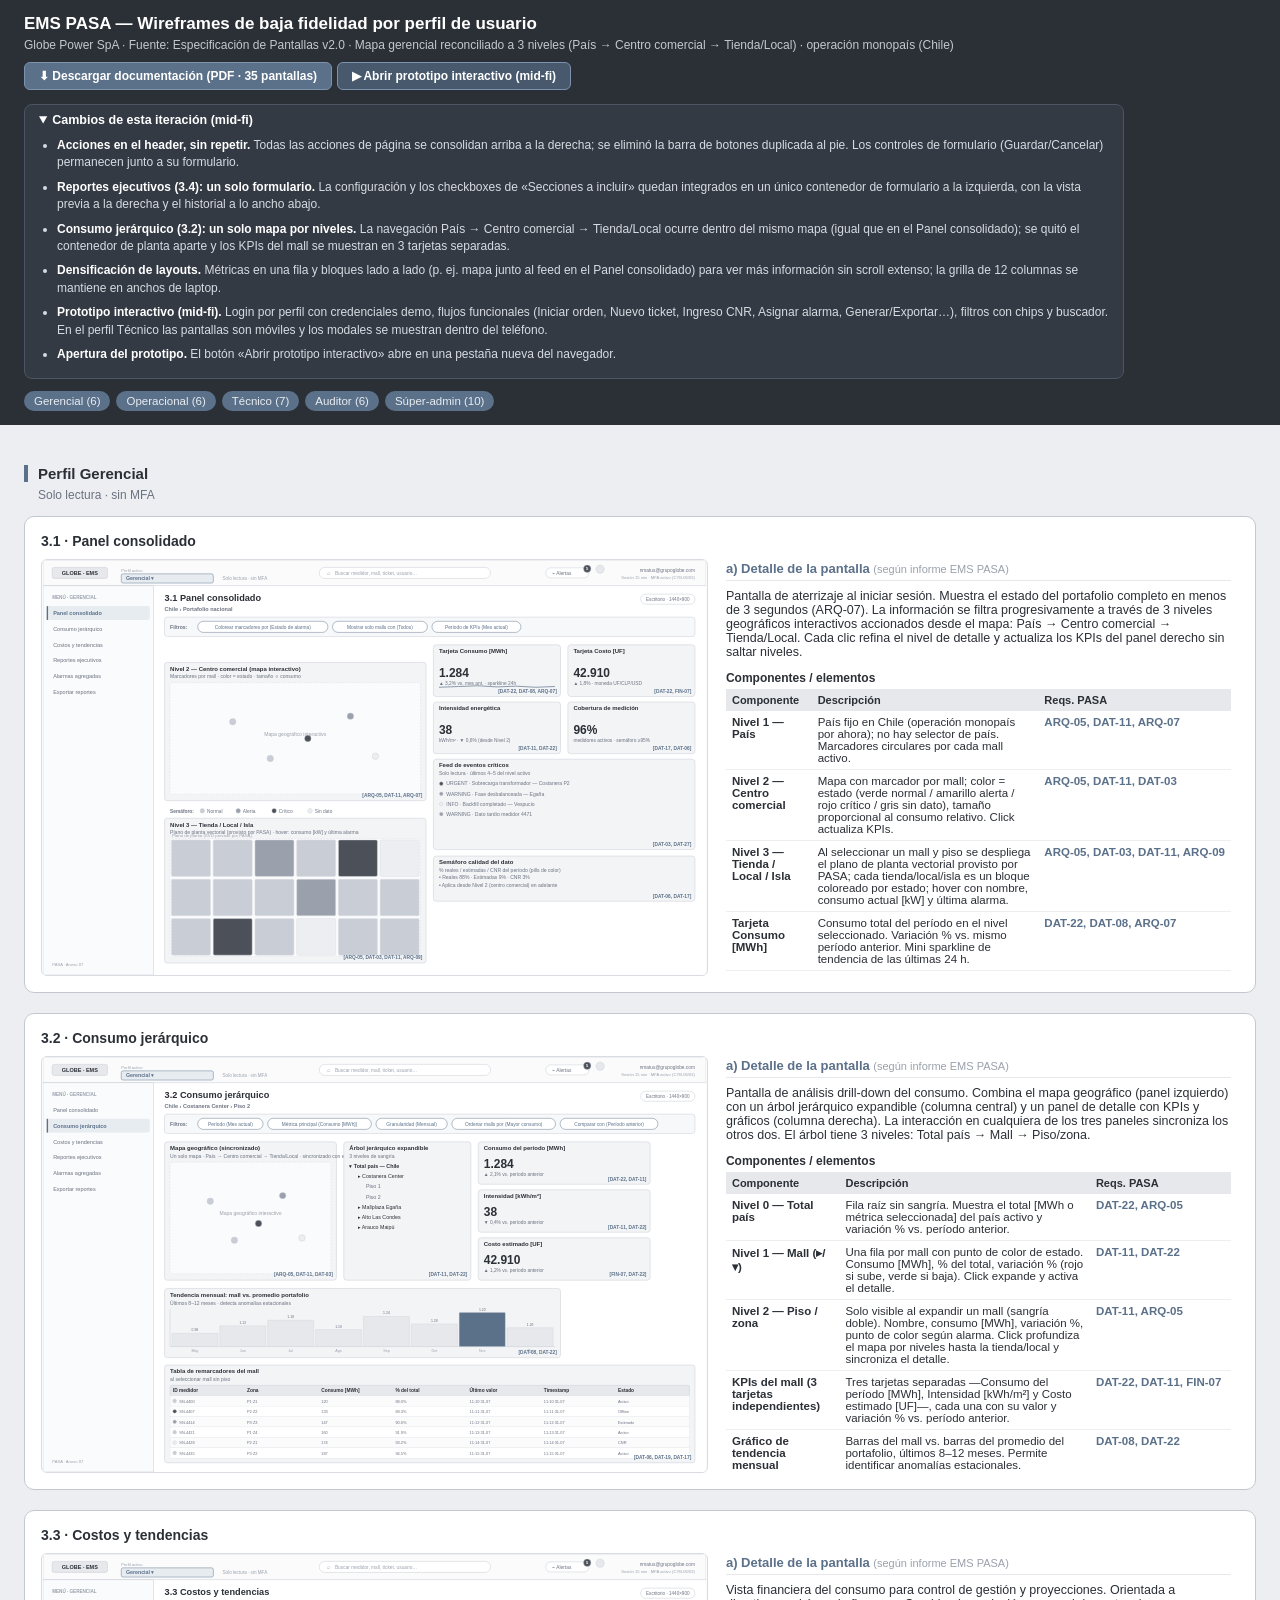
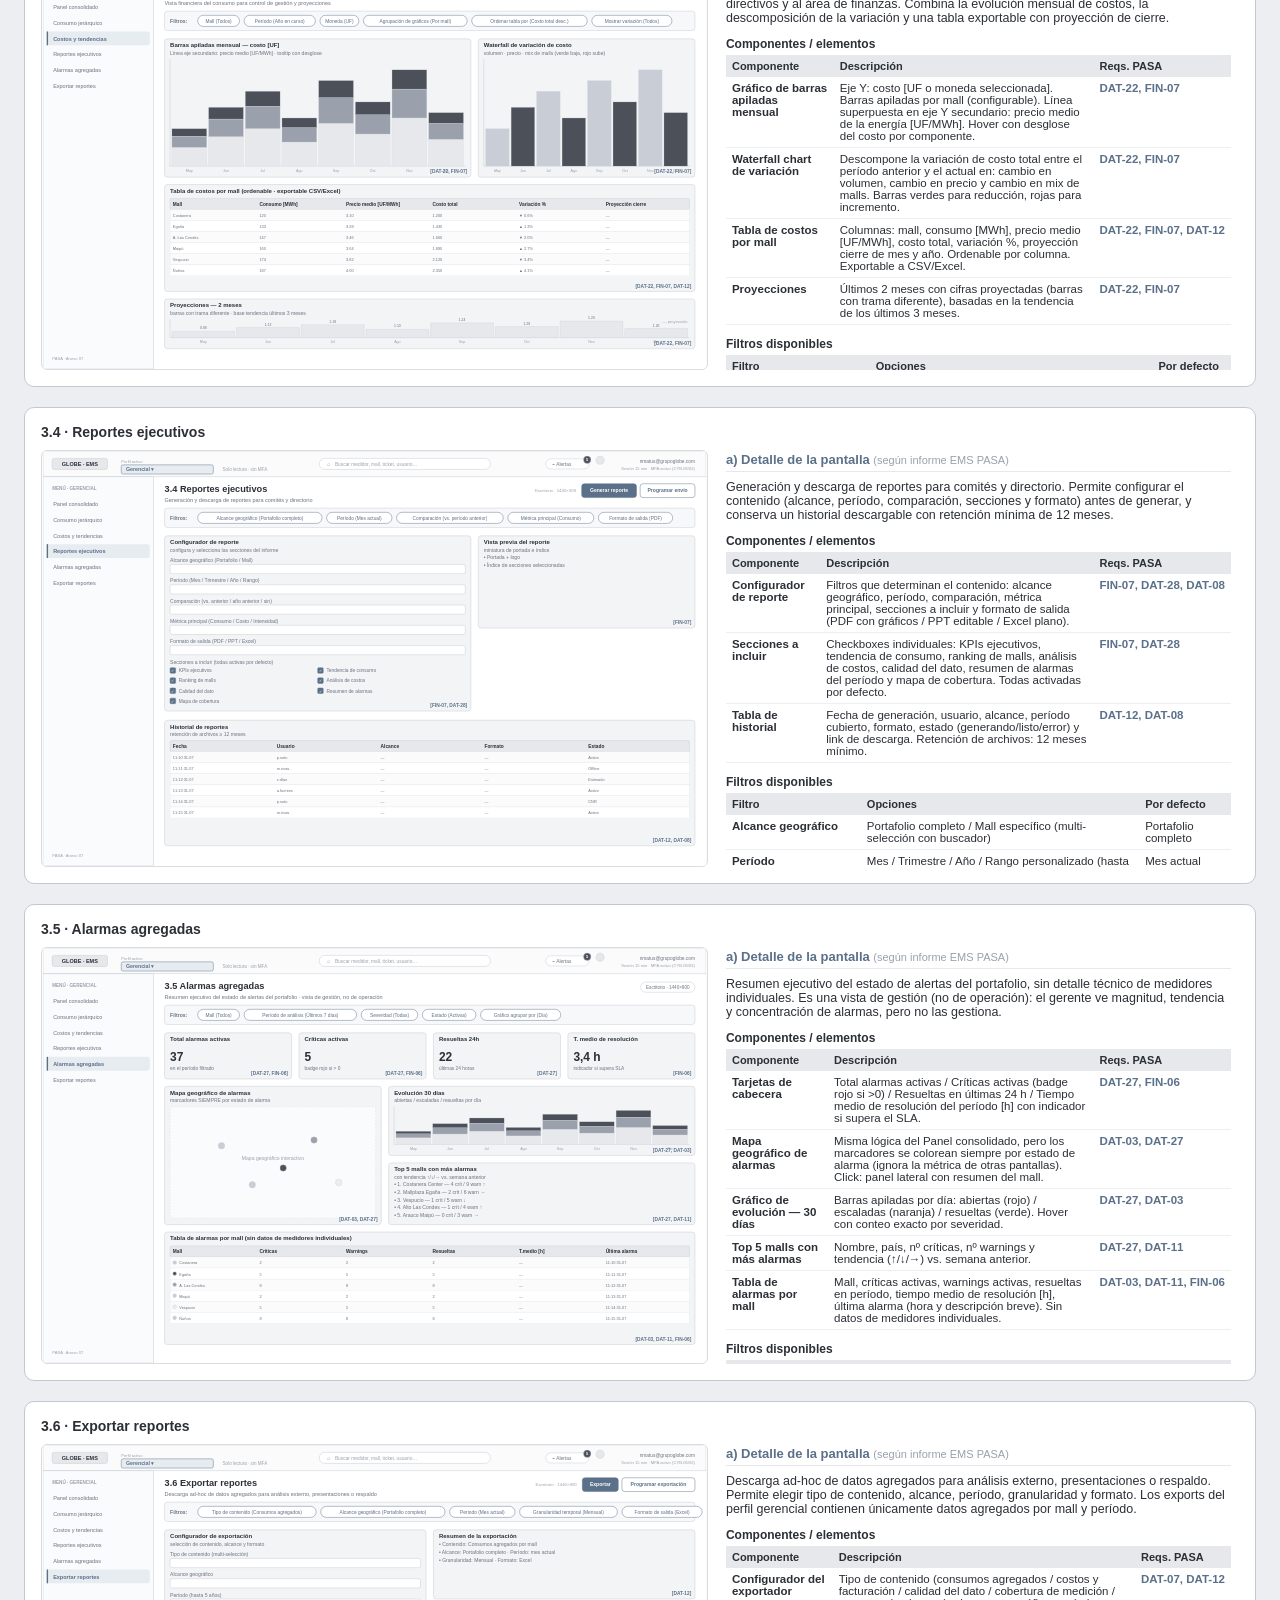
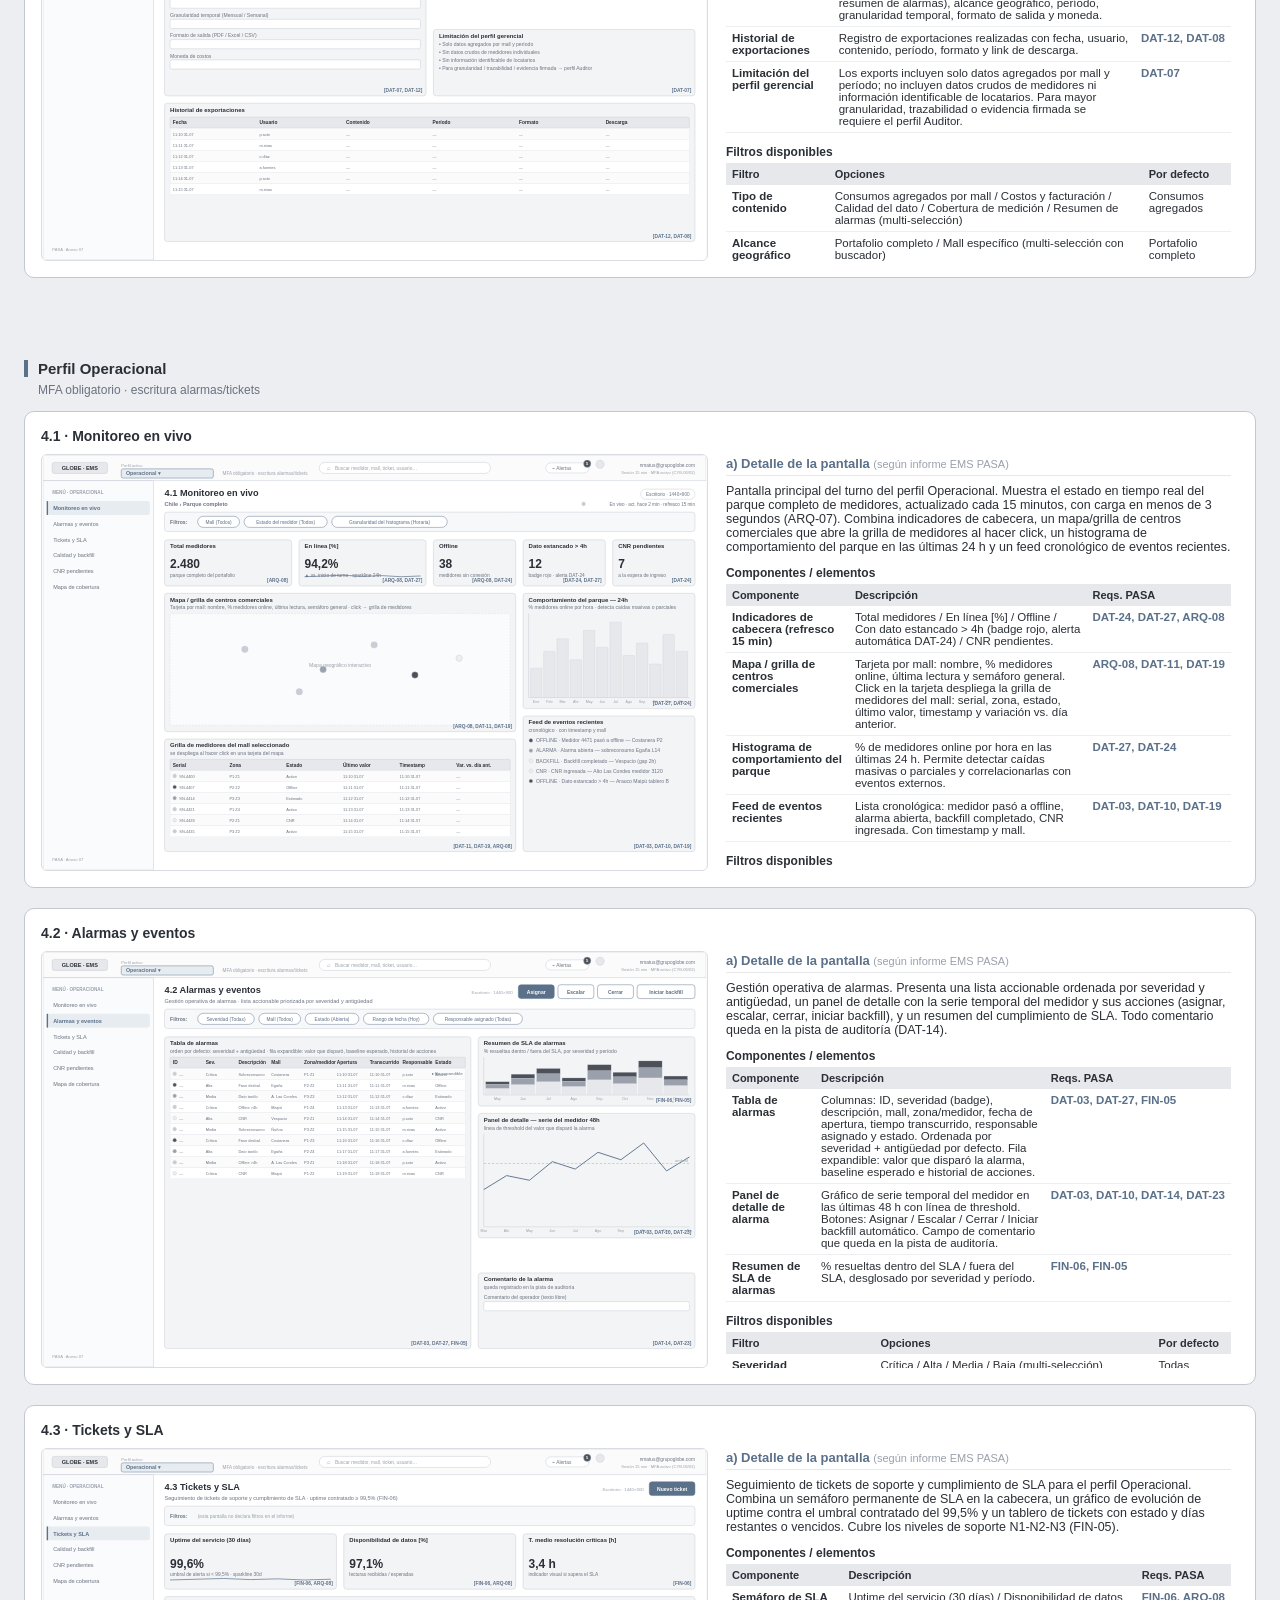
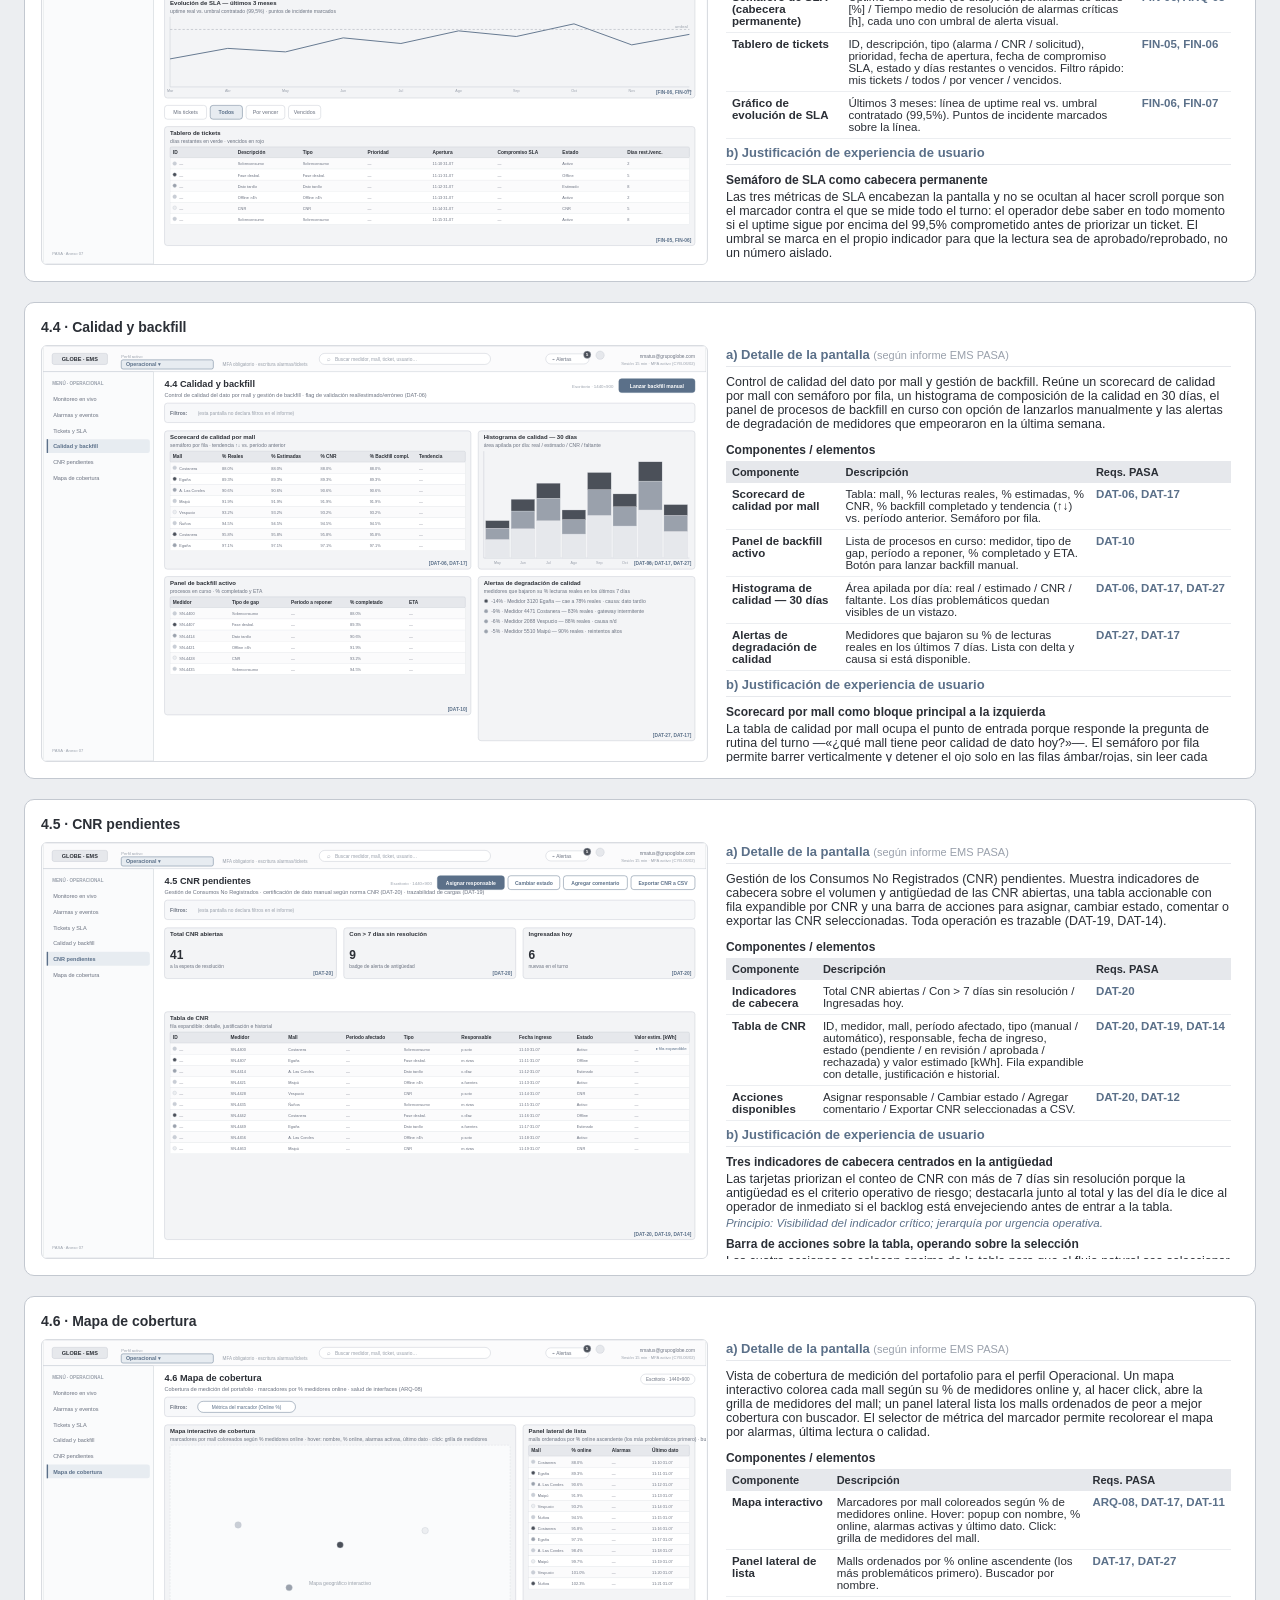
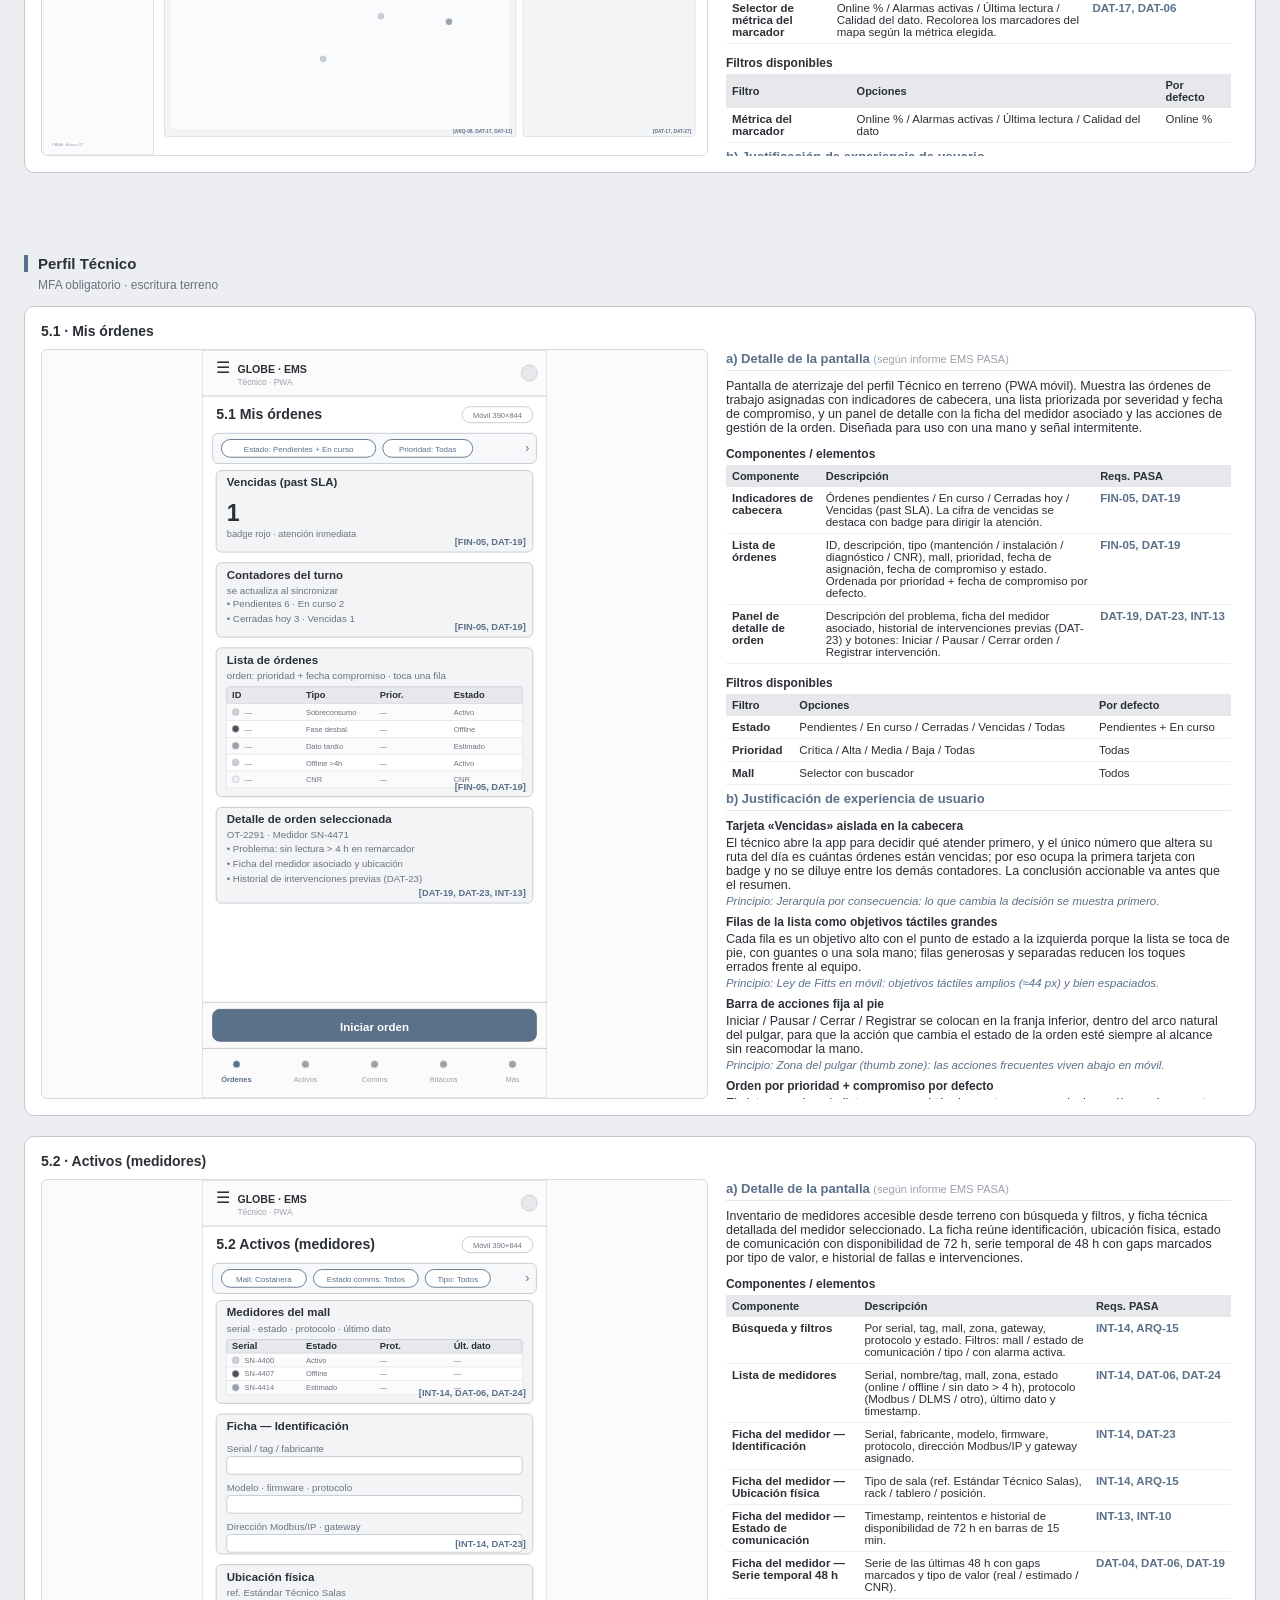
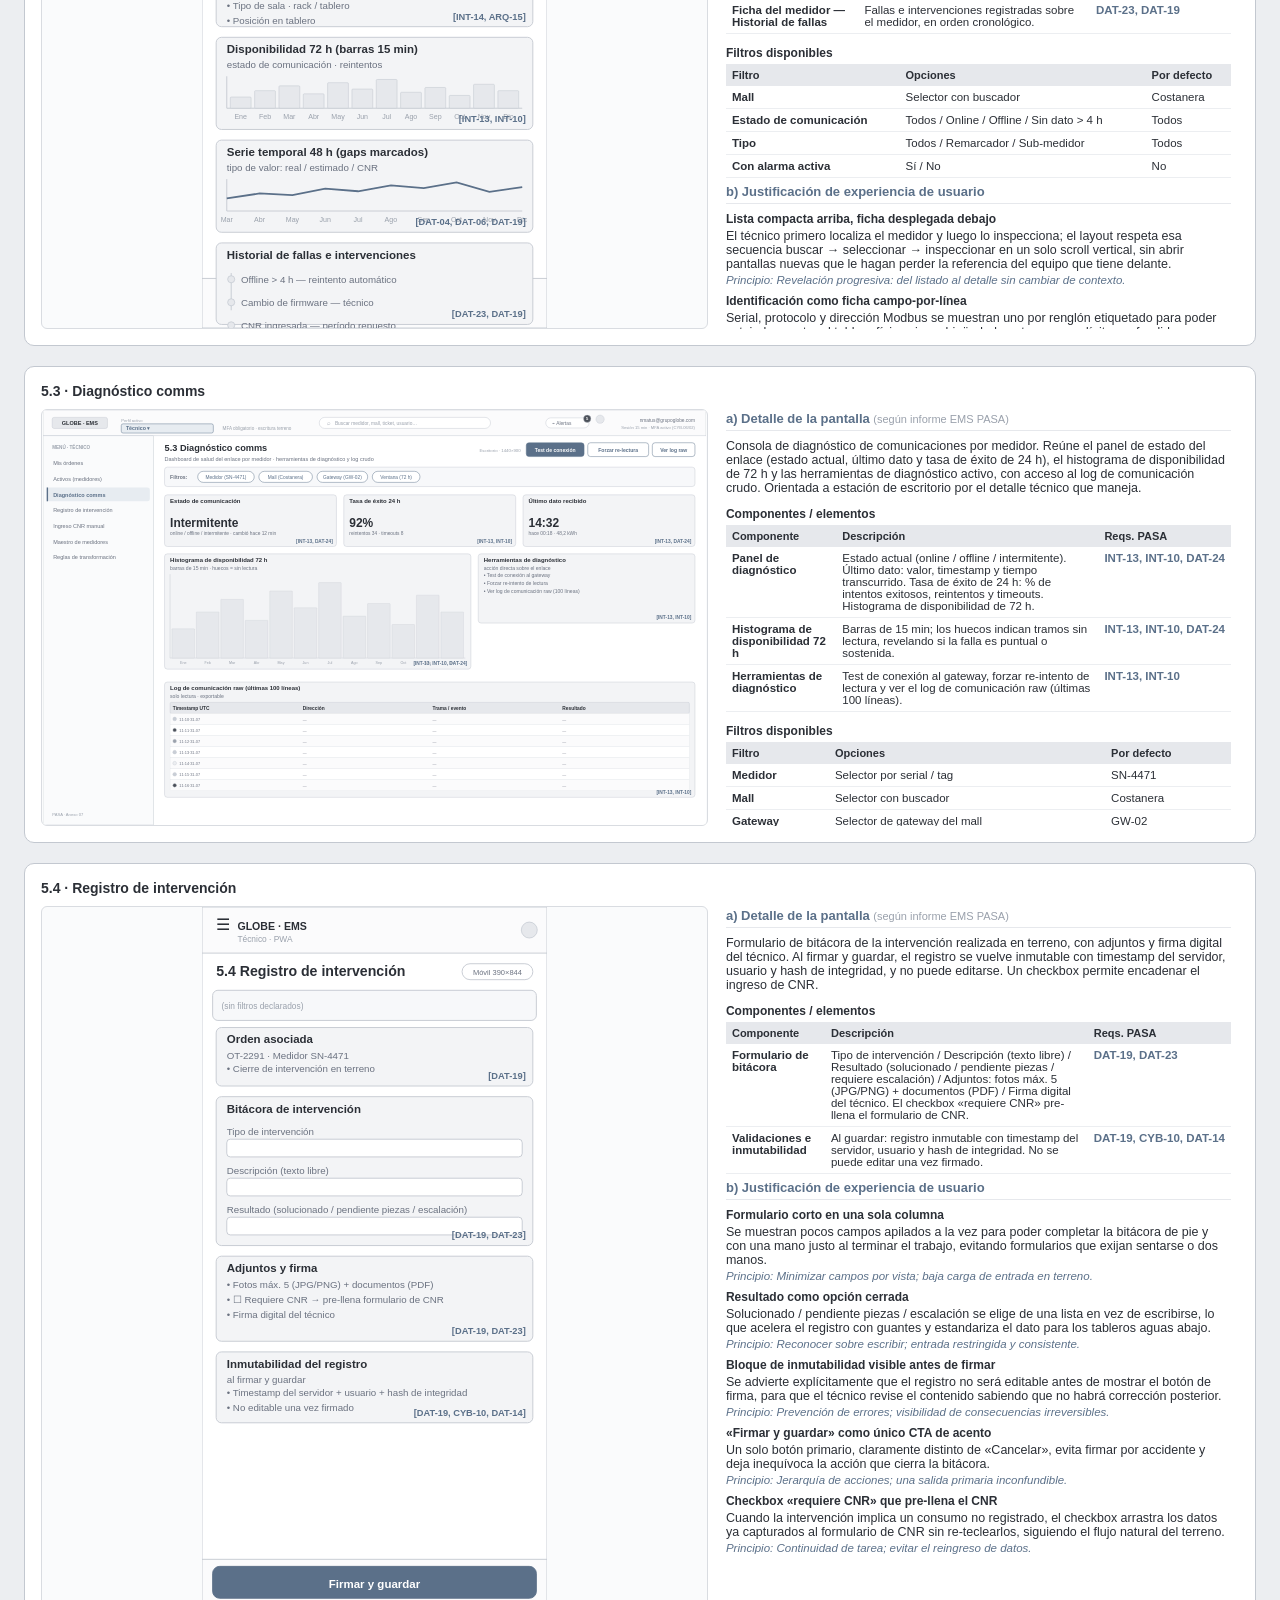
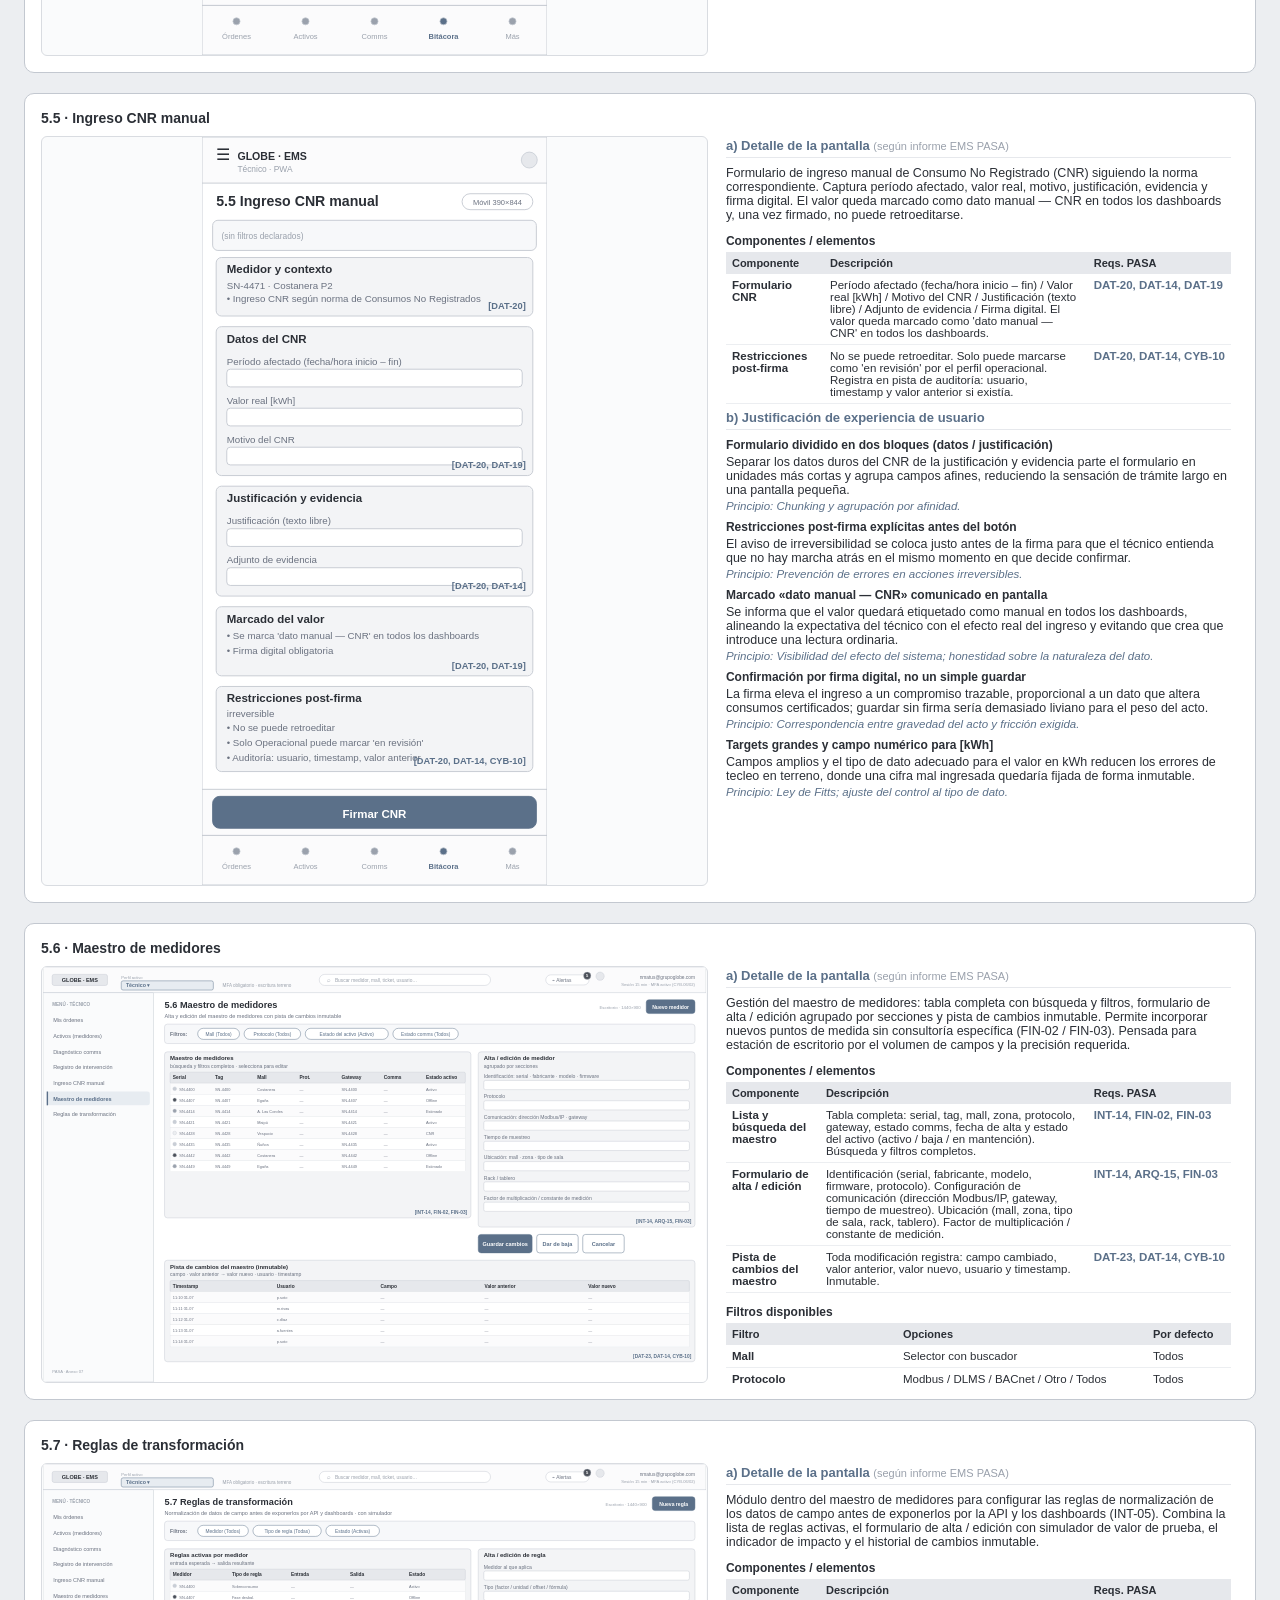
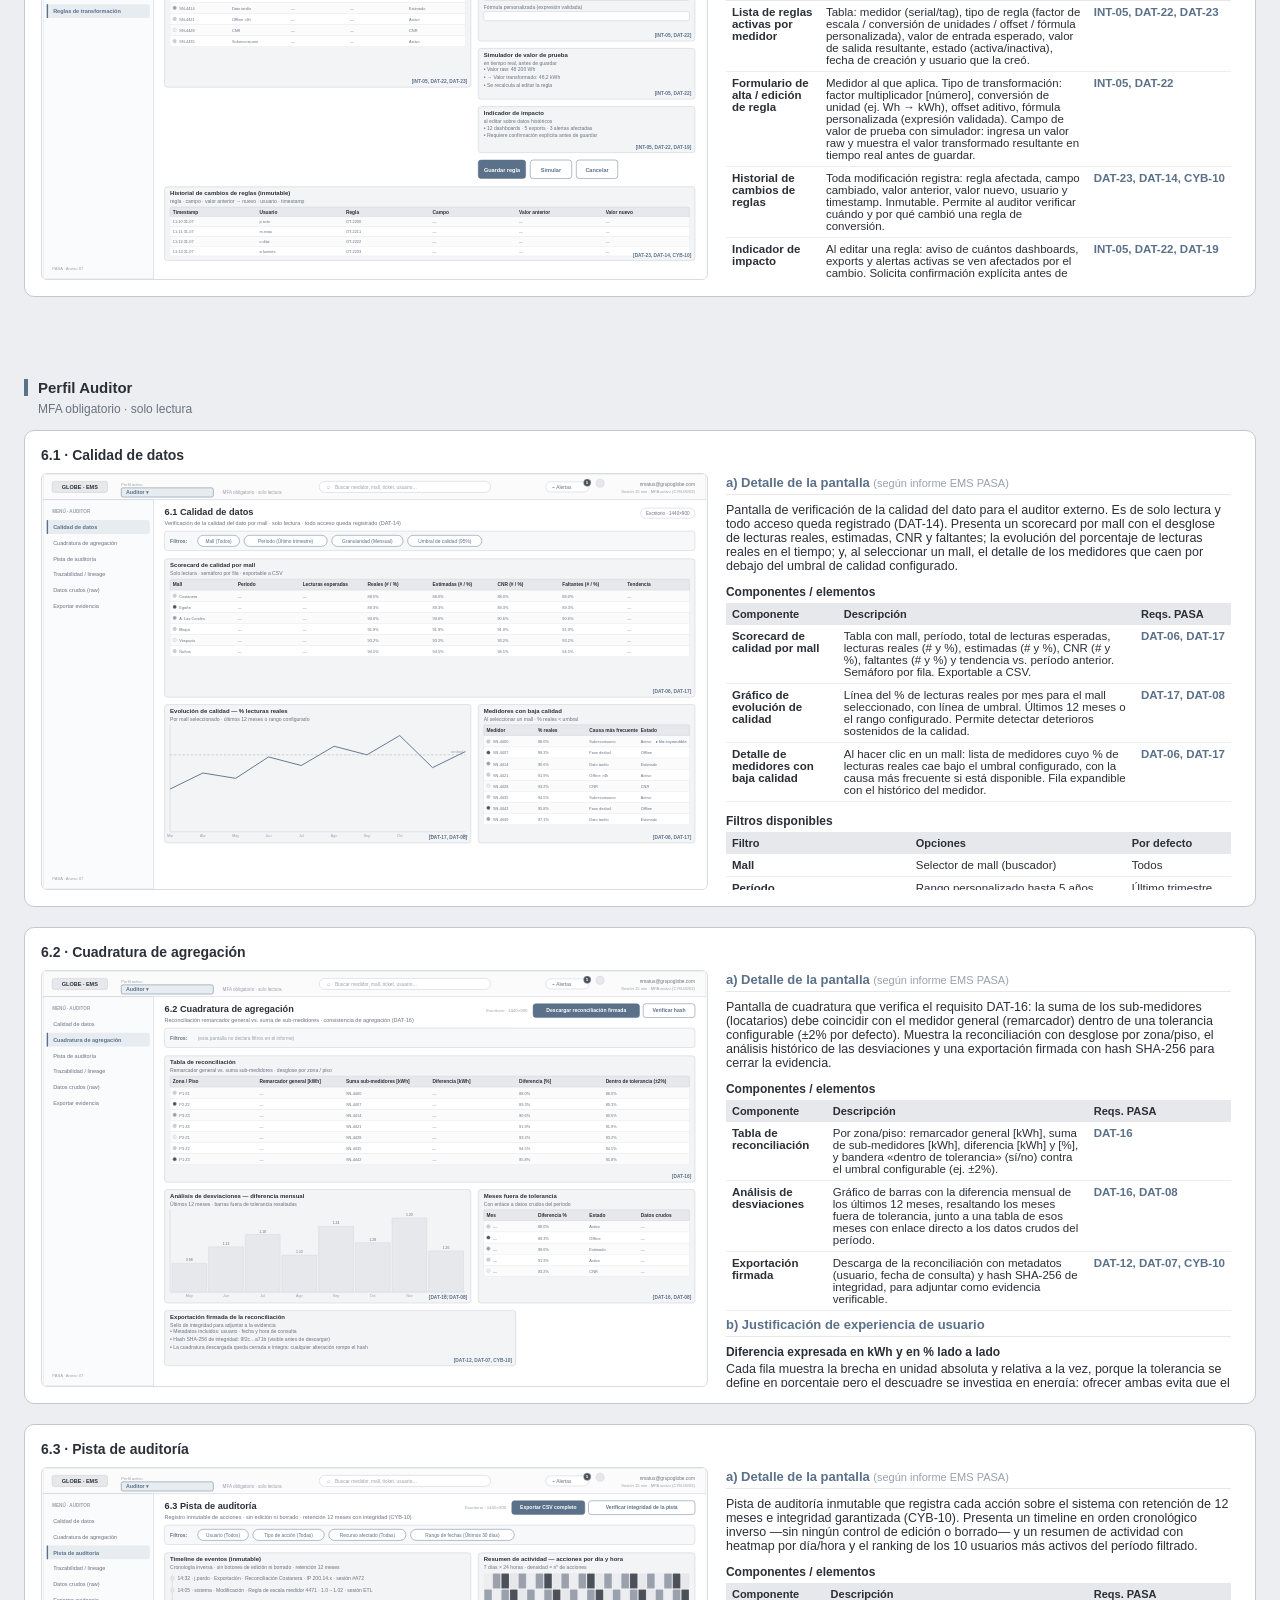
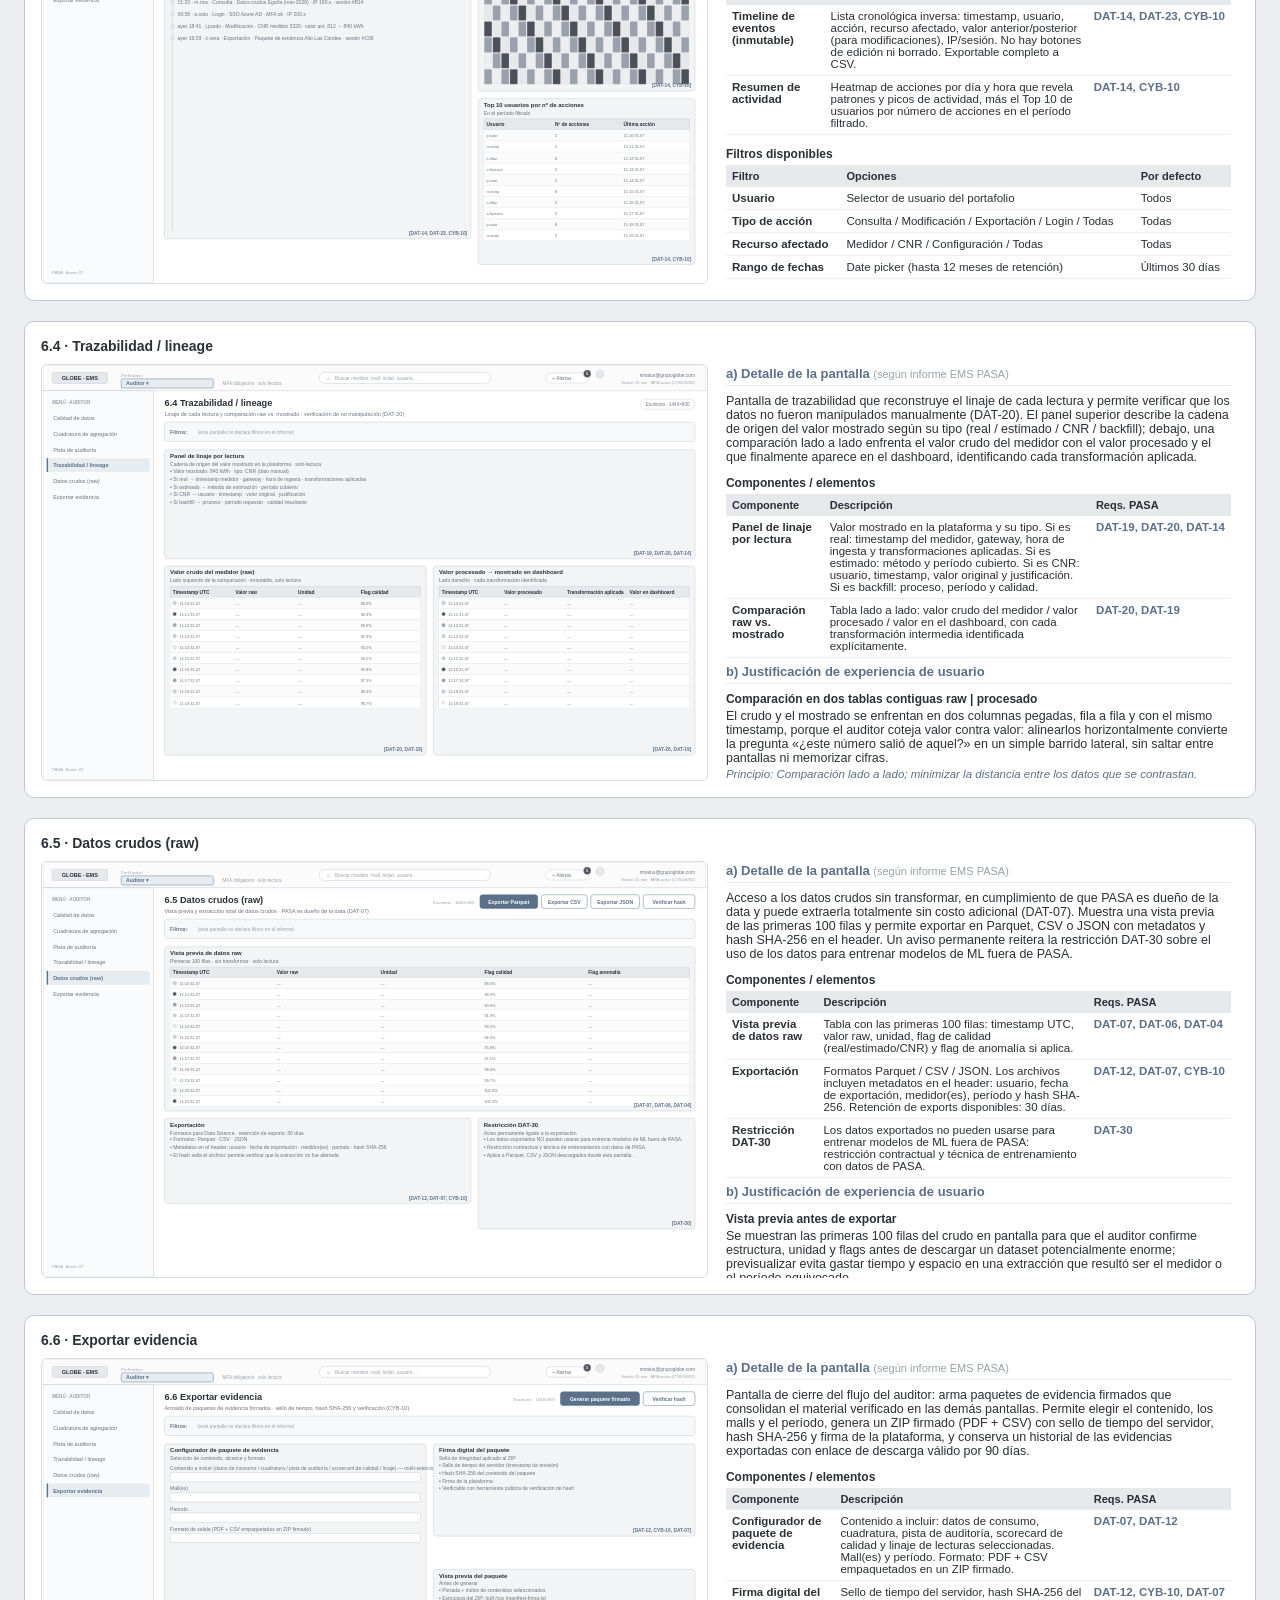
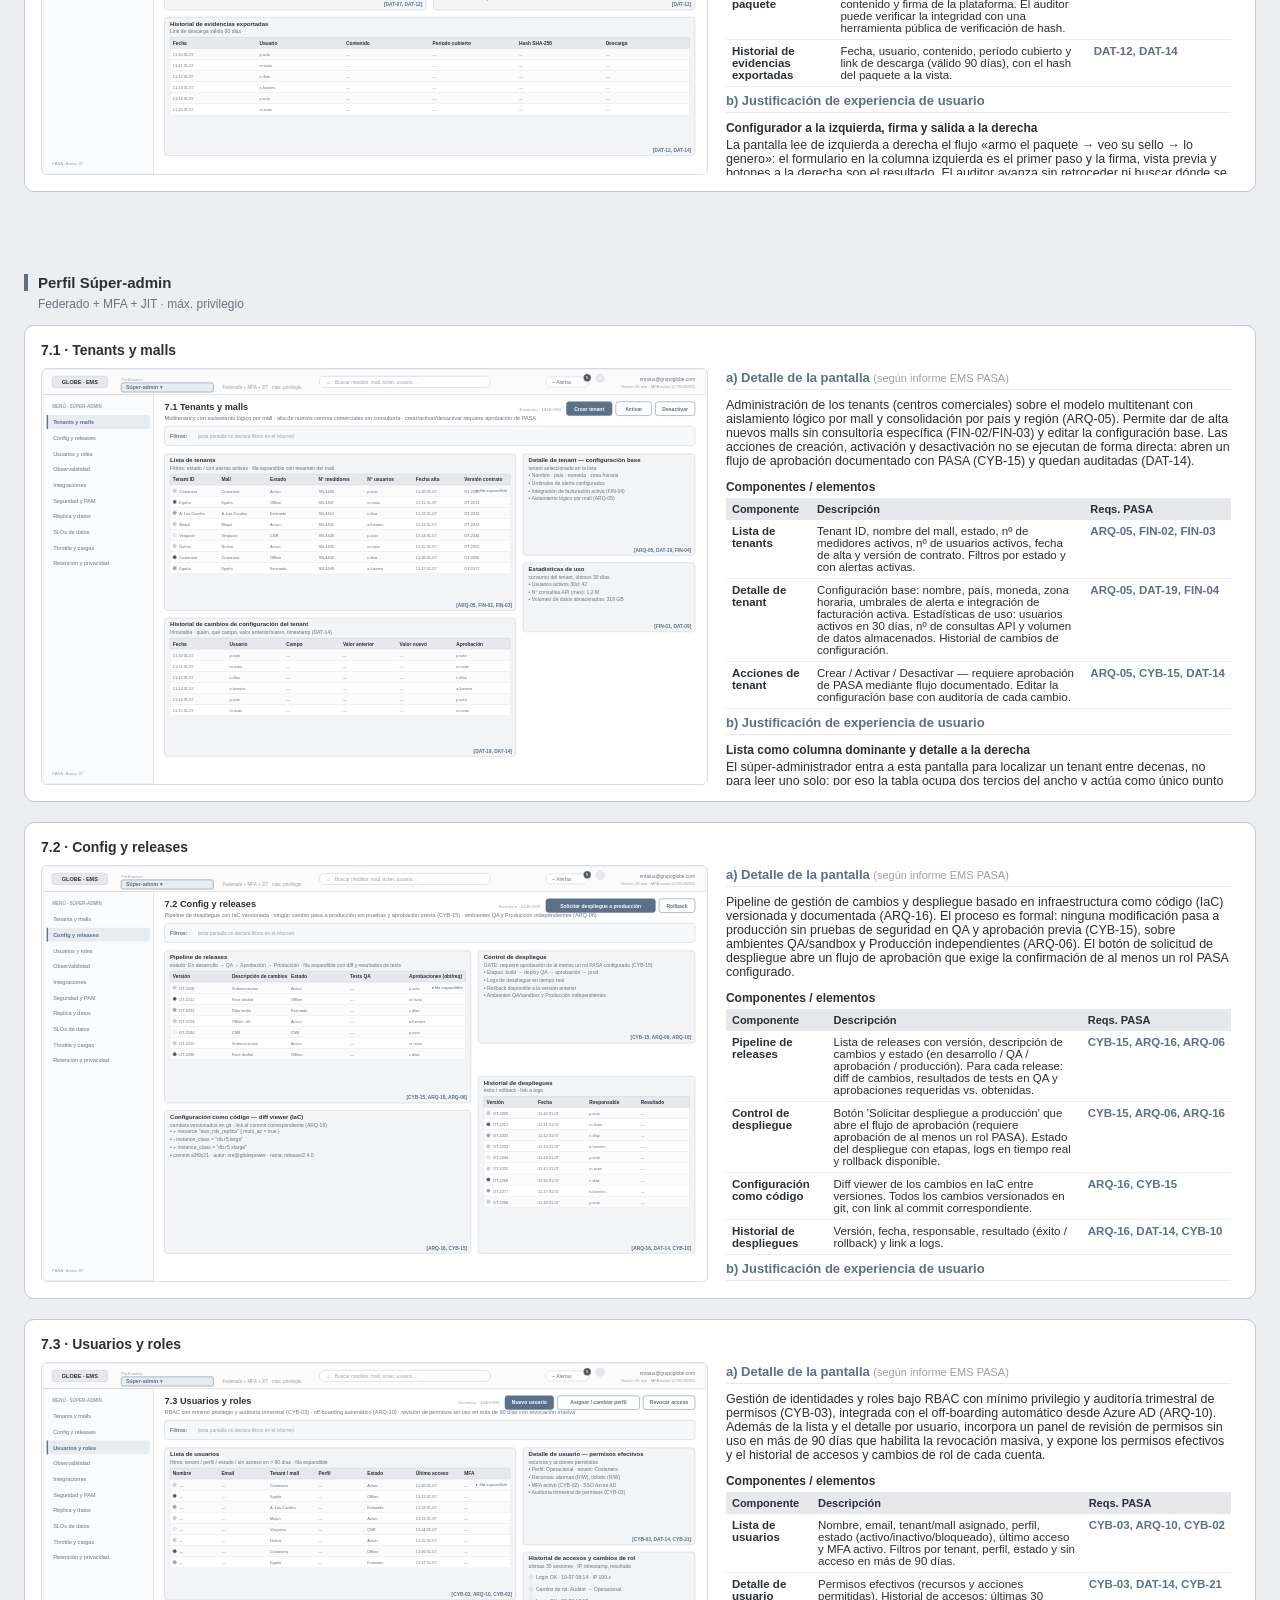
<file: index.html>
<!doctype html><html lang="es"><head><meta charset="utf-8">
<title>EMS PASA — Wireframes low-fi por perfil</title>
<style>
*{box-sizing:border-box}html,body{width:100%;max-width:none}body{margin:0;font-family:'Segoe UI',Arial,sans-serif;color:#2b2f36;background:#eceef1}
header.top{position:sticky;top:0;z-index:10;background:#2b2f36;color:#fff;padding:14px 24px}
header.top h1{margin:0;font-size:17px} header.top p{margin:4px 0 10px;font-size:12px;color:#c3c8d0}
nav.anchors{display:flex;flex-wrap:wrap;gap:6px}
nav.anchors a{font-size:11.5px;color:#e7ecf1;background:#5b7089;padding:4px 10px;border-radius:12px;text-decoration:none}
nav.anchors a:hover{background:#6d84a0}
header.top a.pdf{display:inline-block;margin:0 0 12px;font-size:12px;color:#fff;background:#5b7089;border:1px solid #7d93ad;padding:6px 14px;border-radius:6px;text-decoration:none;font-weight:600}
header.top a.pdf:hover{background:#6d84a0}
details.chlog{margin:2px 0 12px;background:#343a44;border:1px solid #4b5563;border-radius:8px;padding:8px 14px;max-width:1100px}
details.chlog summary{cursor:pointer;font-size:12.5px;font-weight:700;color:#fff}
details.chlog ul{margin:10px 0 4px;padding-left:18px}
details.chlog li{font-size:12px;color:#d7dbe1;margin:0 0 7px;line-height:1.45}
details.chlog li b{color:#fff}
.group{padding:22px 24px}.group h2{font-size:15px;border-left:4px solid #5b7089;padding-left:10px;margin:18px 0 6px;scroll-margin-top:104px}
.group .gmeta{font-size:12px;color:#6b7280;margin:0 0 14px 14px}
.row{display:grid;grid-template-columns:minmax(0,1.3fr) minmax(0,1fr);grid-template-rows:auto auto;column-gap:18px;background:#fff;border:1px solid #c3c8d0;border-radius:10px;padding:16px;margin-bottom:20px;scroll-margin-top:104px}
.rowtitle{grid-column:1 / -1;grid-row:1;margin:0 0 10px;font-size:14px;color:#2b2f36}
.wf{grid-column:1;grid-row:2;aspect-ratio:1440 / 900;max-height:calc(100vh - 150px);width:100%;display:flex;align-items:center;justify-content:center;background:#fafbfc;border:1px solid #d9dce1;border-radius:6px;overflow:hidden}
.wf.wf-mob{aspect-ratio:390 / 844}
.wf img{max-width:100%;max-height:100%;width:auto;height:auto;object-fit:contain}
.detail{grid-column:2;grid-row:2;align-self:start;font-size:12.5px;overflow-y:auto;overflow-x:hidden;min-height:0;max-height:calc(100vh - 150px);padding-right:8px}
.detail h4{margin:2px 0 8px;font-size:13px;color:#5b7089;border-bottom:1px solid #e6e8ec;padding-bottom:4px}
.detail .src{font-weight:normal;color:#9aa1ac;font-size:11px}
.detail p.desc{margin:0 0 10px}.detail p.lbl{font-weight:700;margin:12px 0 4px;font-size:12px}
.detail table{width:100%;border-collapse:collapse;margin-bottom:6px}
.detail th{background:#e6e8ec;text-align:left;padding:5px 6px;font-size:11px}
.detail td{border-bottom:1px solid #eceef1;padding:5px 6px;font-size:11.5px;vertical-align:top}
.detail td.req,.detail .req{color:#5b7089;font-weight:600;white-space:nowrap}
.detail .ux{margin:8px 0}.detail .uxc{font-weight:700;margin:0 0 2px;font-size:12px}
.detail .ux p{margin:0 0 3px}.detail .prin{color:#5b7089;font-style:italic;font-size:11.5px}
@media(max-width:860px){.row{grid-template-columns:1fr;grid-template-rows:auto auto auto}.rowtitle{grid-column:1}.wf{grid-column:1;grid-row:2;aspect-ratio:auto;max-height:56vh}.wf img{max-height:56vh}.detail{grid-column:1;grid-row:3;max-height:82vh}}
</style></head><body>
<header class="top"><h1>EMS PASA — Wireframes de baja fidelidad por perfil de usuario</h1>
<p>Globe Power SpA · Fuente: Especificación de Pantallas v2.0 · Mapa gerencial reconciliado a 3 niveles (País → Centro comercial → Tienda/Local) · operación monopaís (Chile)</p>
<a class="pdf" href="EMS_PASA_wireframes.pdf" target="_blank" rel="noopener">⬇ Descargar documentación (PDF · 35 pantallas)</a>
<a class="pdf" href="prototipo/" target="_blank" rel="noopener" style="background:#48596e">▶ Abrir prototipo interactivo (mid-fi)</a>
<details class="chlog" open><summary>Cambios de esta iteración (mid-fi)</summary><ul>
<li><b>Acciones en el header, sin repetir.</b> Todas las acciones de página se consolidan arriba a la derecha; se eliminó la barra de botones duplicada al pie. Los controles de formulario (Guardar/Cancelar) permanecen junto a su formulario.</li>
<li><b>Reportes ejecutivos (3.4): un solo formulario.</b> La configuración y los checkboxes de «Secciones a incluir» quedan integrados en un único contenedor de formulario a la izquierda, con la vista previa a la derecha y el historial a lo ancho abajo.</li>
<li><b>Consumo jerárquico (3.2): un solo mapa por niveles.</b> La navegación País → Centro comercial → Tienda/Local ocurre dentro del mismo mapa (igual que en el Panel consolidado); se quitó el contenedor de planta aparte y los KPIs del mall se muestran en 3 tarjetas separadas.</li>
<li><b>Densificación de layouts.</b> Métricas en una fila y bloques lado a lado (p. ej. mapa junto al feed en el Panel consolidado) para ver más información sin scroll extenso; la grilla de 12 columnas se mantiene en anchos de laptop.</li>
<li><b>Prototipo interactivo (mid-fi).</b> Login por perfil con credenciales demo, flujos funcionales (Iniciar orden, Nuevo ticket, Ingreso CNR, Asignar alarma, Generar/Exportar…), filtros con chips y buscador. En el perfil Técnico las pantallas son móviles y los modales se muestran dentro del teléfono.</li>
<li><b>Apertura del prototipo.</b> El botón «Abrir prototipo interactivo» abre en una pestaña nueva del navegador.</li>
</ul></details>
<nav class="anchors">
<a href="#gerencial">Gerencial (6)</a>
<a href="#operacional">Operacional (6)</a>
<a href="#tecnico">Técnico (7)</a>
<a href="#auditor">Auditor (6)</a>
<a href="#super-admin">Súper-admin (10)</a>
</nav></header>
<section class="group" id="gerencial"><h2>Perfil Gerencial</h2>
<p class="gmeta">Solo lectura · sin MFA</p>
<div class="row" id="3.1-panel-consolidado"><h3 class="rowtitle">3.1 · Panel consolidado</h3><div class="wf"><img src="01-gerencial/3.1-panel-consolidado.svg" alt="Wireframe 3.1"></div>
<div class="detail">
<h4>a) Detalle de la pantalla <span class="src">(según informe EMS PASA)</span></h4>
<p class="desc">Pantalla de aterrizaje al iniciar sesión. Muestra el estado del portafolio completo en menos de 3 segundos (ARQ-07). La información se filtra progresivamente a través de 3 niveles geográficos interactivos accionados desde el mapa: País → Centro comercial → Tienda/Local. Cada clic refina el nivel de detalle y actualiza los KPIs del panel derecho sin saltar niveles.</p>
<p class="lbl">Componentes / elementos</p><table><thead><tr><th>Componente</th><th>Descripción</th><th>Reqs. PASA</th></tr></thead><tbody>
<tr><td><b>Nivel 1 — País</b></td><td>País fijo en Chile (operación monopaís por ahora); no hay selector de país. Marcadores circulares por cada mall activo.</td><td class="req">ARQ-05, DAT-11, ARQ-07</td></tr>
<tr><td><b>Nivel 2 — Centro comercial</b></td><td>Mapa con marcador por mall; color = estado (verde normal / amarillo alerta / rojo crítico / gris sin dato), tamaño proporcional al consumo relativo. Click actualiza KPIs.</td><td class="req">ARQ-05, DAT-11, DAT-03</td></tr>
<tr><td><b>Nivel 3 — Tienda / Local / Isla</b></td><td>Al seleccionar un mall y piso se despliega el plano de planta vectorial provisto por PASA; cada tienda/local/isla es un bloque coloreado por estado; hover con nombre, consumo actual [kW] y última alarma.</td><td class="req">ARQ-05, DAT-03, DAT-11, ARQ-09</td></tr>
<tr><td><b>Tarjeta Consumo [MWh]</b></td><td>Consumo total del período en el nivel seleccionado. Variación % vs. mismo período anterior. Mini sparkline de tendencia de las últimas 24 h.</td><td class="req">DAT-22, DAT-08, ARQ-07</td></tr>
<tr><td><b>Tarjeta Costo [UF]</b></td><td>Costo acumulado del período. Variación % vs. período anterior. Moneda seleccionable (UF/CLP/USD) según país del nivel activo.</td><td class="req">DAT-22, FIN-07</td></tr>
<tr><td><b>Tarjeta Intensidad energética</b></td><td>Consumo / superficie arrendada [kWh/m²]. Variación % vs. período anterior. Aplica desde Nivel 2 (mall) en adelante.</td><td class="req">DAT-11, DAT-22</td></tr>
<tr><td><b>Tarjeta Cobertura de medición</b></td><td>% de medidores activos / total esperado. Semáforo: verde ≥95%, amarillo 85–95%, rojo &lt;85%.</td><td class="req">DAT-17, DAT-06</td></tr>
<tr><td><b>Feed de eventos críticos</b></td><td>Lista de los últimos 4–5 eventos del nivel activo: severidad (URGENT/WARNING/INFO), hora, descripción breve, zona afectada. Solo lectura en este perfil.</td><td class="req">DAT-03, DAT-27</td></tr>
<tr><td><b>Semáforo calidad del dato</b></td><td>% lecturas reales / estimadas / CNR del período activo, en pills de color. Aplica desde Nivel 2.</td><td class="req">DAT-06, DAT-17</td></tr>
<tr><td><b>Sistema de colores de estado</b></td><td>Consistente en todos los niveles y perfiles: verde = operación normal; amarillo = WARNING (sobreconsumo leve, calidad degradada, fase desbalanceada); rojo = alarma crítica (sobrecarga, medidor offline &gt;4 h); gris = sin dato.</td><td class="req">DAT-06, DAT-03, DAT-27</td></tr>
</tbody></table>
<p class="lbl">Filtros disponibles</p><table><thead><tr><th>Filtro</th><th>Opciones</th><th>Por defecto</th></tr></thead><tbody>
<tr><td><b>Colorear marcadores por</b></td><td>Estado de alarma / Consumo actual [kW] / Variación consumo % / Cobertura de medición %</td><td>Estado de alarma</td></tr>
<tr><td><b>Mostrar solo malls con</b></td><td>Todos / Alarma crítica activa / Alerta warning activa / Sin datos</td><td>Todos</td></tr>
<tr><td><b>Período de KPIs</b></td><td>Hoy / Mes actual / Trimestre / Últimos 12 meses / Rango personalizado</td><td>Mes actual</td></tr>
</tbody></table>
<h4>b) Justificación de experiencia de usuario</h4>
<div class="ux"><p class="uxc">Distribución densa: métricas en fila y mapa junto al feed</p><p>Las cuatro tarjetas de KPI se alinean en una sola fila superior y el mapa por niveles comparte fila con el feed de eventos críticos, de modo que cifras, geografía y eventos se leen en un solo golpe de vista, sin desplazarse. Reduce el scroll y refuerza la lectura de la pantalla de aterrizaje en &lt; 3 s (ARQ-07).</p>
<p class="prin">Principio: Máxima información por pantalla; jerarquía visual; economía de scroll.</p>
</div>
<div class="ux"><p class="uxc">Mapa como único punto de entrada (superior-izquierda)</p><p>El gerente abre esta pantalla para responder una sola pregunta: «¿dónde hay un problema en mi portafolio?». Por eso el mapa ocupa el cuadrante de mayor peso visual —arranque del recorrido de lectura en F— y no una columna lateral: la ubicación geográfica del riesgo es el primer dato que busca, y los marcadores de color le permiten localizar el mall crítico sin leer una sola cifra.</p>
<p class="prin">Principio: Patrón de lectura en F y jerarquía visual: lo urgente ocupa el punto de entrada.</p>
</div>
<div class="ux"><p class="uxc">Retícula 2×2 de tarjetas KPI a la derecha</p><p>Consumo, costo, intensidad y cobertura se agrupan pegadas entre sí a la derecha del mapa porque el gerente las lee como un solo bloque de «salud del portafolio», no una por una. Alinearlas a la grilla permite comparar sus variaciones % con un barrido vertical del ojo; dispersarlas obligaría a rastrearlas y rompería la lectura en 3 segundos exigida por ARQ-07.</p>
<p class="prin">Principio: Proximidad (Gestalt) y ley de proximidad para agrupar métricas afines.</p>
</div>
<div class="ux"><p class="uxc">Semáforo de color en lugar de texto de estado</p><p>El estado se codifica primero con color y forma y solo después con texto, porque este perfil escanea decenas de malls en segundos y el color se procesa de forma pre-atenta —más rápido que leer la palabra «crítico»—. Se añade letra y una leyenda fija para no depender únicamente del color y cumplir accesibilidad.</p>
<p class="prin">Principio: Codificación pre-atenta del color; regla de no-solo-color (accesibilidad).</p>
</div>
<div class="ux"><p class="uxc">Feed de eventos sin botones de acción</p><p>El feed se ubica debajo de las tarjetas, como información de contexto de segundo nivel, y se muestra en solo lectura: el gerente no gestiona alarmas —eso pertenece al perfil Operacional—, así que se omiten los botones para no ofrecer una acción que el rol no posee y evitar errores de expectativa.</p>
<p class="prin">Principio: Correspondencia entre rol y affordance; el diseño no promete lo que el permiso no permite.</p>
</div>
<div class="ux"><p class="uxc">Drill-down progresivo de 3 niveles</p><p>La navegación nunca salta niveles (País→Mall→Local): cada clic refina en el mismo lugar y conserva el panel de KPIs a la vista, de modo que el gerente no tiene que recordar dónde estaba. Reducir de 6 a 3 niveles acorta la ruta a la información que este perfil realmente consulta (portafolio y mall), sin obligarlo a atravesar región/ciudad/comuna.</p>
<p class="prin">Principio: Reconocer antes que recordar; minimizar la carga en memoria de trabajo.</p>
</div>
<div class="ux"><p class="uxc">Barra de filtros única y persistente</p><p>Los cuatro filtros globales viven en una sola barra sobre el contenido, mostrando su valor por defecto entre paréntesis, para que el gerente sepa exactamente qué está viendo sin abrir menús y para que el patrón sea idéntico en todas las pantallas del perfil.</p>
<p class="prin">Principio: Consistencia entre pantallas y visibilidad del estado del sistema.</p>
</div>
</div>
</div>
<div class="row" id="3.2-consumo-jerarquico"><h3 class="rowtitle">3.2 · Consumo jerárquico</h3><div class="wf"><img src="01-gerencial/3.2-consumo-jerarquico.svg" alt="Wireframe 3.2"></div>
<div class="detail">
<h4>a) Detalle de la pantalla <span class="src">(según informe EMS PASA)</span></h4>
<p class="desc">Pantalla de análisis drill-down del consumo. Combina el mapa geográfico (panel izquierdo) con un árbol jerárquico expandible (columna central) y un panel de detalle con KPIs y gráficos (columna derecha). La interacción en cualquiera de los tres paneles sincroniza los otros dos. El árbol tiene 3 niveles: Total país → Mall → Piso/zona.</p>
<p class="lbl">Componentes / elementos</p><table><thead><tr><th>Componente</th><th>Descripción</th><th>Reqs. PASA</th></tr></thead><tbody>
<tr><td><b>Nivel 0 — Total país</b></td><td>Fila raíz sin sangría. Muestra el total [MWh o métrica seleccionada] del país activo y variación % vs. período anterior.</td><td class="req">DAT-22, ARQ-05</td></tr>
<tr><td><b>Nivel 1 — Mall (▸/▾)</b></td><td>Una fila por mall con punto de color de estado. Consumo [MWh], % del total, variación % (rojo si sube, verde si baja). Click expande y activa el detalle.</td><td class="req">DAT-11, DAT-22</td></tr>
<tr><td><b>Nivel 2 — Piso / zona</b></td><td>Solo visible al expandir un mall (sangría doble). Nombre, consumo [MWh], variación %, punto de color según alarma. Click profundiza el mapa por niveles hasta la tienda/local y sincroniza el detalle.</td><td class="req">DAT-11, ARQ-05</td></tr>
<tr><td><b>KPIs del mall (3 tarjetas independientes)</b></td><td>Tres tarjetas separadas —Consumo del período [MWh], Intensidad [kWh/m²] y Costo estimado [UF]—, cada una con su valor y variación % vs. período anterior.</td><td class="req">DAT-22, DAT-11, FIN-07</td></tr>
<tr><td><b>Gráfico de tendencia mensual</b></td><td>Barras del mall vs. barras del promedio del portafolio, últimos 8–12 meses. Permite identificar anomalías estacionales.</td><td class="req">DAT-08, DAT-22</td></tr>
<tr><td><b>Tabla de remarcadores</b></td><td>Al seleccionar el mall (sin piso): ID medidor, zona, consumo [MWh], % del total, último valor, timestamp y estado (activo/offline/CNR/estimado).</td><td class="req">DAT-06, DAT-19, DAT-17</td></tr>
</tbody></table>
<p class="lbl">Filtros disponibles</p><table><thead><tr><th>Filtro</th><th>Opciones</th><th>Por defecto</th></tr></thead><tbody>
<tr><td><b>Período</b></td><td>Mes actual / Trimestre / Año en curso / Últimos 12 meses / Rango personalizado (hasta 5 años)</td><td>Mes actual</td></tr>
<tr><td><b>Métrica principal</b></td><td>Consumo [MWh] / Costo [UF o moneda] / Intensidad [kWh/m²] / Demanda máxima [kW]</td><td>Consumo [MWh]</td></tr>
<tr><td><b>Granularidad temporal</b></td><td>Mensual / Semanal</td><td>Mensual</td></tr>
<tr><td><b>Ordenar malls por</b></td><td>Mayor consumo / Mayor costo / Mayor variación % / Nombre A-Z</td><td>Mayor consumo</td></tr>
<tr><td><b>Mostrar solo malls con</b></td><td>Todos / Alarma crítica / Variación &gt; X% / Sin datos completos</td><td>Todos</td></tr>
<tr><td><b>Comparar con</b></td><td>Período anterior / Mismo período año anterior / Promedio del portafolio</td><td>Período anterior</td></tr>
<tr><td><b>Moneda de costos</b></td><td>UF / CLP / USD</td><td>UF</td></tr>
</tbody></table>
<h4>b) Justificación de experiencia de usuario</h4>
<div class="ux"><p class="uxc">Un solo mapa por niveles (sin contenedor de planta aparte)</p><p>La navegación País → Centro comercial → Tienda/Local ocurre dentro del mismo mapa con drill-down, igual que en el Panel consolidado, en vez de mostrar el nivel de piso en un contenedor separado. Así el gerente no ve el mismo objeto de análisis partido en dos tarjetas con niveles de selección distintos: hay una sola fuente de verdad espacial y un único modelo mental de navegación.</p>
<p class="prin">Principio: Consistencia entre pantallas; evitar niveles de selección duplicados en contenedores distintos.</p>
</div>
<div class="ux"><p class="uxc">Tres paneles sincronizados en una vista</p><p>Mapa, árbol y detalle conviven sin pestañas ni modales porque el gerente compara «dónde» (mapa), «cuánto» (árbol) y «por qué» (detalle) en un mismo golpe de vista. Sincronizar los tres al hacer un solo clic elimina la coordinación manual y evita que pierda el hilo del análisis.</p>
<p class="prin">Principio: Múltiples vistas coordinadas; reducir el costo de interacción.</p>
</div>
<div class="ux"><p class="uxc">Árbol expandible en vez de navegación página-a-página</p><p>El árbol se expande in situ (▸/▾) y solo el mall pulsado abre sus pisos; los demás no se mueven. Así el gerente mantiene visible el contexto del portafolio completo mientras profundiza, en lugar de abrir una pantalla nueva y perder la referencia de dónde estaba en la jerarquía.</p>
<p class="prin">Principio: Preservar el contexto; revelación progresiva (progressive disclosure).</p>
</div>
<div class="ux"><p class="uxc">Resaltado en azul-acento de la fila activa</p><p>El único color saturado de la pantalla es el acento sobre la fila seleccionada, que ata visualmente el árbol con lo que muestran el mapa y el detalle. Al reservar el acento para «lo que estás mirando ahora», el resto queda en gris y la atención no se dispersa.</p>
<p class="prin">Principio: Un único foco de atención; economía del color.</p>
</div>
<div class="ux"><p class="uxc">Barra de comparación como filtro, no como gráfico aparte</p><p>«Comparar con» (período anterior / año anterior / promedio del portafolio) es un filtro y no una vista separada porque el gerente casi siempre lee una cifra contra su referencia; incorporarlo al mismo panel evita duplicar pantallas y mantiene la variación % siempre en contexto.</p>
<p class="prin">Principio: Comparación en contexto; consistencia con el resto del perfil.</p>
</div>
<div class="ux"><p class="uxc">Tabla de remarcadores al pie</p><p>El detalle a nivel medidor se coloca al final, en ancho completo y solo cuando se selecciona un mall sin piso: es el dato más granular y el menos frecuente para un gerente, así que ocupa la zona de menor prioridad de lectura pero queda disponible sin cambiar de pantalla.</p>
<p class="prin">Principio: Jerarquía por frecuencia de consulta; lo granular al final del recorrido.</p>
</div>
</div>
</div>
<div class="row" id="3.3-costos-tendencias"><h3 class="rowtitle">3.3 · Costos y tendencias</h3><div class="wf"><img src="01-gerencial/3.3-costos-tendencias.svg" alt="Wireframe 3.3"></div>
<div class="detail">
<h4>a) Detalle de la pantalla <span class="src">(según informe EMS PASA)</span></h4>
<p class="desc">Vista financiera del consumo para control de gestión y proyecciones. Orientada a directivos y al área de finanzas. Combina la evolución mensual de costos, la descomposición de la variación y una tabla exportable con proyección de cierre.</p>
<p class="lbl">Componentes / elementos</p><table><thead><tr><th>Componente</th><th>Descripción</th><th>Reqs. PASA</th></tr></thead><tbody>
<tr><td><b>Gráfico de barras apiladas mensual</b></td><td>Eje Y: costo [UF o moneda seleccionada]. Barras apiladas por mall (configurable). Línea superpuesta en eje Y secundario: precio medio de la energía [UF/MWh]. Hover con desglose del costo por componente.</td><td class="req">DAT-22, FIN-07</td></tr>
<tr><td><b>Waterfall chart de variación</b></td><td>Descompone la variación de costo total entre el período anterior y el actual en: cambio en volumen, cambio en precio y cambio en mix de malls. Barras verdes para reducción, rojas para incremento.</td><td class="req">DAT-22, FIN-07</td></tr>
<tr><td><b>Tabla de costos por mall</b></td><td>Columnas: mall, consumo [MWh], precio medio [UF/MWh], costo total, variación %, proyección cierre de mes y año. Ordenable por columna. Exportable a CSV/Excel.</td><td class="req">DAT-22, FIN-07, DAT-12</td></tr>
<tr><td><b>Proyecciones</b></td><td>Últimos 2 meses con cifras proyectadas (barras con trama diferente), basadas en la tendencia de los últimos 3 meses.</td><td class="req">DAT-22, FIN-07</td></tr>
</tbody></table>
<p class="lbl">Filtros disponibles</p><table><thead><tr><th>Filtro</th><th>Opciones</th><th>Por defecto</th></tr></thead><tbody>
<tr><td><b>Mall</b></td><td>Multi-selección con buscador</td><td>Todos</td></tr>
<tr><td><b>Período</b></td><td>Mes actual / Trimestre / Año en curso / Últimos 12 meses / Rango personalizado</td><td>Año en curso</td></tr>
<tr><td><b>Moneda</b></td><td>UF / CLP / USD (conversión al tipo de cambio del último día disponible)</td><td>UF</td></tr>
<tr><td><b>Agrupación de gráficos</b></td><td>Por mall / Por tipología de mall</td><td>Por mall</td></tr>
<tr><td><b>Ordenar tabla por</b></td><td>Cualquier columna (asc/desc)</td><td>Costo total desc.</td></tr>
<tr><td><b>Mostrar solo malls con variación</b></td><td>Todos / &gt;5% / &gt;10% / &gt;20% (campo numérico)</td><td>Todos</td></tr>
</tbody></table>
<h4>b) Justificación de experiencia de usuario</h4>
<div class="ux"><p class="uxc">Barras apiladas como pieza principal a la izquierda</p><p>La evolución mensual del costo es lo que el área de control de gestión revisa primero, así que ocupa el mayor bloque y el punto de entrada de lectura. Apilar por mall en una sola barra por mes permite ver a la vez el total y su composición sin cambiar de gráfico.</p>
<p class="prin">Principio: Jerarquía visual por frecuencia de uso; densidad informativa controlada.</p>
</div>
<div class="ux"><p class="uxc">Waterfall junto a las barras, no en otra pestaña</p><p>El waterfall responde la pregunta que surge inmediatamente al ver subir el costo: «¿fue volumen, precio o mix?». Colocarlo al lado —no en otra pantalla— permite leer el «cuánto» y el «por qué» en el mismo movimiento ocular, respetando el sentido de lectura izquierda→derecha.</p>
<p class="prin">Principio: Proximidad causa-efecto; patrón de lectura en Z.</p>
</div>
<div class="ux"><p class="uxc">Verde/rojo con dirección explícita en el waterfall</p><p>En finanzas el color por sí solo es ambiguo (¿rojo es malo o es gasto?), por eso cada barra lleva además el signo de la variación; el color acelera el escaneo pero el texto elimina la interpretación errónea de un ahorro como sobrecosto.</p>
<p class="prin">Principio: Redundancia de codificación; prevención de error de interpretación.</p>
</div>
<div class="ux"><p class="uxc">Tabla exportable al pie, en ancho completo</p><p>La tabla es el artefacto que finanzas se lleva a su propio análisis, por eso está al final (cierre del recorrido), abarca todo el ancho para mostrar todas las columnas sin scroll horizontal, y expone el CSV/Excel donde se espera terminar la tarea.</p>
<p class="prin">Principio: Coincidencia con el flujo de trabajo real del usuario; visibilidad de la acción de salida.</p>
</div>
<div class="ux"><p class="uxc">Proyección diferenciada por trama, no por color nuevo</p><p>Las columnas proyectadas usan una trama distinta en vez de un color adicional para no introducir una cuarta categoría cromática que compita con el semáforo; el gerente distingue «dato real» de «estimación» por textura, manteniendo la paleta sobria.</p>
<p class="prin">Principio: Distinción por forma antes que por color; economía de la paleta.</p>
</div>
</div>
</div>
<div class="row" id="3.4-reportes-ejecutivos"><h3 class="rowtitle">3.4 · Reportes ejecutivos</h3><div class="wf"><img src="01-gerencial/3.4-reportes-ejecutivos.svg" alt="Wireframe 3.4"></div>
<div class="detail">
<h4>a) Detalle de la pantalla <span class="src">(según informe EMS PASA)</span></h4>
<p class="desc">Generación y descarga de reportes para comités y directorio. Permite configurar el contenido (alcance, período, comparación, secciones y formato) antes de generar, y conserva un historial descargable con retención mínima de 12 meses.</p>
<p class="lbl">Componentes / elementos</p><table><thead><tr><th>Componente</th><th>Descripción</th><th>Reqs. PASA</th></tr></thead><tbody>
<tr><td><b>Configurador de reporte</b></td><td>Filtros que determinan el contenido: alcance geográfico, período, comparación, métrica principal, secciones a incluir y formato de salida (PDF con gráficos / PPT editable / Excel plano).</td><td class="req">FIN-07, DAT-28, DAT-08</td></tr>
<tr><td><b>Secciones a incluir</b></td><td>Checkboxes individuales: KPIs ejecutivos, tendencia de consumo, ranking de malls, análisis de costos, calidad del dato, resumen de alarmas del período y mapa de cobertura. Todas activadas por defecto.</td><td class="req">FIN-07, DAT-28</td></tr>
<tr><td><b>Tabla de historial</b></td><td>Fecha de generación, usuario, alcance, período cubierto, formato, estado (generando/listo/error) y link de descarga. Retención de archivos: 12 meses mínimo.</td><td class="req">DAT-12, DAT-08</td></tr>
</tbody></table>
<p class="lbl">Filtros disponibles</p><table><thead><tr><th>Filtro</th><th>Opciones</th><th>Por defecto</th></tr></thead><tbody>
<tr><td><b>Alcance geográfico</b></td><td>Portafolio completo / Mall específico (multi-selección con buscador)</td><td>Portafolio completo</td></tr>
<tr><td><b>Período</b></td><td>Mes / Trimestre / Año / Rango personalizado (hasta 5 años)</td><td>Mes actual</td></tr>
<tr><td><b>Comparación</b></td><td>vs. período anterior / vs. mismo período año anterior / Sin comparación</td><td>vs. período anterior</td></tr>
<tr><td><b>Secciones a incluir</b></td><td>KPIs / Tendencia / Ranking / Costos / Calidad / Alarmas / Mapa de cobertura</td><td>Todas activadas</td></tr>
<tr><td><b>Métrica principal del reporte</b></td><td>Consumo / Costo / Intensidad</td><td>Consumo</td></tr>
<tr><td><b>Formato de salida</b></td><td>PDF (con gráficos) / PPT (slides editables) / Excel (tablas planas)</td><td>PDF</td></tr>
</tbody></table>
<h4>b) Justificación de experiencia de usuario</h4>
<div class="ux"><p class="uxc">Configurador a la izquierda, resultado a la derecha</p><p>El flujo es «configuro → previsualizo → genero», por eso el formulario ocupa la columna izquierda (primer paso, sentido de lectura) y la vista previa más el historial la derecha (resultado). El gerente avanza de izquierda a derecha sin retroceder.</p>
<p class="prin">Principio: Flujo secuencial alineado al recorrido de lectura; correspondencia con el modelo mental de la tarea.</p>
</div>
<div class="ux"><p class="uxc">Secciones como checkboxes con todo activado</p><p>Las secciones vienen todas marcadas porque el caso más común es el reporte completo; el gerente resta lo que no quiere en vez de construir desde cero. Es una configuración por defecto inteligente que minimiza clics para el 80% de los casos.</p>
<p class="prin">Principio: Valores por defecto inteligentes; minimizar el esfuerzo del caso frecuente.</p>
</div>
<div class="ux"><p class="uxc">Vista previa antes del botón Generar</p><p>La miniatura e índice se muestran antes de generar para que el gerente confirme que el reporte es el correcto sin gastar el tiempo de render ni descargar un PDF equivocado; es feedback anticipado sobre una acción costosa.</p>
<p class="prin">Principio: Visibilidad del estado del sistema; prevención de errores antes de una acción cara.</p>
</div>
<div class="ux"><p class="uxc">Botón «Generar» con estilo de acento (CTA primaria)</p><p>«Generar reporte» es el único botón sólido en acento de la pantalla; «Programar envío» queda como acción secundaria en contorno. Diferenciar la acción principal por peso visual evita que el gerente dude cuál es el paso que cierra la tarea.</p>
<p class="prin">Principio: Jerarquía de acciones (primaria vs. secundaria); ley de Fitts en el objetivo principal.</p>
</div>
<div class="ux"><p class="uxc">Historial con estado y link de descarga</p><p>El historial expone el estado (generando/listo/error) y el link en la misma fila para que el gerente sepa si un reporte ya está disponible sin reintentar; el estado visible reduce la incertidumbre en generaciones que tardan.</p>
<p class="prin">Principio: Feedback de estado de procesos asíncronos.</p>
</div>
<div class="ux"><p class="uxc">Configuración y secciones en un solo formulario · vista previa a la derecha</p><p>Todo lo que define el informe —alcance, período, comparación, métrica, formato y las secciones a incluir (checkboxes)— vive en un único contenedor de formulario, en vez de repartirse en tarjetas separadas. La vista previa se ubica a la derecha para dar feedback inmediato de lo que se generará y las acciones (Generar / Programar) se consolidan en el header. Así el gerente arma el reporte de arriba abajo en una sola columna, sin saltar entre contenedores.</p>
<p class="prin">Principio: Agrupar lo que se decide junto; feedback inmediato; una sola tarea, un solo lugar.</p>
</div>
</div>
</div>
<div class="row" id="3.5-alarmas-agregadas"><h3 class="rowtitle">3.5 · Alarmas agregadas</h3><div class="wf"><img src="01-gerencial/3.5-alarmas-agregadas.svg" alt="Wireframe 3.5"></div>
<div class="detail">
<h4>a) Detalle de la pantalla <span class="src">(según informe EMS PASA)</span></h4>
<p class="desc">Resumen ejecutivo del estado de alertas del portafolio, sin detalle técnico de medidores individuales. Es una vista de gestión (no de operación): el gerente ve magnitud, tendencia y concentración de alarmas, pero no las gestiona.</p>
<p class="lbl">Componentes / elementos</p><table><thead><tr><th>Componente</th><th>Descripción</th><th>Reqs. PASA</th></tr></thead><tbody>
<tr><td><b>Tarjetas de cabecera</b></td><td>Total alarmas activas / Críticas activas (badge rojo si &gt;0) / Resueltas en últimas 24 h / Tiempo medio de resolución del período [h] con indicador si supera el SLA.</td><td class="req">DAT-27, FIN-06</td></tr>
<tr><td><b>Mapa geográfico de alarmas</b></td><td>Misma lógica del Panel consolidado, pero los marcadores se colorean siempre por estado de alarma (ignora la métrica de otras pantallas). Click: panel lateral con resumen del mall.</td><td class="req">DAT-03, DAT-27</td></tr>
<tr><td><b>Gráfico de evolución — 30 días</b></td><td>Barras apiladas por día: abiertas (rojo) / escaladas (naranja) / resueltas (verde). Hover con conteo exacto por severidad.</td><td class="req">DAT-27, DAT-03</td></tr>
<tr><td><b>Top 5 malls con más alarmas</b></td><td>Nombre, país, nº críticas, nº warnings y tendencia (↑/↓/→) vs. semana anterior.</td><td class="req">DAT-27, DAT-11</td></tr>
<tr><td><b>Tabla de alarmas por mall</b></td><td>Mall, críticas activas, warnings activas, resueltas en período, tiempo medio de resolución [h], última alarma (hora y descripción breve). Sin datos de medidores individuales.</td><td class="req">DAT-03, DAT-11, FIN-06</td></tr>
</tbody></table>
<p class="lbl">Filtros disponibles</p><table><thead><tr><th>Filtro</th><th>Opciones</th><th>Por defecto</th></tr></thead><tbody>
<tr><td><b>Mall</b></td><td>Multi-selección con buscador</td><td>Todos</td></tr>
<tr><td><b>Período de análisis</b></td><td>Hoy / Últimas 24h / Últimos 7 días / Últimos 30 días / Rango personalizado</td><td>Últimos 7 días</td></tr>
<tr><td><b>Severidad</b></td><td>Todas / Solo críticas / Críticas y altas</td><td>Todas</td></tr>
<tr><td><b>Estado de la alarma</b></td><td>Activas / Resueltas / Todas</td><td>Activas</td></tr>
<tr><td><b>Gráfico — agrupar por</b></td><td>Día / Semana / Mall</td><td>Día</td></tr>
</tbody></table>
<h4>b) Justificación de experiencia de usuario</h4>
<div class="ux"><p class="uxc">Cuatro tarjetas-resumen en la cabecera</p><p>El gerente necesita una respuesta binaria al entrar: «¿está mi portafolio bajo control?». Las cuatro cifras clave —con la de críticas destacada por un badge— ocupan la primera línea de lectura para dar esa respuesta antes de que el ojo baje a los gráficos.</p>
<p class="prin">Principio: Jerarquía visual en F; la conclusión antes que la evidencia.</p>
</div>
<div class="ux"><p class="uxc">Mapa siempre coloreado por estado de alarma</p><p>A diferencia de otras pantallas donde el color del marcador es configurable, aquí se fija en «estado de alarma» para eliminar ambigüedad: en la pantalla de alarmas, rojo siempre significa alarma. Quitar esa opción evita que el gerente malinterprete un mapa configurado para otra métrica.</p>
<p class="prin">Principio: Consistencia de significado del color; prevención de error por configuración.</p>
</div>
<div class="ux"><p class="uxc">Evolución 30 días y Top 5 apilados a la derecha</p><p>Tendencia (¿mejora o empeora?) y concentración (¿qué malls?) responden preguntas de segundo nivel y se agrupan a la derecha, en bloque, para que el gerente pase de «cuántas» a «hacia dónde van» y «dónde se concentran» de arriba hacia abajo.</p>
<p class="prin">Principio: Agrupación por afinidad funcional; secuencia de preguntas del usuario.</p>
</div>
<div class="ux"><p class="uxc">Tabla sin medidores individuales</p><p>La tabla se detiene deliberadamente a nivel mall: exponer medidores individuales sería ruido para un gerente y competencia del perfil Operacional. Limitar la granularidad protege el foco ejecutivo y respeta la separación de responsabilidades entre perfiles.</p>
<p class="prin">Principio: Minimización de información según el rol; separación de responsabilidades.</p>
</div>
<div class="ux"><p class="uxc">Ausencia de botones de gestión de alarma</p><p>No hay «Asignar» ni «Cerrar»: esta vista informa, no opera. La ausencia de affordances de acción comunica al gerente que su rol aquí es de supervisión, evitando que intente gestionar algo que corresponde a otro perfil.</p>
<p class="prin">Principio: Affordance acorde al permiso; claridad del rol.</p>
</div>
</div>
</div>
<div class="row" id="3.6-exportar-reportes"><h3 class="rowtitle">3.6 · Exportar reportes</h3><div class="wf"><img src="01-gerencial/3.6-exportar-reportes.svg" alt="Wireframe 3.6"></div>
<div class="detail">
<h4>a) Detalle de la pantalla <span class="src">(según informe EMS PASA)</span></h4>
<p class="desc">Descarga ad-hoc de datos agregados para análisis externo, presentaciones o respaldo. Permite elegir tipo de contenido, alcance, período, granularidad y formato. Los exports del perfil gerencial contienen únicamente datos agregados por mall y período.</p>
<p class="lbl">Componentes / elementos</p><table><thead><tr><th>Componente</th><th>Descripción</th><th>Reqs. PASA</th></tr></thead><tbody>
<tr><td><b>Configurador del exportador</b></td><td>Tipo de contenido (consumos agregados / costos y facturación / calidad del dato / cobertura de medición / resumen de alarmas), alcance geográfico, período, granularidad temporal, formato de salida y moneda.</td><td class="req">DAT-07, DAT-12</td></tr>
<tr><td><b>Historial de exportaciones</b></td><td>Registro de exportaciones realizadas con fecha, usuario, contenido, período, formato y link de descarga.</td><td class="req">DAT-12, DAT-08</td></tr>
<tr><td><b>Limitación del perfil gerencial</b></td><td>Los exports incluyen solo datos agregados por mall y período; no incluyen datos crudos de medidores ni información identificable de locatarios. Para mayor granularidad, trazabilidad o evidencia firmada se requiere el perfil Auditor.</td><td class="req">DAT-07</td></tr>
</tbody></table>
<p class="lbl">Filtros disponibles</p><table><thead><tr><th>Filtro</th><th>Opciones</th><th>Por defecto</th></tr></thead><tbody>
<tr><td><b>Tipo de contenido</b></td><td>Consumos agregados por mall / Costos y facturación / Calidad del dato / Cobertura de medición / Resumen de alarmas (multi-selección)</td><td>Consumos agregados</td></tr>
<tr><td><b>Alcance geográfico</b></td><td>Portafolio completo / Mall específico (multi-selección con buscador)</td><td>Portafolio completo</td></tr>
<tr><td><b>Período</b></td><td>Mes actual / Trimestre / Año en curso / Rango personalizado (hasta 5 años)</td><td>Mes actual</td></tr>
<tr><td><b>Granularidad temporal</b></td><td>Mensual / Semanal (datos diarios no disponibles en perfil gerencial)</td><td>Mensual</td></tr>
<tr><td><b>Formato de salida</b></td><td>PDF ejecutivo / Excel / CSV</td><td>Excel</td></tr>
<tr><td><b>Moneda de costos</b></td><td>UF / CLP / USD</td><td>UF</td></tr>
</tbody></table>
<h4>b) Justificación de experiencia de usuario</h4>
<div class="ux"><p class="uxc">Formulario a la izquierda con resumen espejo a la derecha</p><p>Mientras el gerente arma la exportación en el formulario, el panel «Resumen» refleja en lenguaje natural lo que va a descargar. Ese eco reduce el error de exportar un alcance o período equivocado sin tener que releer cada control.</p>
<p class="prin">Principio: Feedback inmediato del estado; reconocer antes que recordar.</p>
</div>
<div class="ux"><p class="uxc">Aviso de limitación siempre visible</p><p>La restricción de granularidad no se esconde en un tooltip: se muestra como bloque fijo para que el gerente entienda por qué no ve datos crudos y sepa que la ruta correcta es el perfil Auditor. Explicar el límite en el sitio evita frustración y tickets de soporte.</p>
<p class="prin">Principio: Prevención de errores por expectativa; ayuda en contexto.</p>
</div>
<div class="ux"><p class="uxc">Excel como formato por defecto</p><p>El valor por defecto es Excel porque es el destino más frecuente de un gerente que arma presentaciones o análisis; ofrecer el formato esperado sin obligar a elegir acelera la tarea del caso común.</p>
<p class="prin">Principio: Valor por defecto inteligente orientado al caso más frecuente.</p>
</div>
<div class="ux"><p class="uxc">Historial de exportaciones al pie</p><p>El historial en ancho completo al final permite reutilizar o volver a descargar una extracción previa sin reconfigurarla; es memoria del sistema que ahorra repetir trabajo, ubicada al cierre del recorrido por ser de consulta ocasional.</p>
<p class="prin">Principio: El sistema recuerda por el usuario; jerarquía por frecuencia.</p>
</div>
<div class="ux"><p class="uxc">Botón «Exportar» como CTA primaria</p><p>La acción de salida se distingue en acento sólido frente a «Programar», de contorno, para que el clic que completa la tarea sea el objetivo visual más grande y evidente de la columna derecha.</p>
<p class="prin">Principio: Ley de Fitts; jerarquía primaria/secundaria de acciones.</p>
</div>
</div>
</div>
</section>
<section class="group" id="operacional"><h2>Perfil Operacional</h2>
<p class="gmeta">MFA obligatorio · escritura alarmas/tickets</p>
<div class="row" id="4.1-monitoreo-en-vivo"><h3 class="rowtitle">4.1 · Monitoreo en vivo</h3><div class="wf"><img src="02-operacional/4.1-monitoreo-en-vivo.svg" alt="Wireframe 4.1"></div>
<div class="detail">
<h4>a) Detalle de la pantalla <span class="src">(según informe EMS PASA)</span></h4>
<p class="desc">Pantalla principal del turno del perfil Operacional. Muestra el estado en tiempo real del parque completo de medidores, actualizado cada 15 minutos, con carga en menos de 3 segundos (ARQ-07). Combina indicadores de cabecera, un mapa/grilla de centros comerciales que abre la grilla de medidores al hacer click, un histograma de comportamiento del parque en las últimas 24 h y un feed cronológico de eventos recientes.</p>
<p class="lbl">Componentes / elementos</p><table><thead><tr><th>Componente</th><th>Descripción</th><th>Reqs. PASA</th></tr></thead><tbody>
<tr><td><b>Indicadores de cabecera (refresco 15 min)</b></td><td>Total medidores / En línea [%] / Offline / Con dato estancado &gt; 4h (badge rojo, alerta automática DAT-24) / CNR pendientes.</td><td class="req">DAT-24, DAT-27, ARQ-08</td></tr>
<tr><td><b>Mapa / grilla de centros comerciales</b></td><td>Tarjeta por mall: nombre, % medidores online, última lectura y semáforo general. Click en la tarjeta despliega la grilla de medidores del mall: serial, zona, estado, último valor, timestamp y variación vs. día anterior.</td><td class="req">ARQ-08, DAT-11, DAT-19</td></tr>
<tr><td><b>Histograma de comportamiento del parque</b></td><td>% de medidores online por hora en las últimas 24 h. Permite detectar caídas masivas o parciales y correlacionarlas con eventos externos.</td><td class="req">DAT-27, DAT-24</td></tr>
<tr><td><b>Feed de eventos recientes</b></td><td>Lista cronológica: medidor pasó a offline, alarma abierta, backfill completado, CNR ingresada. Con timestamp y mall.</td><td class="req">DAT-03, DAT-10, DAT-19</td></tr>
</tbody></table>
<p class="lbl">Filtros disponibles</p><table><thead><tr><th>Filtro</th><th>Opciones</th><th>Por defecto</th></tr></thead><tbody>
<tr><td><b>Mall</b></td><td>Selector con buscador</td><td>Todos</td></tr>
<tr><td><b>Estado del medidor</b></td><td>Todos / Online / Offline / Dato estancado &gt; 4h / CNR pendiente</td><td>Todos</td></tr>
<tr><td><b>Granularidad del histograma</b></td><td>Horaria / Por turno (8h)</td><td>Horaria</td></tr>
</tbody></table>
<h4>b) Justificación de experiencia de usuario</h4>
<div class="ux"><p class="uxc">Cinco indicadores de cabecera en una sola línea</p><p>Al recibir el turno, el operador escanea la primera línea para saber en segundos cuánto del parque está en riesgo: online, offline, estancado y CNR forman su check de entrada. Se codifica «dato estancado &gt; 4h» con un badge rojo porque es el disparador de la alerta DAT-24 y no debe perderse entre cifras neutras.</p>
<p class="prin">Principio: Visibilidad del estado del sistema; realce del dato accionable por color.</p>
</div>
<div class="ux"><p class="uxc">Mapa/grilla como bloque de mayor peso, arriba-izquierda</p><p>El mapa de malls ocupa el cuadrante de arranque de lectura porque la primera pregunta del turno es «¿qué mall está caído?». El click abre la grilla de medidores en el mismo lugar, sin cambiar de pantalla, para que el operador profundice al detalle sin perder la vista global del parque.</p>
<p class="prin">Principio: Jerarquía visual y revelación progresiva; conservar el contexto del monitoreo.</p>
</div>
<div class="ux"><p class="uxc">Histograma 24h junto al mapa</p><p>Poner el histograma de % online por hora al lado del mapa permite distinguir de un vistazo una caída puntual de una masiva: si la curva se hunde a una hora concreta, el operador correlaciona con un evento externo en vez de abrir medidor por medidor.</p>
<p class="prin">Principio: Reconocimiento de patrones sobre inspección manual; datos afines agrupados.</p>
</div>
<div class="ux"><p class="uxc">Feed cronológico en columna lateral</p><p>El feed corre en tiempo real a la derecha como bitácora viva del turno; cada línea lleva timestamp y mall para que el operador reconstruya la secuencia de fallas sin cruzar reportes. Los eventos críticos (offline, estancado) usan color rojo para saltar por delante de los informativos.</p>
<p class="prin">Principio: Feedback continuo del sistema; escaneabilidad por severidad.</p>
</div>
<div class="ux"><p class="uxc">Filtros de estado en la barra superior</p><p>Filtrar por «Offline» o «Dato estancado &gt; 4h» desde la barra reduce el parque a solo lo que exige acción, evitando que el operador rastree manualmente entre 2.480 medidores. La granularidad horaria/turno del histograma vive en la misma barra para no fragmentar los controles.</p>
<p class="prin">Principio: Reducción del espacio de búsqueda; consistencia de ubicación de controles.</p>
</div>
</div>
</div>
<div class="row" id="4.2-alarmas-eventos"><h3 class="rowtitle">4.2 · Alarmas y eventos</h3><div class="wf"><img src="02-operacional/4.2-alarmas-eventos.svg" alt="Wireframe 4.2"></div>
<div class="detail">
<h4>a) Detalle de la pantalla <span class="src">(según informe EMS PASA)</span></h4>
<p class="desc">Gestión operativa de alarmas. Presenta una lista accionable ordenada por severidad y antigüedad, un panel de detalle con la serie temporal del medidor y sus acciones (asignar, escalar, cerrar, iniciar backfill), y un resumen del cumplimiento de SLA. Todo comentario queda en la pista de auditoría (DAT-14).</p>
<p class="lbl">Componentes / elementos</p><table><thead><tr><th>Componente</th><th>Descripción</th><th>Reqs. PASA</th></tr></thead><tbody>
<tr><td><b>Tabla de alarmas</b></td><td>Columnas: ID, severidad (badge), descripción, mall, zona/medidor, fecha de apertura, tiempo transcurrido, responsable asignado y estado. Ordenada por severidad + antigüedad por defecto. Fila expandible: valor que disparó la alarma, baseline esperado e historial de acciones.</td><td class="req">DAT-03, DAT-27, FIN-05</td></tr>
<tr><td><b>Panel de detalle de alarma</b></td><td>Gráfico de serie temporal del medidor en las últimas 48 h con línea de threshold. Botones: Asignar / Escalar / Cerrar / Iniciar backfill automático. Campo de comentario que queda en la pista de auditoría.</td><td class="req">DAT-03, DAT-10, DAT-14, DAT-23</td></tr>
<tr><td><b>Resumen de SLA de alarmas</b></td><td>% resueltas dentro del SLA / fuera del SLA, desglosado por severidad y período.</td><td class="req">FIN-06, FIN-05</td></tr>
</tbody></table>
<p class="lbl">Filtros disponibles</p><table><thead><tr><th>Filtro</th><th>Opciones</th><th>Por defecto</th></tr></thead><tbody>
<tr><td><b>Severidad</b></td><td>Crítica / Alta / Media / Baja (multi-selección)</td><td>Todas</td></tr>
<tr><td><b>Mall</b></td><td>Multi-selección con buscador</td><td>Todos</td></tr>
<tr><td><b>Estado</b></td><td>Abierta / Asignada / Escalada / Resuelta / Todas</td><td>Abierta</td></tr>
<tr><td><b>Rango de fecha</b></td><td>Date picker inicio–fin</td><td>Hoy</td></tr>
<tr><td><b>Responsable asignado</b></td><td>Mías / Todas / Por técnico (selector)</td><td>Todas</td></tr>
</tbody></table>
<h4>b) Justificación de experiencia de usuario</h4>
<div class="ux"><p class="uxc">Tabla ordenada por severidad + antigüedad por defecto</p><p>La lista llega ya priorizada: crítico y más antiguo arriba, para que el operador ataque en el orden correcto sin ordenar manualmente cada vez que entra. El punto de estado en la primera columna transmite la severidad de forma pre-atenta antes de leer la descripción.</p>
<p class="prin">Principio: Orden por prioridad como valor por defecto; codificación pre-atenta del riesgo.</p>
</div>
<div class="ux"><p class="uxc">Fila expandible en lugar de abrir otra pantalla</p><p>El valor que disparó la alarma, su baseline y el historial de acciones se despliegan dentro de la misma fila para que el operador confirme el diagnóstico sin abandonar la lista ni perder su posición entre decenas de alarmas del turno.</p>
<p class="prin">Principio: Revelación progresiva; preservar el contexto de la lista de trabajo.</p>
</div>
<div class="ux"><p class="uxc">Panel de detalle con serie 48h y línea de threshold</p><p>La serie temporal muestra explícitamente la línea de umbral que gatilló la alarma, de modo que el operador vea de un golpe si fue un pico aislado o una tendencia sostenida antes de decidir escalar o cerrar. La evidencia gráfica precede a la acción.</p>
<p class="prin">Principio: Evidencia visible antes de la decisión; correspondencia entre dato y acción.</p>
</div>
<div class="ux"><p class="uxc">Botonera de acción fija (Asignar / Escalar / Cerrar / Iniciar backfill)</p><p>Las cuatro acciones operativas viven juntas y siempre visibles bajo el gráfico, para que gestionar la alarma sea un solo movimiento sin buscar menús; agruparlas reduce el tiempo de respuesta en un turno de uso intensivo. «Iniciar backfill» queda en la misma fila porque suele seguir al cierre.</p>
<p class="prin">Principio: Agrupación por afinidad de acción; economía de gestos (ley de Fitts).</p>
</div>
<div class="ux"><p class="uxc">Campo de comentario ligado a la pista de auditoría</p><p>El comentario se muestra pegado a las acciones y advierte que queda en la auditoría (DAT-14): así el operador sabe que lo que escribe es trazable e inmutable, lo que fomenta notas precisas y desalienta texto informal.</p>
<p class="prin">Principio: Transparencia de las consecuencias; el diseño comunica la trazabilidad.</p>
</div>
<div class="ux"><p class="uxc">Resumen de SLA como cabecera del panel derecho</p><p>El bloque de % dentro/fuera de SLA por severidad se coloca arriba a la derecha como marco de contexto: recuerda al operador cuánto margen le queda antes de incumplir FIN-06 mientras trabaja cada alarma individual.</p>
<p class="prin">Principio: Mantener la meta visible durante la tarea; contexto de rendimiento persistente.</p>
</div>
</div>
</div>
<div class="row" id="4.3-tickets-sla"><h3 class="rowtitle">4.3 · Tickets y SLA</h3><div class="wf"><img src="02-operacional/4.3-tickets-sla.svg" alt="Wireframe 4.3"></div>
<div class="detail">
<h4>a) Detalle de la pantalla <span class="src">(según informe EMS PASA)</span></h4>
<p class="desc">Seguimiento de tickets de soporte y cumplimiento de SLA para el perfil Operacional. Combina un semáforo permanente de SLA en la cabecera, un gráfico de evolución de uptime contra el umbral contratado del 99,5% y un tablero de tickets con estado y días restantes o vencidos. Cubre los niveles de soporte N1-N2-N3 (FIN-05).</p>
<p class="lbl">Componentes / elementos</p><table><thead><tr><th>Componente</th><th>Descripción</th><th>Reqs. PASA</th></tr></thead><tbody>
<tr><td><b>Semáforo de SLA (cabecera permanente)</b></td><td>Uptime del servicio (30 días) / Disponibilidad de datos [%] / Tiempo medio de resolución de alarmas críticas [h], cada uno con umbral de alerta visual.</td><td class="req">FIN-06, ARQ-08</td></tr>
<tr><td><b>Tablero de tickets</b></td><td>ID, descripción, tipo (alarma / CNR / solicitud), prioridad, fecha de apertura, fecha de compromiso SLA, estado y días restantes o vencidos. Filtro rápido: mis tickets / todos / por vencer / vencidos.</td><td class="req">FIN-05, FIN-06</td></tr>
<tr><td><b>Gráfico de evolución de SLA</b></td><td>Últimos 3 meses: línea de uptime real vs. umbral contratado (99,5%). Puntos de incidente marcados sobre la línea.</td><td class="req">FIN-06, FIN-07</td></tr>
</tbody></table>
<h4>b) Justificación de experiencia de usuario</h4>
<div class="ux"><p class="uxc">Semáforo de SLA como cabecera permanente</p><p>Las tres métricas de SLA encabezan la pantalla y no se ocultan al hacer scroll porque son el marcador contra el que se mide todo el turno: el operador debe saber en todo momento si el uptime sigue por encima del 99,5% comprometido antes de priorizar un ticket. El umbral se marca en el propio indicador para que la lectura sea de aprobado/reprobado, no un número aislado.</p>
<p class="prin">Principio: Persistencia del indicador clave; comparación contra referencia en el propio dato.</p>
</div>
<div class="ux"><p class="uxc">Gráfico de evolución sobre la tabla</p><p>La línea de uptime vs. umbral se ubica entre el semáforo y el tablero para que el operador entienda la tendencia antes de bajar al detalle: los puntos de incidente marcados enlazan visualmente una caída del gráfico con los tickets que la explican debajo.</p>
<p class="prin">Principio: De lo general a lo particular; relación causa-efecto en el recorrido de lectura.</p>
</div>
<div class="ux"><p class="uxc">Filtro rápido como pestañas, no como dropdown</p><p>«Mis tickets / Todos / Por vencer / Vencidos» se ofrece como pestañas siempre visibles porque son las vistas que el operador alterna decenas de veces por turno; un solo clic cambia el foco sin abrir un menú, y «Por vencer» queda a la vista como recordatorio de urgencia.</p>
<p class="prin">Principio: Acceso de un clic a estados frecuentes; visibilidad de las opciones de filtrado.</p>
</div>
<div class="ux"><p class="uxc">Columna de días restantes/vencidos con color</p><p>La última columna traduce la fecha de compromiso a días restantes o vencidos y los pinta verde/rojo, evitando que el operador calcule mentalmente el margen de SLA fecha por fecha; el rojo empuja los vencidos al primer plano de atención.</p>
<p class="prin">Principio: Reducir la carga cognitiva de cálculo; realce del incumplimiento.</p>
</div>
<div class="ux"><p class="uxc">Ausencia de barra de filtros global</p><p>Esta pantalla no lleva barra de filtros superior porque el filtrado relevante (por estado del ticket) ya vive en las pestañas y el alcance temporal está fijado por el SLA de 30/90 días; añadir filtros globales duplicaría controles y confundiría el modelo mental respecto a las otras pantallas del perfil.</p>
<p class="prin">Principio: Evitar controles redundantes; simplicidad sobre completitud innecesaria.</p>
</div>
</div>
</div>
<div class="row" id="4.4-calidad-backfill"><h3 class="rowtitle">4.4 · Calidad y backfill</h3><div class="wf"><img src="02-operacional/4.4-calidad-backfill.svg" alt="Wireframe 4.4"></div>
<div class="detail">
<h4>a) Detalle de la pantalla <span class="src">(según informe EMS PASA)</span></h4>
<p class="desc">Control de calidad del dato por mall y gestión de backfill. Reúne un scorecard de calidad por mall con semáforo por fila, un histograma de composición de la calidad en 30 días, el panel de procesos de backfill en curso con opción de lanzarlos manualmente y las alertas de degradación de medidores que empeoraron en la última semana.</p>
<p class="lbl">Componentes / elementos</p><table><thead><tr><th>Componente</th><th>Descripción</th><th>Reqs. PASA</th></tr></thead><tbody>
<tr><td><b>Scorecard de calidad por mall</b></td><td>Tabla: mall, % lecturas reales, % estimadas, % CNR, % backfill completado y tendencia (↑↓) vs. período anterior. Semáforo por fila.</td><td class="req">DAT-06, DAT-17</td></tr>
<tr><td><b>Panel de backfill activo</b></td><td>Lista de procesos en curso: medidor, tipo de gap, período a reponer, % completado y ETA. Botón para lanzar backfill manual.</td><td class="req">DAT-10</td></tr>
<tr><td><b>Histograma de calidad — 30 días</b></td><td>Área apilada por día: real / estimado / CNR / faltante. Los días problemáticos quedan visibles de un vistazo.</td><td class="req">DAT-06, DAT-17, DAT-27</td></tr>
<tr><td><b>Alertas de degradación de calidad</b></td><td>Medidores que bajaron su % de lecturas reales en los últimos 7 días. Lista con delta y causa si está disponible.</td><td class="req">DAT-27, DAT-17</td></tr>
</tbody></table>
<h4>b) Justificación de experiencia de usuario</h4>
<div class="ux"><p class="uxc">Scorecard por mall como bloque principal a la izquierda</p><p>La tabla de calidad por mall ocupa el punto de entrada porque responde la pregunta de rutina del turno —«¿qué mall tiene peor calidad de dato hoy?»—. El semáforo por fila permite barrer verticalmente y detener el ojo solo en las filas ámbar/rojas, sin leer cada porcentaje.</p>
<p class="prin">Principio: Escaneo vertical guiado por color; jerarquía por frecuencia de consulta.</p>
</div>
<div class="ux"><p class="uxc">Histograma de 30 días con composición apilada</p><p>Apilar real/estimado/CNR/faltante por día deja ver de inmediato los días problemáticos y si la degradación es puntual o sostenida; el operador distingue un incidente de un día contra un deterioro estructural sin abrir series individuales.</p>
<p class="prin">Principio: Comparación de composición a lo largo del tiempo; densidad informativa legible.</p>
</div>
<div class="ux"><p class="uxc">Panel de backfill con acción de lanzamiento adjunta</p><p>Los procesos de backfill en curso muestran % completado y ETA en tabla, y el botón «Lanzar backfill manual» queda justo debajo para que el operador dispare la reposición del gap que acaba de identificar sin cambiar de módulo. Ver el ETA evita relanzar procesos ya en marcha.</p>
<p class="prin">Principio: Proximidad entre información y acción; prevención de acciones duplicadas.</p>
</div>
<div class="ux"><p class="uxc">Alertas de degradación como lista con delta y causa</p><p>Los medidores que empeoraron en 7 días se listan con su caída porcentual y la causa cuando existe, ordenados por magnitud del deterioro; así el operador prioriza la intervención por impacto real y no por orden alfabético o de mall.</p>
<p class="prin">Principio: Priorización por magnitud del cambio; información diagnóstica en contexto.</p>
</div>
<div class="ux"><p class="uxc">Coherencia de la codificación real/estimado/CNR</p><p>El mismo vocabulario de calidad (real / estimado / CNR / faltante) se usa en el scorecard, el histograma y las alertas, de modo que el operador no reinterpreta categorías al pasar de un bloque a otro dentro de la misma pantalla.</p>
<p class="prin">Principio: Consistencia terminológica y de codificación entre componentes.</p>
</div>
</div>
</div>
<div class="row" id="4.5-cnr-pendientes"><h3 class="rowtitle">4.5 · CNR pendientes</h3><div class="wf"><img src="02-operacional/4.5-cnr-pendientes.svg" alt="Wireframe 4.5"></div>
<div class="detail">
<h4>a) Detalle de la pantalla <span class="src">(según informe EMS PASA)</span></h4>
<p class="desc">Gestión de los Consumos No Registrados (CNR) pendientes. Muestra indicadores de cabecera sobre el volumen y antigüedad de las CNR abiertas, una tabla accionable con fila expandible por CNR y una barra de acciones para asignar, cambiar estado, comentar o exportar las CNR seleccionadas. Toda operación es trazable (DAT-19, DAT-14).</p>
<p class="lbl">Componentes / elementos</p><table><thead><tr><th>Componente</th><th>Descripción</th><th>Reqs. PASA</th></tr></thead><tbody>
<tr><td><b>Indicadores de cabecera</b></td><td>Total CNR abiertas / Con &gt; 7 días sin resolución / Ingresadas hoy.</td><td class="req">DAT-20</td></tr>
<tr><td><b>Tabla de CNR</b></td><td>ID, medidor, mall, período afectado, tipo (manual / automático), responsable, fecha de ingreso, estado (pendiente / en revisión / aprobada / rechazada) y valor estimado [kWh]. Fila expandible con detalle, justificación e historial.</td><td class="req">DAT-20, DAT-19, DAT-14</td></tr>
<tr><td><b>Acciones disponibles</b></td><td>Asignar responsable / Cambiar estado / Agregar comentario / Exportar CNR seleccionadas a CSV.</td><td class="req">DAT-20, DAT-12</td></tr>
</tbody></table>
<h4>b) Justificación de experiencia de usuario</h4>
<div class="ux"><p class="uxc">Tres indicadores de cabecera centrados en la antigüedad</p><p>Las tarjetas priorizan el conteo de CNR con más de 7 días sin resolución porque la antigüedad es el criterio operativo de riesgo; destacarla junto al total y las del día le dice al operador de inmediato si el backlog está envejeciendo antes de entrar a la tabla.</p>
<p class="prin">Principio: Visibilidad del indicador crítico; jerarquía por urgencia operativa.</p>
</div>
<div class="ux"><p class="uxc">Barra de acciones sobre la tabla, operando sobre la selección</p><p>Las cuatro acciones se colocan encima de la tabla para que el flujo natural sea seleccionar filas y actuar sobre ellas en lote; agrupar «Asignar / Cambiar estado / Comentar / Exportar» evita que el operador repita la misma operación CNR por CNR en un backlog grande.</p>
<p class="prin">Principio: Acción por lotes sobre selección; economía de interacción.</p>
</div>
<div class="ux"><p class="uxc">Fila expandible con justificación e historial</p><p>El detalle, la justificación y el historial de cada CNR se abren dentro de la fila porque el operador necesita verificar la evidencia antes de aprobar o rechazar, sin perder de vista el resto del backlog ni abrir una ventana nueva por cada caso.</p>
<p class="prin">Principio: Revelación progresiva; verificación en contexto antes de decidir.</p>
</div>
<div class="ux"><p class="uxc">Estado como columna con punto de color</p><p>El estado (pendiente / en revisión / aprobada / rechazada) se codifica con el punto de estado de la primera columna, permitiendo separar visualmente lo que espera acción de lo ya resuelto durante el barrido de la tabla.</p>
<p class="prin">Principio: Codificación de estado pre-atenta; separar lo accionable de lo cerrado.</p>
</div>
<div class="ux"><p class="uxc">Exportación a CSV integrada en la misma barra</p><p>«Exportar CNR a CSV» convive con las acciones de gestión porque forma parte del mismo flujo (traspasar CNR a certificación o respaldo); tenerlo a mano evita que el operador salga a otra pantalla para documentar lo que acaba de revisar.</p>
<p class="prin">Principio: Continuidad del flujo de trabajo; herramientas donde ocurre la tarea.</p>
</div>
</div>
</div>
<div class="row" id="4.6-mapa-cobertura"><h3 class="rowtitle">4.6 · Mapa de cobertura</h3><div class="wf"><img src="02-operacional/4.6-mapa-cobertura.svg" alt="Wireframe 4.6"></div>
<div class="detail">
<h4>a) Detalle de la pantalla <span class="src">(según informe EMS PASA)</span></h4>
<p class="desc">Vista de cobertura de medición del portafolio para el perfil Operacional. Un mapa interactivo colorea cada mall según su % de medidores online y, al hacer click, abre la grilla de medidores del mall; un panel lateral lista los malls ordenados de peor a mejor cobertura con buscador. El selector de métrica del marcador permite recolorear el mapa por alarmas, última lectura o calidad.</p>
<p class="lbl">Componentes / elementos</p><table><thead><tr><th>Componente</th><th>Descripción</th><th>Reqs. PASA</th></tr></thead><tbody>
<tr><td><b>Mapa interactivo</b></td><td>Marcadores por mall coloreados según % de medidores online. Hover: popup con nombre, % online, alarmas activas y último dato. Click: grilla de medidores del mall.</td><td class="req">ARQ-08, DAT-17, DAT-11</td></tr>
<tr><td><b>Panel lateral de lista</b></td><td>Malls ordenados por % online ascendente (los más problemáticos primero). Buscador por nombre.</td><td class="req">DAT-17, DAT-27</td></tr>
<tr><td><b>Selector de métrica del marcador</b></td><td>Online % / Alarmas activas / Última lectura / Calidad del dato. Recolorea los marcadores del mapa según la métrica elegida.</td><td class="req">DAT-17, DAT-06</td></tr>
</tbody></table>
<p class="lbl">Filtros disponibles</p><table><thead><tr><th>Filtro</th><th>Opciones</th><th>Por defecto</th></tr></thead><tbody>
<tr><td><b>Métrica del marcador</b></td><td>Online % / Alarmas activas / Última lectura / Calidad del dato</td><td>Online %</td></tr>
</tbody></table>
<h4>b) Justificación de experiencia de usuario</h4>
<div class="ux"><p class="uxc">Mapa como bloque dominante con lista pareada</p><p>El mapa ocupa dos tercios del ancho porque la cobertura es intrínsecamente geográfica: el operador localiza visualmente los focos rojos de un vistazo. La lista lateral acompaña como índice navegable para quienes prefieren buscar por nombre en vez de rastrear en el mapa.</p>
<p class="prin">Principio: Vistas coordinadas mapa-lista; dos rutas al mismo dato.</p>
</div>
<div class="ux"><p class="uxc">Lista ordenada por % online ascendente</p><p>El panel lateral pone arriba los malls con peor cobertura porque son los que exigen acción; el operador lee de arriba hacia abajo su cola de trabajo sin ordenar la tabla, y el buscador le permite saltar a un mall concreto cuando llega un reporte específico.</p>
<p class="prin">Principio: Los peores primero; el orden por defecto refleja la prioridad de acción.</p>
</div>
<div class="ux"><p class="uxc">Selector de métrica del marcador en la barra superior</p><p>Recolorear el mapa por online %, alarmas, última lectura o calidad desde un único selector permite responder distintas preguntas sobre el mismo mapa sin cambiar de pantalla; mantenerlo en la barra deja claro qué significa el color en cada momento.</p>
<p class="prin">Principio: Reutilización de la misma vista con codificación conmutable; claridad del significado del color.</p>
</div>
<div class="ux"><p class="uxc">Hover con popup de resumen antes del click</p><p>El popup de hover (nombre, % online, alarmas, último dato) entrega el resumen del mall sin comprometer el click, de modo que el operador descarta o confirma un mall antes de abrir su grilla de medidores completa.</p>
<p class="prin">Principio: Previsualización de bajo costo antes de la navegación; feedback anticipado.</p>
</div>
<div class="ux"><p class="uxc">Continuidad con la grilla de medidores de Monitoreo en vivo</p><p>El click en un marcador abre la misma grilla de medidores que en Monitoreo en vivo, reutilizando un patrón que el operador ya conoce; no aprende una interacción nueva para llegar al detalle desde el mapa de cobertura.</p>
<p class="prin">Principio: Consistencia de interacción entre pantallas del perfil; transferencia de aprendizaje.</p>
</div>
</div>
</div>
</section>
<section class="group" id="tecnico"><h2>Perfil Técnico</h2>
<p class="gmeta">MFA obligatorio · escritura terreno</p>
<div class="row" id="5.1-mis-ordenes"><h3 class="rowtitle">5.1 · Mis órdenes</h3><div class="wf wf-mob"><img src="03-tecnico/5.1-mis-ordenes.svg" alt="Wireframe 5.1"></div>
<div class="detail">
<h4>a) Detalle de la pantalla <span class="src">(según informe EMS PASA)</span></h4>
<p class="desc">Pantalla de aterrizaje del perfil Técnico en terreno (PWA móvil). Muestra las órdenes de trabajo asignadas con indicadores de cabecera, una lista priorizada por severidad y fecha de compromiso, y un panel de detalle con la ficha del medidor asociado y las acciones de gestión de la orden. Diseñada para uso con una mano y señal intermitente.</p>
<p class="lbl">Componentes / elementos</p><table><thead><tr><th>Componente</th><th>Descripción</th><th>Reqs. PASA</th></tr></thead><tbody>
<tr><td><b>Indicadores de cabecera</b></td><td>Órdenes pendientes / En curso / Cerradas hoy / Vencidas (past SLA). La cifra de vencidas se destaca con badge para dirigir la atención.</td><td class="req">FIN-05, DAT-19</td></tr>
<tr><td><b>Lista de órdenes</b></td><td>ID, descripción, tipo (mantención / instalación / diagnóstico / CNR), mall, prioridad, fecha de asignación, fecha de compromiso y estado. Ordenada por prioridad + fecha de compromiso por defecto.</td><td class="req">FIN-05, DAT-19</td></tr>
<tr><td><b>Panel de detalle de orden</b></td><td>Descripción del problema, ficha del medidor asociado, historial de intervenciones previas (DAT-23) y botones: Iniciar / Pausar / Cerrar orden / Registrar intervención.</td><td class="req">DAT-19, DAT-23, INT-13</td></tr>
</tbody></table>
<p class="lbl">Filtros disponibles</p><table><thead><tr><th>Filtro</th><th>Opciones</th><th>Por defecto</th></tr></thead><tbody>
<tr><td><b>Estado</b></td><td>Pendientes / En curso / Cerradas / Vencidas / Todas</td><td>Pendientes + En curso</td></tr>
<tr><td><b>Prioridad</b></td><td>Crítica / Alta / Media / Baja / Todas</td><td>Todas</td></tr>
<tr><td><b>Mall</b></td><td>Selector con buscador</td><td>Todos</td></tr>
</tbody></table>
<h4>b) Justificación de experiencia de usuario</h4>
<div class="ux"><p class="uxc">Tarjeta «Vencidas» aislada en la cabecera</p><p>El técnico abre la app para decidir qué atender primero, y el único número que altera su ruta del día es cuántas órdenes están vencidas; por eso ocupa la primera tarjeta con badge y no se diluye entre los demás contadores. La conclusión accionable va antes que el resumen.</p>
<p class="prin">Principio: Jerarquía por consecuencia: lo que cambia la decisión se muestra primero.</p>
</div>
<div class="ux"><p class="uxc">Filas de la lista como objetivos táctiles grandes</p><p>Cada fila es un objetivo alto con el punto de estado a la izquierda porque la lista se toca de pie, con guantes o una sola mano; filas generosas y separadas reducen los toques errados frente al equipo.</p>
<p class="prin">Principio: Ley de Fitts en móvil: objetivos táctiles amplios (≈44 px) y bien espaciados.</p>
</div>
<div class="ux"><p class="uxc">Barra de acciones fija al pie</p><p>Iniciar / Pausar / Cerrar / Registrar se colocan en la franja inferior, dentro del arco natural del pulgar, para que la acción que cambia el estado de la orden esté siempre al alcance sin reacomodar la mano.</p>
<p class="prin">Principio: Zona del pulgar (thumb zone): las acciones frecuentes viven abajo en móvil.</p>
</div>
<div class="ux"><p class="uxc">Orden por prioridad + compromiso por defecto</p><p>El sistema ordena la lista para que el técnico no tenga que calcular cuál es más urgente bajo presión de tiempo; la secuencia correcta llega hecha, reduciendo la carga mental en terreno.</p>
<p class="prin">Principio: Valores por defecto que ejecutan el trabajo por el usuario.</p>
</div>
<div class="ux"><p class="uxc">Apilado estricto en una columna</p><p>A diferencia del escritorio, aquí todo se apila en una sola columna para eliminar el scroll horizontal y la lectura en zigzag cuando la pantalla es pequeña y la conexión es intermitente.</p>
<p class="prin">Principio: Diseño móvil primero: un único eje de lectura vertical.</p>
</div>
</div>
</div>
<div class="row" id="5.2-activos-medidores"><h3 class="rowtitle">5.2 · Activos (medidores)</h3><div class="wf wf-mob"><img src="03-tecnico/5.2-activos-medidores.svg" alt="Wireframe 5.2"></div>
<div class="detail">
<h4>a) Detalle de la pantalla <span class="src">(según informe EMS PASA)</span></h4>
<p class="desc">Inventario de medidores accesible desde terreno con búsqueda y filtros, y ficha técnica detallada del medidor seleccionado. La ficha reúne identificación, ubicación física, estado de comunicación con disponibilidad de 72 h, serie temporal de 48 h con gaps marcados por tipo de valor, e historial de fallas e intervenciones.</p>
<p class="lbl">Componentes / elementos</p><table><thead><tr><th>Componente</th><th>Descripción</th><th>Reqs. PASA</th></tr></thead><tbody>
<tr><td><b>Búsqueda y filtros</b></td><td>Por serial, tag, mall, zona, gateway, protocolo y estado. Filtros: mall / estado de comunicación / tipo / con alarma activa.</td><td class="req">INT-14, ARQ-15</td></tr>
<tr><td><b>Lista de medidores</b></td><td>Serial, nombre/tag, mall, zona, estado (online / offline / sin dato &gt; 4 h), protocolo (Modbus / DLMS / otro), último dato y timestamp.</td><td class="req">INT-14, DAT-06, DAT-24</td></tr>
<tr><td><b>Ficha del medidor — Identificación</b></td><td>Serial, fabricante, modelo, firmware, protocolo, dirección Modbus/IP y gateway asignado.</td><td class="req">INT-14, DAT-23</td></tr>
<tr><td><b>Ficha del medidor — Ubicación física</b></td><td>Tipo de sala (ref. Estándar Técnico Salas), rack / tablero / posición.</td><td class="req">INT-14, ARQ-15</td></tr>
<tr><td><b>Ficha del medidor — Estado de comunicación</b></td><td>Timestamp, reintentos e historial de disponibilidad de 72 h en barras de 15 min.</td><td class="req">INT-13, INT-10</td></tr>
<tr><td><b>Ficha del medidor — Serie temporal 48 h</b></td><td>Serie de las últimas 48 h con gaps marcados y tipo de valor (real / estimado / CNR).</td><td class="req">DAT-04, DAT-06, DAT-19</td></tr>
<tr><td><b>Ficha del medidor — Historial de fallas</b></td><td>Fallas e intervenciones registradas sobre el medidor, en orden cronológico.</td><td class="req">DAT-23, DAT-19</td></tr>
</tbody></table>
<p class="lbl">Filtros disponibles</p><table><thead><tr><th>Filtro</th><th>Opciones</th><th>Por defecto</th></tr></thead><tbody>
<tr><td><b>Mall</b></td><td>Selector con buscador</td><td>Costanera</td></tr>
<tr><td><b>Estado de comunicación</b></td><td>Todos / Online / Offline / Sin dato &gt; 4 h</td><td>Todos</td></tr>
<tr><td><b>Tipo</b></td><td>Todos / Remarcador / Sub-medidor</td><td>Todos</td></tr>
<tr><td><b>Con alarma activa</b></td><td>Sí / No</td><td>No</td></tr>
</tbody></table>
<h4>b) Justificación de experiencia de usuario</h4>
<div class="ux"><p class="uxc">Lista compacta arriba, ficha desplegada debajo</p><p>El técnico primero localiza el medidor y luego lo inspecciona; el layout respeta esa secuencia buscar → seleccionar → inspeccionar en un solo scroll vertical, sin abrir pantallas nuevas que le hagan perder la referencia del equipo que tiene delante.</p>
<p class="prin">Principio: Revelación progresiva: del listado al detalle sin cambiar de contexto.</p>
</div>
<div class="ux"><p class="uxc">Identificación como ficha campo-por-línea</p><p>Serial, protocolo y dirección Modbus se muestran uno por renglón etiquetado para poder cotejarlos contra el tablero físico sin ambigüedad; en terreno un dígito confundido es una intervención perdida.</p>
<p class="prin">Principio: Reconocimiento sobre recuerdo y correspondencia con el objeto físico.</p>
</div>
<div class="ux"><p class="uxc">Histograma de disponibilidad de 72 h</p><p>Las barras de 15 min dejan ver de un vistazo si la caída es puntual o sostenida, lo que decide si el técnico revisa el enlace o el equipo; el patrón temporal se lee antes que cualquier cifra.</p>
<p class="prin">Principio: Codificación visual pre-atenta de patrones temporales.</p>
</div>
<div class="ux"><p class="uxc">Serie de 48 h con gaps dibujados explícitamente</p><p>Los huecos se representan como vacíos, no como ceros, para que el técnico distinga «sin dato» de «consumo nulo» y no diagnostique una falla donde solo faltó la lectura.</p>
<p class="prin">Principio: Hacer visible el estado ausente; prevención de error de interpretación.</p>
</div>
<div class="ux"><p class="uxc">Historial como línea de tiempo al final</p><p>La cronología de fallas cierra la ficha para que el técnico sepa qué se intentó antes y no repita una intervención ya realizada por otro turno.</p>
<p class="prin">Principio: Continuidad y contexto: el sistema recuerda el historial por el usuario.</p>
</div>
<div class="ux"><p class="uxc">Densidad reducida frente al escritorio</p><p>La ficha muestra menos elementos por pantalla que su equivalente de estación fija, priorizando lo que se consulta junto al equipo con señal intermitente y evitando saturar una pantalla pequeña.</p>
<p class="prin">Principio: Economía atencional adaptada al contexto móvil.</p>
</div>
</div>
</div>
<div class="row" id="5.3-diagnostico-comms"><h3 class="rowtitle">5.3 · Diagnóstico comms</h3><div class="wf"><img src="03-tecnico/5.3-diagnostico-comms.svg" alt="Wireframe 5.3"></div>
<div class="detail">
<h4>a) Detalle de la pantalla <span class="src">(según informe EMS PASA)</span></h4>
<p class="desc">Consola de diagnóstico de comunicaciones por medidor. Reúne el panel de estado del enlace (estado actual, último dato y tasa de éxito de 24 h), el histograma de disponibilidad de 72 h y las herramientas de diagnóstico activo, con acceso al log de comunicación crudo. Orientada a estación de escritorio por el detalle técnico que maneja.</p>
<p class="lbl">Componentes / elementos</p><table><thead><tr><th>Componente</th><th>Descripción</th><th>Reqs. PASA</th></tr></thead><tbody>
<tr><td><b>Panel de diagnóstico</b></td><td>Estado actual (online / offline / intermitente). Último dato: valor, timestamp y tiempo transcurrido. Tasa de éxito de 24 h: % de intentos exitosos, reintentos y timeouts. Histograma de disponibilidad de 72 h.</td><td class="req">INT-13, INT-10, DAT-24</td></tr>
<tr><td><b>Histograma de disponibilidad 72 h</b></td><td>Barras de 15 min; los huecos indican tramos sin lectura, revelando si la falla es puntual o sostenida.</td><td class="req">INT-13, INT-10, DAT-24</td></tr>
<tr><td><b>Herramientas de diagnóstico</b></td><td>Test de conexión al gateway, forzar re-intento de lectura y ver el log de comunicación raw (últimas 100 líneas).</td><td class="req">INT-13, INT-10</td></tr>
</tbody></table>
<p class="lbl">Filtros disponibles</p><table><thead><tr><th>Filtro</th><th>Opciones</th><th>Por defecto</th></tr></thead><tbody>
<tr><td><b>Medidor</b></td><td>Selector por serial / tag</td><td>SN-4471</td></tr>
<tr><td><b>Mall</b></td><td>Selector con buscador</td><td>Costanera</td></tr>
<tr><td><b>Gateway</b></td><td>Selector de gateway del mall</td><td>GW-02</td></tr>
<tr><td><b>Ventana</b></td><td>24 h / 48 h / 72 h</td><td>72 h</td></tr>
</tbody></table>
<h4>b) Justificación de experiencia de usuario</h4>
<div class="ux"><p class="uxc">Tres KPIs de estado en la cabecera</p><p>Estado, tasa de éxito y último dato responden la primera pregunta del técnico —«¿está vivo el enlace?»— antes de que toque ninguna herramienta, de modo que el diagnóstico empieza con el estado visible y no con una acción a ciegas.</p>
<p class="prin">Principio: Visibilidad del estado del sistema.</p>
</div>
<div class="ux"><p class="uxc">Histograma de 72 h como pieza principal</p><p>El patrón de intermitencia ocupa el bloque de mayor peso porque es lo que dicta qué herramienta usar: una caída sostenida apunta al gateway, una intermitente a la señal. La evidencia manda sobre las acciones.</p>
<p class="prin">Principio: Jerarquía por valor diagnóstico.</p>
</div>
<div class="ux"><p class="uxc">Herramientas separadas de las lecturas</p><p>Test, forzar y log se agrupan a la derecha, apartados de los indicadores, para que el técnico no confunda «ver el estado» con «actuar sobre el equipo»; leer y modificar viven en zonas distintas.</p>
<p class="prin">Principio: Separación entre información y acción.</p>
</div>
<div class="ux"><p class="uxc">«Forzar re-lectura» ofrecida sin confirmación pesada</p><p>Reintentar una lectura es seguro y repetible (INT-10), así que se expone como acción directa; la fricción se reserva para lo que no tiene vuelta atrás, no para operaciones inocuas.</p>
<p class="prin">Principio: Coste de interacción proporcional al riesgo de la acción.</p>
</div>
<div class="ux"><p class="uxc">Log crudo al pie, en ancho completo</p><p>Las 100 líneas de trama son el último recurso del diagnóstico, por eso cierran el recorrido y ocupan todo el ancho, permitiendo leer las tramas completas sin recorte cuando el técnico ya agotó la vista resumida.</p>
<p class="prin">Principio: Jerarquía por frecuencia: el detalle crudo al final del flujo.</p>
</div>
</div>
</div>
<div class="row" id="5.4-registro-intervencion"><h3 class="rowtitle">5.4 · Registro de intervención</h3><div class="wf wf-mob"><img src="03-tecnico/5.4-registro-intervencion.svg" alt="Wireframe 5.4"></div>
<div class="detail">
<h4>a) Detalle de la pantalla <span class="src">(según informe EMS PASA)</span></h4>
<p class="desc">Formulario de bitácora de la intervención realizada en terreno, con adjuntos y firma digital del técnico. Al firmar y guardar, el registro se vuelve inmutable con timestamp del servidor, usuario y hash de integridad, y no puede editarse. Un checkbox permite encadenar el ingreso de CNR.</p>
<p class="lbl">Componentes / elementos</p><table><thead><tr><th>Componente</th><th>Descripción</th><th>Reqs. PASA</th></tr></thead><tbody>
<tr><td><b>Formulario de bitácora</b></td><td>Tipo de intervención / Descripción (texto libre) / Resultado (solucionado / pendiente piezas / requiere escalación) / Adjuntos: fotos máx. 5 (JPG/PNG) + documentos (PDF) / Firma digital del técnico. El checkbox «requiere CNR» pre-llena el formulario de CNR.</td><td class="req">DAT-19, DAT-23</td></tr>
<tr><td><b>Validaciones e inmutabilidad</b></td><td>Al guardar: registro inmutable con timestamp del servidor, usuario y hash de integridad. No se puede editar una vez firmado.</td><td class="req">DAT-19, CYB-10, DAT-14</td></tr>
</tbody></table>
<h4>b) Justificación de experiencia de usuario</h4>
<div class="ux"><p class="uxc">Formulario corto en una sola columna</p><p>Se muestran pocos campos apilados a la vez para poder completar la bitácora de pie y con una mano justo al terminar el trabajo, evitando formularios que exijan sentarse o dos manos.</p>
<p class="prin">Principio: Minimizar campos por vista; baja carga de entrada en terreno.</p>
</div>
<div class="ux"><p class="uxc">Resultado como opción cerrada</p><p>Solucionado / pendiente piezas / escalación se elige de una lista en vez de escribirse, lo que acelera el registro con guantes y estandariza el dato para los tableros aguas abajo.</p>
<p class="prin">Principio: Reconocer sobre escribir; entrada restringida y consistente.</p>
</div>
<div class="ux"><p class="uxc">Bloque de inmutabilidad visible antes de firmar</p><p>Se advierte explícitamente que el registro no será editable antes de mostrar el botón de firma, para que el técnico revise el contenido sabiendo que no habrá corrección posterior.</p>
<p class="prin">Principio: Prevención de errores; visibilidad de consecuencias irreversibles.</p>
</div>
<div class="ux"><p class="uxc">«Firmar y guardar» como único CTA de acento</p><p>Un solo botón primario, claramente distinto de «Cancelar», evita firmar por accidente y deja inequívoca la acción que cierra la bitácora.</p>
<p class="prin">Principio: Jerarquía de acciones; una salida primaria inconfundible.</p>
</div>
<div class="ux"><p class="uxc">Checkbox «requiere CNR» que pre-llena el CNR</p><p>Cuando la intervención implica un consumo no registrado, el checkbox arrastra los datos ya capturados al formulario de CNR sin re-teclearlos, siguiendo el flujo natural del terreno.</p>
<p class="prin">Principio: Continuidad de tarea; evitar el reingreso de datos.</p>
</div>
</div>
</div>
<div class="row" id="5.5-ingreso-cnr-manual"><h3 class="rowtitle">5.5 · Ingreso CNR manual</h3><div class="wf wf-mob"><img src="03-tecnico/5.5-ingreso-cnr-manual.svg" alt="Wireframe 5.5"></div>
<div class="detail">
<h4>a) Detalle de la pantalla <span class="src">(según informe EMS PASA)</span></h4>
<p class="desc">Formulario de ingreso manual de Consumo No Registrado (CNR) siguiendo la norma correspondiente. Captura período afectado, valor real, motivo, justificación, evidencia y firma digital. El valor queda marcado como dato manual — CNR en todos los dashboards y, una vez firmado, no puede retroeditarse.</p>
<p class="lbl">Componentes / elementos</p><table><thead><tr><th>Componente</th><th>Descripción</th><th>Reqs. PASA</th></tr></thead><tbody>
<tr><td><b>Formulario CNR</b></td><td>Período afectado (fecha/hora inicio – fin) / Valor real [kWh] / Motivo del CNR / Justificación (texto libre) / Adjunto de evidencia / Firma digital. El valor queda marcado como &#x27;dato manual — CNR&#x27; en todos los dashboards.</td><td class="req">DAT-20, DAT-14, DAT-19</td></tr>
<tr><td><b>Restricciones post-firma</b></td><td>No se puede retroeditar. Solo puede marcarse como &#x27;en revisión&#x27; por el perfil operacional. Registra en pista de auditoría: usuario, timestamp y valor anterior si existía.</td><td class="req">DAT-20, DAT-14, CYB-10</td></tr>
</tbody></table>
<h4>b) Justificación de experiencia de usuario</h4>
<div class="ux"><p class="uxc">Formulario dividido en dos bloques (datos / justificación)</p><p>Separar los datos duros del CNR de la justificación y evidencia parte el formulario en unidades más cortas y agrupa campos afines, reduciendo la sensación de trámite largo en una pantalla pequeña.</p>
<p class="prin">Principio: Chunking y agrupación por afinidad.</p>
</div>
<div class="ux"><p class="uxc">Restricciones post-firma explícitas antes del botón</p><p>El aviso de irreversibilidad se coloca justo antes de la firma para que el técnico entienda que no hay marcha atrás en el mismo momento en que decide confirmar.</p>
<p class="prin">Principio: Prevención de errores en acciones irreversibles.</p>
</div>
<div class="ux"><p class="uxc">Marcado «dato manual — CNR» comunicado en pantalla</p><p>Se informa que el valor quedará etiquetado como manual en todos los dashboards, alineando la expectativa del técnico con el efecto real del ingreso y evitando que crea que introduce una lectura ordinaria.</p>
<p class="prin">Principio: Visibilidad del efecto del sistema; honestidad sobre la naturaleza del dato.</p>
</div>
<div class="ux"><p class="uxc">Confirmación por firma digital, no un simple guardar</p><p>La firma eleva el ingreso a un compromiso trazable, proporcional a un dato que altera consumos certificados; guardar sin firma sería demasiado liviano para el peso del acto.</p>
<p class="prin">Principio: Correspondencia entre gravedad del acto y fricción exigida.</p>
</div>
<div class="ux"><p class="uxc">Targets grandes y campo numérico para [kWh]</p><p>Campos amplios y el tipo de dato adecuado para el valor en kWh reducen los errores de tecleo en terreno, donde una cifra mal ingresada quedaría fijada de forma inmutable.</p>
<p class="prin">Principio: Ley de Fitts; ajuste del control al tipo de dato.</p>
</div>
</div>
</div>
<div class="row" id="5.6-maestro-medidores"><h3 class="rowtitle">5.6 · Maestro de medidores</h3><div class="wf"><img src="03-tecnico/5.6-maestro-medidores.svg" alt="Wireframe 5.6"></div>
<div class="detail">
<h4>a) Detalle de la pantalla <span class="src">(según informe EMS PASA)</span></h4>
<p class="desc">Gestión del maestro de medidores: tabla completa con búsqueda y filtros, formulario de alta / edición agrupado por secciones y pista de cambios inmutable. Permite incorporar nuevos puntos de medida sin consultoría específica (FIN-02 / FIN-03). Pensada para estación de escritorio por el volumen de campos y la precisión requerida.</p>
<p class="lbl">Componentes / elementos</p><table><thead><tr><th>Componente</th><th>Descripción</th><th>Reqs. PASA</th></tr></thead><tbody>
<tr><td><b>Lista y búsqueda del maestro</b></td><td>Tabla completa: serial, tag, mall, zona, protocolo, gateway, estado comms, fecha de alta y estado del activo (activo / baja / en mantención). Búsqueda y filtros completos.</td><td class="req">INT-14, FIN-02, FIN-03</td></tr>
<tr><td><b>Formulario de alta / edición</b></td><td>Identificación (serial, fabricante, modelo, firmware, protocolo). Configuración de comunicación (dirección Modbus/IP, gateway, tiempo de muestreo). Ubicación (mall, zona, tipo de sala, rack, tablero). Factor de multiplicación / constante de medición.</td><td class="req">INT-14, ARQ-15, FIN-03</td></tr>
<tr><td><b>Pista de cambios del maestro</b></td><td>Toda modificación registra: campo cambiado, valor anterior, valor nuevo, usuario y timestamp. Inmutable.</td><td class="req">DAT-23, DAT-14, CYB-10</td></tr>
</tbody></table>
<p class="lbl">Filtros disponibles</p><table><thead><tr><th>Filtro</th><th>Opciones</th><th>Por defecto</th></tr></thead><tbody>
<tr><td><b>Mall</b></td><td>Selector con buscador</td><td>Todos</td></tr>
<tr><td><b>Protocolo</b></td><td>Modbus / DLMS / BACnet / Otro / Todos</td><td>Todos</td></tr>
<tr><td><b>Estado del activo</b></td><td>Activo / Baja / En mantención / Todos</td><td>Activo</td></tr>
<tr><td><b>Estado de comunicación</b></td><td>Todos / Online / Offline / Sin dato &gt; 4 h</td><td>Todos</td></tr>
</tbody></table>
<h4>b) Justificación de experiencia de usuario</h4>
<div class="ux"><p class="uxc">Tabla a la izquierda, formulario a la derecha</p><p>Es un patrón maestro-detalle: el técnico selecciona un medidor en la lista y lo edita en el panel contiguo sin cambiar de pantalla, manteniendo a la vista el resto del inventario mientras modifica un registro.</p>
<p class="prin">Principio: Patrón maestro-detalle; contexto persistente durante la edición.</p>
</div>
<div class="ux"><p class="uxc">Formulario largo agrupado por secciones</p><p>Identificación, comunicación, ubicación y medición se ordenan en bloques lógicos que guían el alta paso a paso; agrupar decenas de campos por afinidad evita que un formulario extenso resulte abrumador.</p>
<p class="prin">Principio: Agrupación por afinidad y progresión lógica del formulario.</p>
</div>
<div class="ux"><p class="uxc">«Dar de baja» separado de «Guardar cambios»</p><p>La acción que retira un activo se distingue visualmente del guardado ordinario para que el técnico no la accione por inercia al confirmar una edición rutinaria.</p>
<p class="prin">Principio: Separación de acciones destructivas; prevención de error.</p>
</div>
<div class="ux"><p class="uxc">Pista de cambios inmutable al pie</p><p>Mostrar valor anterior → nuevo, usuario y timestamp en la misma pantalla cumple la trazabilidad (DAT-23) y disuade cambios sin registro, porque cada modificación queda expuesta y firmada.</p>
<p class="prin">Principio: Transparencia; rendición de cuentas visible.</p>
</div>
<div class="ux"><p class="uxc">Diseño de escritorio, no de terreno</p><p>El alta y la edición del maestro son trabajo de precisión con muchos campos, propio de una estación fija; por eso esta pantalla se saca del layout móvil de una columna que sirve para consulta en terreno.</p>
<p class="prin">Principio: Correspondencia dispositivo-tarea.</p>
</div>
</div>
</div>
<div class="row" id="5.7-reglas-transformacion"><h3 class="rowtitle">5.7 · Reglas de transformación</h3><div class="wf"><img src="03-tecnico/5.7-reglas-transformacion.svg" alt="Wireframe 5.7"></div>
<div class="detail">
<h4>a) Detalle de la pantalla <span class="src">(según informe EMS PASA)</span></h4>
<p class="desc">Módulo dentro del maestro de medidores para configurar las reglas de normalización de los datos de campo antes de exponerlos por la API y los dashboards (INT-05). Combina la lista de reglas activas, el formulario de alta / edición con simulador de valor de prueba, el indicador de impacto y el historial de cambios inmutable.</p>
<p class="lbl">Componentes / elementos</p><table><thead><tr><th>Componente</th><th>Descripción</th><th>Reqs. PASA</th></tr></thead><tbody>
<tr><td><b>Lista de reglas activas por medidor</b></td><td>Tabla: medidor (serial/tag), tipo de regla (factor de escala / conversión de unidades / offset / fórmula personalizada), valor de entrada esperado, valor de salida resultante, estado (activa/inactiva), fecha de creación y usuario que la creó.</td><td class="req">INT-05, DAT-22, DAT-23</td></tr>
<tr><td><b>Formulario de alta / edición de regla</b></td><td>Medidor al que aplica. Tipo de transformación: factor multiplicador [número], conversión de unidad (ej. Wh → kWh), offset aditivo, fórmula personalizada (expresión validada). Campo de valor de prueba con simulador: ingresa un valor raw y muestra el valor transformado resultante en tiempo real antes de guardar.</td><td class="req">INT-05, DAT-22</td></tr>
<tr><td><b>Historial de cambios de reglas</b></td><td>Toda modificación registra: regla afectada, campo cambiado, valor anterior, valor nuevo, usuario y timestamp. Inmutable. Permite al auditor verificar cuándo y por qué cambió una regla de conversión.</td><td class="req">DAT-23, DAT-14, CYB-10</td></tr>
<tr><td><b>Indicador de impacto</b></td><td>Al editar una regla: aviso de cuántos dashboards, exports y alertas activas se ven afectados por el cambio. Solicita confirmación explícita antes de guardar cambios sobre medidores con datos históricos.</td><td class="req">INT-05, DAT-22, DAT-19</td></tr>
</tbody></table>
<p class="lbl">Filtros disponibles</p><table><thead><tr><th>Filtro</th><th>Opciones</th><th>Por defecto</th></tr></thead><tbody>
<tr><td><b>Medidor</b></td><td>Selector por serial / tag</td><td>Todos</td></tr>
<tr><td><b>Tipo de regla</b></td><td>Factor de escala / Conversión de unidades / Offset / Fórmula personalizada / Todas</td><td>Todas</td></tr>
<tr><td><b>Estado</b></td><td>Activas / Inactivas / Todas</td><td>Activas</td></tr>
</tbody></table>
<h4>b) Justificación de experiencia de usuario</h4>
<div class="ux"><p class="uxc">Simulador de valor de prueba junto al formulario</p><p>Mostrar el valor transformado en tiempo real mientras se define la regla convierte una conversión abstracta en un resultado verificable; el técnico comprueba que 48 200 Wh se vuelven 48,2 kWh antes de comprometer nada.</p>
<p class="prin">Principio: Feedback inmediato; prevención de errores antes de guardar.</p>
</div>
<div class="ux"><p class="uxc">Indicador de impacto antes de confirmar</p><p>Avisar cuántos dashboards, exports y alertas dependen de la regla da al técnico el alcance real del cambio, para que decida sabiendo a cuántos consumidores del dato afecta.</p>
<p class="prin">Principio: Visibilidad de consecuencias; decisión informada.</p>
</div>
<div class="ux"><p class="uxc">Confirmación explícita sobre datos históricos</p><p>Cambiar una conversión reescribe la interpretación de datos pasados, así que el sistema exige una confirmación deliberada cuando el medidor ya tiene historia, elevando la fricción justo donde el error es irreversible.</p>
<p class="prin">Principio: Fricción proporcional al riesgo; salvaguarda ante acción irreversible.</p>
</div>
<div class="ux"><p class="uxc">Lista con entrada → salida visible por fila</p><p>Ver el par esperado en cada regla permite auditar de un vistazo si una transformación hace lo previsto, sin abrir el detalle de cada una.</p>
<p class="prin">Principio: Transparencia del comportamiento y escaneabilidad.</p>
</div>
<div class="ux"><p class="uxc">Historial inmutable al pie</p><p>El registro de quién cambió qué y cuándo permite al auditor reconstruir el porqué de una conversión meses después, cumpliendo CYB-10 y cerrando la pantalla con la evidencia de gobierno del dato.</p>
<p class="prin">Principio: Trazabilidad; memoria del sistema.</p>
</div>
<div class="ux"><p class="uxc">«Guardar» y «Simular» como acciones distintas</p><p>Simular no compromete y guardar sí; separarlas evita que el técnico persista una regla que solo quería probar, distinguiendo la exploración del compromiso.</p>
<p class="prin">Principio: Distinción entre exploración y compromiso.</p>
</div>
</div>
</div>
</section>
<section class="group" id="auditor"><h2>Perfil Auditor</h2>
<p class="gmeta">MFA obligatorio · solo lectura</p>
<div class="row" id="6.1-calidad-datos"><h3 class="rowtitle">6.1 · Calidad de datos</h3><div class="wf"><img src="04-auditor/6.1-calidad-datos.svg" alt="Wireframe 6.1"></div>
<div class="detail">
<h4>a) Detalle de la pantalla <span class="src">(según informe EMS PASA)</span></h4>
<p class="desc">Pantalla de verificación de la calidad del dato para el auditor externo. Es de solo lectura y todo acceso queda registrado (DAT-14). Presenta un scorecard por mall con el desglose de lecturas reales, estimadas, CNR y faltantes; la evolución del porcentaje de lecturas reales en el tiempo; y, al seleccionar un mall, el detalle de los medidores que caen por debajo del umbral de calidad configurado.</p>
<p class="lbl">Componentes / elementos</p><table><thead><tr><th>Componente</th><th>Descripción</th><th>Reqs. PASA</th></tr></thead><tbody>
<tr><td><b>Scorecard de calidad por mall</b></td><td>Tabla con mall, período, total de lecturas esperadas, lecturas reales (# y %), estimadas (# y %), CNR (# y %), faltantes (# y %) y tendencia vs. período anterior. Semáforo por fila. Exportable a CSV.</td><td class="req">DAT-06, DAT-17</td></tr>
<tr><td><b>Gráfico de evolución de calidad</b></td><td>Línea del % de lecturas reales por mes para el mall seleccionado, con línea de umbral. Últimos 12 meses o el rango configurado. Permite detectar deterioros sostenidos de la calidad.</td><td class="req">DAT-17, DAT-08</td></tr>
<tr><td><b>Detalle de medidores con baja calidad</b></td><td>Al hacer clic en un mall: lista de medidores cuyo % de lecturas reales cae bajo el umbral configurado, con la causa más frecuente si está disponible. Fila expandible con el histórico del medidor.</td><td class="req">DAT-06, DAT-17</td></tr>
</tbody></table>
<p class="lbl">Filtros disponibles</p><table><thead><tr><th>Filtro</th><th>Opciones</th><th>Por defecto</th></tr></thead><tbody>
<tr><td><b>Mall</b></td><td>Selector de mall (buscador)</td><td>Todos</td></tr>
<tr><td><b>Período</b></td><td>Rango personalizado hasta 5 años</td><td>Último trimestre</td></tr>
<tr><td><b>Granularidad</b></td><td>Mensual / Diaria</td><td>Mensual</td></tr>
<tr><td><b>Umbral de alerta de calidad</b></td><td>Campo numérico % (ej. &lt; 95%)</td><td>95%</td></tr>
</tbody></table>
<h4>b) Justificación de experiencia de usuario</h4>
<div class="ux"><p class="uxc">Scorecard como bloque principal a ancho completo</p><p>El auditor no busca un titular sino la evidencia completa: el scorecard ocupa toda la franja superior para mostrar de una vez las cuatro categorías de calidad (real / estimada / CNR / faltante) con su conteo y porcentaje, de modo que la cifra y su base convivan en la misma fila y no haya que confiar en un porcentaje sin ver de cuántas lecturas sale.</p>
<p class="prin">Principio: Visibilidad de los datos crudos tras cada indicador; no pedir confianza ciega en una métrica agregada.</p>
</div>
<div class="ux"><p class="uxc">Conteo absoluto junto al porcentaje en cada celda</p><p>Cada categoría muestra el número (#) y el porcentaje a la vez porque un 5% de CNR significa cosas distintas sobre 200 o sobre 200.000 lecturas; para verificar cumplimiento el auditor necesita el denominador visible y no una proporción descontextualizada.</p>
<p class="prin">Principio: Relación parte-todo explícita; prevención de interpretación errónea de porcentajes.</p>
</div>
<div class="ux"><p class="uxc">Umbral configurable dibujado sobre la línea de evolución</p><p>El límite de aceptación (95% por defecto) se traza como línea en el gráfico y como filtro editable, para que el auditor fije el criterio contra el que audita y vea de inmediato qué meses lo cruzan, en lugar de comparar mentalmente cada punto contra un número recordado.</p>
<p class="prin">Principio: Reconocer antes que recordar; el criterio de evaluación es visible, no memorizado.</p>
</div>
<div class="ux"><p class="uxc">Detalle de medidores solo al descender desde el mall</p><p>La lista de medidores problemáticos aparece a la derecha únicamente cuando el auditor selecciona un mall del scorecard; encadenar el detalle al agregado le permite pasar del hallazgo («este mall incumple») a la prueba («estos medidores lo causan») sin cambiar de pantalla ni perder el caso que está revisando.</p>
<p class="prin">Principio: Revelación progresiva desde el agregado hacia la evidencia individual.</p>
</div>
<div class="ux"><p class="uxc">Ausencia total de controles de edición</p><p>En toda la pantalla no hay ningún botón que modifique una lectura o su flag: el rol es de verificación, no de corrección. La ausencia deliberada de affordances de escritura le confirma al auditor que lo que ve es el dato tal como quedó registrado y que nadie puede alterarlo desde aquí.</p>
<p class="prin">Principio: Correspondencia rol-affordance; la inmutabilidad se comunica quitando, no explicando.</p>
</div>
</div>
</div>
<div class="row" id="6.2-cuadratura-agregacion"><h3 class="rowtitle">6.2 · Cuadratura de agregación</h3><div class="wf"><img src="04-auditor/6.2-cuadratura-agregacion.svg" alt="Wireframe 6.2"></div>
<div class="detail">
<h4>a) Detalle de la pantalla <span class="src">(según informe EMS PASA)</span></h4>
<p class="desc">Pantalla de cuadratura que verifica el requisito DAT-16: la suma de los sub-medidores (locatarios) debe coincidir con el medidor general (remarcador) dentro de una tolerancia configurable (±2% por defecto). Muestra la reconciliación con desglose por zona/piso, el análisis histórico de las desviaciones y una exportación firmada con hash SHA-256 para cerrar la evidencia.</p>
<p class="lbl">Componentes / elementos</p><table><thead><tr><th>Componente</th><th>Descripción</th><th>Reqs. PASA</th></tr></thead><tbody>
<tr><td><b>Tabla de reconciliación</b></td><td>Por zona/piso: remarcador general [kWh], suma de sub-medidores [kWh], diferencia [kWh] y [%], y bandera «dentro de tolerancia» (sí/no) contra el umbral configurable (ej. ±2%).</td><td class="req">DAT-16</td></tr>
<tr><td><b>Análisis de desviaciones</b></td><td>Gráfico de barras con la diferencia mensual de los últimos 12 meses, resaltando los meses fuera de tolerancia, junto a una tabla de esos meses con enlace directo a los datos crudos del período.</td><td class="req">DAT-16, DAT-08</td></tr>
<tr><td><b>Exportación firmada</b></td><td>Descarga de la reconciliación con metadatos (usuario, fecha de consulta) y hash SHA-256 de integridad, para adjuntar como evidencia verificable.</td><td class="req">DAT-12, DAT-07, CYB-10</td></tr>
</tbody></table>
<h4>b) Justificación de experiencia de usuario</h4>
<div class="ux"><p class="uxc">Diferencia expresada en kWh y en % lado a lado</p><p>Cada fila muestra la brecha en unidad absoluta y relativa a la vez, porque la tolerancia se define en porcentaje pero el descuadre se investiga en energía; ofrecer ambas evita que el auditor tenga que calcular a mano y le deja cotejar directamente la diferencia contra el umbral del que depende el veredicto.</p>
<p class="prin">Principio: Datos en la unidad de la decisión; eliminar cálculo mental del flujo de verificación.</p>
</div>
<div class="ux"><p class="uxc">Columna «dentro de tolerancia» con veredicto explícito</p><p>La última columna resuelve la pregunta central de la pantalla —cuadra o no cuadra— con un sí/no y color, en vez de dejar que el auditor lo deduzca de la cifra. Colocar el juicio como dato explícito y no implícito acelera el barrido de decenas de zonas y hace autoevidente dónde mirar.</p>
<p class="prin">Principio: Hacer explícito el estado del sistema; reducir la carga de inferencia.</p>
</div>
<div class="ux"><p class="uxc">Enlace de cada mes fuera de tolerancia a sus datos crudos</p><p>Los meses descuadrados no terminan en una alerta: cada uno enlaza a los datos crudos que lo originaron, para que el auditor recorra la cadena descuadre → período → lectura sin reconstruir la ruta manualmente. La evidencia queda a un clic del hallazgo.</p>
<p class="prin">Principio: Trazabilidad accionable; el hallazgo y su prueba conectados.</p>
</div>
<div class="ux"><p class="uxc">Hash SHA-256 mostrado antes de descargar</p><p>El hash de integridad se exhibe en pantalla junto a los metadatos, no solo dentro del archivo, para que el auditor pueda registrar el sello en su bitácora y verificar después que el documento que presenta es exactamente el que consultó. La integridad es comprobable a simple vista.</p>
<p class="prin">Principio: Verificabilidad de la evidencia; el sello es visible, no está enterrado.</p>
</div>
<div class="ux"><p class="uxc">Exportación firmada como cierre del recorrido</p><p>El bloque de descarga se ubica al pie, tras la reconciliación y su análisis, porque materializa el resultado del trabajo: primero el auditor verifica, luego se lleva la prueba sellada. Situar la salida al final alinea la pantalla con la secuencia natural de la tarea de auditoría.</p>
<p class="prin">Principio: Correspondencia con el flujo de trabajo real; la acción de cierre al término del recorrido.</p>
</div>
</div>
</div>
<div class="row" id="6.3-pista-auditoria"><h3 class="rowtitle">6.3 · Pista de auditoría</h3><div class="wf"><img src="04-auditor/6.3-pista-auditoria.svg" alt="Wireframe 6.3"></div>
<div class="detail">
<h4>a) Detalle de la pantalla <span class="src">(según informe EMS PASA)</span></h4>
<p class="desc">Pista de auditoría inmutable que registra cada acción sobre el sistema con retención de 12 meses e integridad garantizada (CYB-10). Presenta un timeline en orden cronológico inverso —sin ningún control de edición o borrado— y un resumen de actividad con heatmap por día/hora y el ranking de los 10 usuarios más activos del período filtrado.</p>
<p class="lbl">Componentes / elementos</p><table><thead><tr><th>Componente</th><th>Descripción</th><th>Reqs. PASA</th></tr></thead><tbody>
<tr><td><b>Timeline de eventos (inmutable)</b></td><td>Lista cronológica inversa: timestamp, usuario, acción, recurso afectado, valor anterior/posterior (para modificaciones), IP/sesión. No hay botones de edición ni borrado. Exportable completo a CSV.</td><td class="req">DAT-14, DAT-23, CYB-10</td></tr>
<tr><td><b>Resumen de actividad</b></td><td>Heatmap de acciones por día y hora que revela patrones y picos de actividad, más el Top 10 de usuarios por número de acciones en el período filtrado.</td><td class="req">DAT-14, CYB-10</td></tr>
</tbody></table>
<p class="lbl">Filtros disponibles</p><table><thead><tr><th>Filtro</th><th>Opciones</th><th>Por defecto</th></tr></thead><tbody>
<tr><td><b>Usuario</b></td><td>Selector de usuario del portafolio</td><td>Todos</td></tr>
<tr><td><b>Tipo de acción</b></td><td>Consulta / Modificación / Exportación / Login / Todas</td><td>Todas</td></tr>
<tr><td><b>Recurso afectado</b></td><td>Medidor / CNR / Configuración / Todas</td><td>Todas</td></tr>
<tr><td><b>Rango de fechas</b></td><td>Date picker (hasta 12 meses de retención)</td><td>Últimos 30 días</td></tr>
</tbody></table>
<h4>b) Justificación de experiencia de usuario</h4>
<div class="ux"><p class="uxc">Timeline sin ningún control de edición ni borrado</p><p>El registro se presenta como una columna de eventos que solo se pueden leer: no existe un ícono de lápiz, papelera o menú contextual en ninguna fila. Esa ausencia es el mensaje —la pista es append-only— y le da al auditor la certeza de que lo que ve es lo que ocurrió, sin posibilidad de que alguien lo haya retocado desde la interfaz.</p>
<p class="prin">Principio: La inmutabilidad se hace creíble eliminando toda affordance de escritura, no con un cartel.</p>
</div>
<div class="ux"><p class="uxc">Orden cronológico inverso por defecto</p><p>Lo más reciente encabeza la lista porque la pregunta habitual del auditor es «¿qué pasó último?» y porque investigar un incidente suele empezar por el presente y retroceder. Fijar ese orden evita reordenar en cada visita y da un punto de entrada estable.</p>
<p class="prin">Principio: Valor por defecto alineado a la tarea dominante; consistencia del punto de entrada.</p>
</div>
<div class="ux"><p class="uxc">Valor anterior → posterior en la misma línea de modificación</p><p>Cuando la acción es una modificación, la fila muestra el antes y el después juntos (ej. 812 → 840 kWh); ver ambos estados sin abrir un detalle permite juzgar de un vistazo la magnitud y el sentido del cambio, que es justo lo que el auditor debe evaluar.</p>
<p class="prin">Principio: Contexto completo en la unidad de lectura; el cambio se entiende sin navegación adicional.</p>
</div>
<div class="ux"><p class="uxc">Heatmap día × hora como lectura de patrones</p><p>El resumen usa una matriz de color porque el auditor busca lo anómalo —accesos de madrugada, ráfagas de exportación— y una cuadrícula de densidad delata esos patrones de forma pre-atenta, algo imposible de ver recorriendo miles de filas del timeline una por una.</p>
<p class="prin">Principio: Codificación pre-atenta para detección de anomalías; la vista agregada complementa al registro lineal.</p>
</div>
<div class="ux"><p class="uxc">Exportar CSV completo y verificar integridad al pie del timeline</p><p>Las dos acciones —llevarse el registro y comprobar que no fue alterado— se colocan bajo el timeline, que es su objeto; separarlas del ranking evita que el auditor las confunda con acciones sobre el resumen y refuerza que operan sobre la pista íntegra.</p>
<p class="prin">Principio: Proximidad entre acción y objeto; agrupación por afinidad funcional.</p>
</div>
</div>
</div>
<div class="row" id="6.4-trazabilidad-lineage"><h3 class="rowtitle">6.4 · Trazabilidad / lineage</h3><div class="wf"><img src="04-auditor/6.4-trazabilidad-lineage.svg" alt="Wireframe 6.4"></div>
<div class="detail">
<h4>a) Detalle de la pantalla <span class="src">(según informe EMS PASA)</span></h4>
<p class="desc">Pantalla de trazabilidad que reconstruye el linaje de cada lectura y permite verificar que los datos no fueron manipulados manualmente (DAT-20). El panel superior describe la cadena de origen del valor mostrado según su tipo (real / estimado / CNR / backfill); debajo, una comparación lado a lado enfrenta el valor crudo del medidor con el valor procesado y el que finalmente aparece en el dashboard, identificando cada transformación aplicada.</p>
<p class="lbl">Componentes / elementos</p><table><thead><tr><th>Componente</th><th>Descripción</th><th>Reqs. PASA</th></tr></thead><tbody>
<tr><td><b>Panel de linaje por lectura</b></td><td>Valor mostrado en la plataforma y su tipo. Si es real: timestamp del medidor, gateway, hora de ingesta y transformaciones aplicadas. Si es estimado: método y período cubierto. Si es CNR: usuario, timestamp, valor original y justificación. Si es backfill: proceso, período y calidad.</td><td class="req">DAT-19, DAT-20, DAT-14</td></tr>
<tr><td><b>Comparación raw vs. mostrado</b></td><td>Tabla lado a lado: valor crudo del medidor / valor procesado / valor en el dashboard, con cada transformación intermedia identificada explícitamente.</td><td class="req">DAT-20, DAT-19</td></tr>
</tbody></table>
<h4>b) Justificación de experiencia de usuario</h4>
<div class="ux"><p class="uxc">Comparación en dos tablas contiguas raw | procesado</p><p>El crudo y el mostrado se enfrentan en dos columnas pegadas, fila a fila y con el mismo timestamp, porque el auditor coteja valor contra valor: alinearlos horizontalmente convierte la pregunta «¿este número salió de aquel?» en un simple barrido lateral, sin saltar entre pantallas ni memorizar cifras.</p>
<p class="prin">Principio: Comparación lado a lado; minimizar la distancia entre los datos que se contrastan.</p>
</div>
<div class="ux"><p class="uxc">Cada transformación nombrada en su propia celda</p><p>Entre el valor raw y el del dashboard se explicita qué operación se aplicó (factor de escala, conversión de unidad, offset), en lugar de mostrar solo el resultado. Hacer visible el paso intermedio es lo que permite verificar que la diferencia es una regla legítima y no una manipulación silenciosa.</p>
<p class="prin">Principio: Transparencia del proceso; toda transformación es auditable, ninguna es una caja negra.</p>
</div>
<div class="ux"><p class="uxc">Panel de linaje adaptado al tipo de dato</p><p>La cadena que se muestra cambia según el valor sea real, estimado, CNR o backfill, porque cada origen exige comprobar cosas distintas —una estimación pide su método; un CNR pide quién y por qué lo ingresó—. Mostrar solo los campos pertinentes evita ruido y dirige la verificación a lo que realmente importa en cada caso.</p>
<p class="prin">Principio: Revelación contextual; el contenido se ajusta al objeto que se audita.</p>
</div>
<div class="ux"><p class="uxc">CNR con valor original y justificación siempre a la vista</p><p>Cuando la lectura es un dato manual (CNR), el panel expone el valor original, el usuario y la justificación registrada, no solo el valor final. Conservar el rastro completo del dato intervenido es la esencia de la trazabilidad: el auditor ve qué había antes de la mano humana.</p>
<p class="prin">Principio: Preservación del rastro de intervención; nada se sobrescribe sin dejar huella.</p>
</div>
<div class="ux"><p class="uxc">Toda la vista en solo lectura</p><p>Ni el panel de linaje ni las tablas de comparación ofrecen editar un valor o una transformación: el auditor reconstruye y verifica, pero no toca. La consistencia de esa restricción en todas las pantallas del perfil sostiene la confianza en que la evidencia observada es fiel al sistema.</p>
<p class="prin">Principio: Consistencia del modelo de solo lectura entre pantallas; confianza por restricción uniforme.</p>
</div>
</div>
</div>
<div class="row" id="6.5-datos-crudos"><h3 class="rowtitle">6.5 · Datos crudos (raw)</h3><div class="wf"><img src="04-auditor/6.5-datos-crudos.svg" alt="Wireframe 6.5"></div>
<div class="detail">
<h4>a) Detalle de la pantalla <span class="src">(según informe EMS PASA)</span></h4>
<p class="desc">Acceso a los datos crudos sin transformar, en cumplimiento de que PASA es dueño de la data y puede extraerla totalmente sin costo adicional (DAT-07). Muestra una vista previa de las primeras 100 filas y permite exportar en Parquet, CSV o JSON con metadatos y hash SHA-256 en el header. Un aviso permanente reitera la restricción DAT-30 sobre el uso de los datos para entrenar modelos de ML fuera de PASA.</p>
<p class="lbl">Componentes / elementos</p><table><thead><tr><th>Componente</th><th>Descripción</th><th>Reqs. PASA</th></tr></thead><tbody>
<tr><td><b>Vista previa de datos raw</b></td><td>Tabla con las primeras 100 filas: timestamp UTC, valor raw, unidad, flag de calidad (real/estimado/CNR) y flag de anomalía si aplica.</td><td class="req">DAT-07, DAT-06, DAT-04</td></tr>
<tr><td><b>Exportación</b></td><td>Formatos Parquet / CSV / JSON. Los archivos incluyen metadatos en el header: usuario, fecha de exportación, medidor(es), período y hash SHA-256. Retención de exports disponibles: 30 días.</td><td class="req">DAT-12, DAT-07, CYB-10</td></tr>
<tr><td><b>Restricción DAT-30</b></td><td>Los datos exportados no pueden usarse para entrenar modelos de ML fuera de PASA: restricción contractual y técnica de entrenamiento con datos de PASA.</td><td class="req">DAT-30</td></tr>
</tbody></table>
<h4>b) Justificación de experiencia de usuario</h4>
<div class="ux"><p class="uxc">Vista previa antes de exportar</p><p>Se muestran las primeras 100 filas del crudo en pantalla para que el auditor confirme estructura, unidad y flags antes de descargar un dataset potencialmente enorme; previsualizar evita gastar tiempo y espacio en una extracción que resultó ser el medidor o el período equivocado.</p>
<p class="prin">Principio: Prevención de errores antes de una acción costosa; confirmación por muestra.</p>
</div>
<div class="ux"><p class="uxc">Timestamp en UTC y flags declarados en la propia tabla</p><p>El crudo se presenta con la hora en UTC y los flags de calidad y anomalía como columnas, sin normalizar a la zona local ni ocultar los marcadores; para auditar hay que ver el dato tal cual llegó, incluidas sus banderas, no una versión ya interpretada por la plataforma.</p>
<p class="prin">Principio: Fidelidad al dato de origen; no maquillar lo que se somete a verificación.</p>
</div>
<div class="ux"><p class="uxc">Tres formatos con hash embebido en el header</p><p>Parquet, CSV y JSON se ofrecen juntos porque el auditor los lleva a herramientas distintas, y cada archivo incrusta en su encabezado los metadatos y el hash SHA-256; así la prueba de integridad viaja con el dato y puede recomprobarse fuera de la plataforma en cualquier momento.</p>
<p class="prin">Principio: La evidencia es autocontenida y verificable de forma independiente.</p>
</div>
<div class="ux"><p class="uxc">Aviso DAT-30 fijo junto al bloque de exportación</p><p>La restricción de no entrenar ML fuera de PASA se ancla al lado del botón de descarga, no en unos términos legales lejanos, para que el límite de uso se lea en el momento y lugar exactos en que el auditor está a punto de llevarse los datos. La regla acompaña a la acción que la activa.</p>
<p class="prin">Principio: Ayuda en contexto; la advertencia vive donde ocurre la acción que regula.</p>
</div>
<div class="ux"><p class="uxc">Retención de exports de 30 días indicada explícitamente</p><p>Se declara que los archivos generados están disponibles 30 días para que el auditor planifique su descarga y no asuma un repositorio permanente; hacer visible la caducidad fija una expectativa correcta sobre la persistencia de la extracción.</p>
<p class="prin">Principio: Visibilidad de las restricciones del sistema; expectativas explícitas sobre el ciclo de vida del dato.</p>
</div>
</div>
</div>
<div class="row" id="6.6-exportar-evidencia"><h3 class="rowtitle">6.6 · Exportar evidencia</h3><div class="wf"><img src="04-auditor/6.6-exportar-evidencia.svg" alt="Wireframe 6.6"></div>
<div class="detail">
<h4>a) Detalle de la pantalla <span class="src">(según informe EMS PASA)</span></h4>
<p class="desc">Pantalla de cierre del flujo del auditor: arma paquetes de evidencia firmados que consolidan el material verificado en las demás pantallas. Permite elegir el contenido, los malls y el período, genera un ZIP firmado (PDF + CSV) con sello de tiempo del servidor, hash SHA-256 y firma de la plataforma, y conserva un historial de las evidencias exportadas con enlace de descarga válido por 90 días.</p>
<p class="lbl">Componentes / elementos</p><table><thead><tr><th>Componente</th><th>Descripción</th><th>Reqs. PASA</th></tr></thead><tbody>
<tr><td><b>Configurador de paquete de evidencia</b></td><td>Contenido a incluir: datos de consumo, cuadratura, pista de auditoría, scorecard de calidad y linaje de lecturas seleccionadas. Mall(es) y período. Formato: PDF + CSV empaquetados en un ZIP firmado.</td><td class="req">DAT-07, DAT-12</td></tr>
<tr><td><b>Firma digital del paquete</b></td><td>Sello de tiempo del servidor, hash SHA-256 del contenido y firma de la plataforma. El auditor puede verificar la integridad con una herramienta pública de verificación de hash.</td><td class="req">DAT-12, CYB-10, DAT-07</td></tr>
<tr><td><b>Historial de evidencias exportadas</b></td><td>Fecha, usuario, contenido, período cubierto y link de descarga (válido 90 días), con el hash del paquete a la vista.</td><td class="req">DAT-12, DAT-14</td></tr>
</tbody></table>
<h4>b) Justificación de experiencia de usuario</h4>
<div class="ux"><p class="uxc">Configurador a la izquierda, firma y salida a la derecha</p><p>La pantalla lee de izquierda a derecha el flujo «armo el paquete → veo su sello → lo genero»: el formulario en la columna izquierda es el primer paso y la firma, vista previa y botones a la derecha son el resultado. El auditor avanza sin retroceder ni buscar dónde se cierra la tarea.</p>
<p class="prin">Principio: Flujo secuencial alineado al recorrido de lectura; un único camino hacia el cierre.</p>
</div>
<div class="ux"><p class="uxc">Contenido como multi-selección que reúne el trabajo previo</p><p>El paquete se compone marcando qué evidencias incluir (cuadratura, pista, calidad, linaje), de modo que consolida en un solo entregable lo verificado pieza por pieza en las pantallas anteriores. Empaquetar desde una lista evita rehacer o re-exportar cada fuente por separado.</p>
<p class="prin">Principio: Agregación del trabajo previo en un solo artefacto; reducción de esfuerzo repetido.</p>
</div>
<div class="ux"><p class="uxc">Firma digital detallada antes del botón Generar</p><p>El panel de firma enumera los tres componentes del sello —tiempo de servidor, hash SHA-256 y firma de la plataforma— y anuncia que es verificable con herramienta pública, todo antes de generar; así el auditor sabe exactamente qué garantías tendrá el ZIP y no descubre el mecanismo de integridad recién al abrir el archivo.</p>
<p class="prin">Principio: Visibilidad anticipada de las garantías; el usuario conoce el resultado antes de comprometerse.</p>
</div>
<div class="ux"><p class="uxc">Vista previa de la estructura del ZIP</p><p>Antes de emitir se muestra la portada, el índice y la estructura de carpetas del paquete para que el auditor confirme que incluye lo que debe presentar; previsualizar el entregable evita generar y firmar un ZIP incompleto que luego habría que rehacer y re-firmar.</p>
<p class="prin">Principio: Confirmación previa a una acción irreversible; el sello se aplica una sola vez sobre lo correcto.</p>
</div>
<div class="ux"><p class="uxc">Historial con el hash de cada paquete y caducidad de 90 días</p><p>El registro de evidencias muestra el hash junto a cada descarga y advierte que el enlace vive 90 días; conservar el sello permite al auditor demostrar más tarde qué entregó exactamente, y explicitar la caducidad lo impulsa a resguardar el archivo antes de que expire.</p>
<p class="prin">Principio: El sistema recuerda la evidencia entregada; expectativa clara sobre la vigencia del enlace.</p>
</div>
<div class="ux"><p class="uxc">«Generar paquete firmado» como CTA primaria</p><p>El botón que emite el paquete se distingue en acento sólido frente a «Verificar hash», secundario, porque es el acto que cierra toda la auditoría; darle el mayor peso visual elimina cualquier duda sobre cuál es el paso final de la pantalla.</p>
<p class="prin">Principio: Jerarquía de acciones primaria/secundaria; ley de Fitts sobre el objetivo que cierra la tarea.</p>
</div>
</div>
</div>
</section>
<section class="group" id="super-admin"><h2>Perfil Súper-admin</h2>
<p class="gmeta">Federado + MFA + JIT · máx. privilegio</p>
<div class="row" id="7.1-tenants-malls"><h3 class="rowtitle">7.1 · Tenants y malls</h3><div class="wf"><img src="05-super-admin/7.1-tenants-malls.svg" alt="Wireframe 7.1"></div>
<div class="detail">
<h4>a) Detalle de la pantalla <span class="src">(según informe EMS PASA)</span></h4>
<p class="desc">Administración de los tenants (centros comerciales) sobre el modelo multitenant con aislamiento lógico por mall y consolidación por país y región (ARQ-05). Permite dar de alta nuevos malls sin consultoría específica (FIN-02/FIN-03) y editar la configuración base. Las acciones de creación, activación y desactivación no se ejecutan de forma directa: abren un flujo de aprobación documentado con PASA (CYB-15) y quedan auditadas (DAT-14).</p>
<p class="lbl">Componentes / elementos</p><table><thead><tr><th>Componente</th><th>Descripción</th><th>Reqs. PASA</th></tr></thead><tbody>
<tr><td><b>Lista de tenants</b></td><td>Tenant ID, nombre del mall, estado, nº de medidores activos, nº de usuarios activos, fecha de alta y versión de contrato. Filtros por estado y con alertas activas.</td><td class="req">ARQ-05, FIN-02, FIN-03</td></tr>
<tr><td><b>Detalle de tenant</b></td><td>Configuración base: nombre, país, moneda, zona horaria, umbrales de alerta e integración de facturación activa. Estadísticas de uso: usuarios activos en 30 días, nº de consultas API y volumen de datos almacenados. Historial de cambios de configuración.</td><td class="req">ARQ-05, DAT-19, FIN-04</td></tr>
<tr><td><b>Acciones de tenant</b></td><td>Crear / Activar / Desactivar — requiere aprobación de PASA mediante flujo documentado. Editar la configuración base con auditoría de cada cambio.</td><td class="req">ARQ-05, CYB-15, DAT-14</td></tr>
</tbody></table>
<h4>b) Justificación de experiencia de usuario</h4>
<div class="ux"><p class="uxc">Lista como columna dominante y detalle a la derecha</p><p>El súper-administrador entra a esta pantalla para localizar un tenant entre decenas, no para leer uno solo; por eso la tabla ocupa dos tercios del ancho y actúa como único punto de entrada, mientras el detalle se despliega al seleccionar una fila. Así el operador confirma sobre qué mall va a actuar antes de tener a la vista cualquier botón que lo modifique.</p>
<p class="prin">Principio: Jerarquía visual por tarea dominante; seleccionar el objeto antes que ofrecer la acción.</p>
</div>
<div class="ux"><p class="uxc">Botones Crear/Activar/Desactivar separados del detalle</p><p>Las acciones que cambian el estado de un tenant se agrupan en una barra propia, visualmente aparte de los datos de solo lectura, para que el máximo privilegio de este perfil no se traduzca en un clic accidental sobre un control mezclado con la información. Separar &#x27;mirar&#x27; de &#x27;actuar&#x27; reduce el error en operaciones de alto impacto.</p>
<p class="prin">Principio: Prevención de errores; separación entre visualización y acción destructiva.</p>
</div>
<div class="ux"><p class="uxc">Nota de gate PASA siempre visible</p><p>Aunque el perfil tiene permiso técnico para crear o desactivar, la nota fija explica que la acción abre un flujo de aprobación y no se ejecuta de inmediato. Hacer explícito el gate en la propia pantalla evita que el administrador espere un efecto instantáneo y sepa que falta la confirmación de un rol PASA.</p>
<p class="prin">Principio: Visibilidad del estado del sistema; ajustar el modelo mental al flujo real.</p>
</div>
<div class="ux"><p class="uxc">Historial de configuración como bloque permanente</p><p>El historial de cambios no se esconde en un modal: se muestra siempre bajo la lista para que cualquier edición sea trazable de un vistazo. Dado que todo lo que hace este perfil es auditado por PASA, exponer el registro en pantalla refuerza la responsabilidad de cada cambio.</p>
<p class="prin">Principio: Trazabilidad visible; el registro acompaña a la acción.</p>
</div>
<div class="ux"><p class="uxc">Estadísticas de uso junto al detalle del tenant</p><p>Usuarios activos, consultas API y volumen almacenado se colocan pegados al detalle porque el administrador los consulta al decidir un cambio de contrato o una desactivación; tenerlos contiguos evita saltar entre pantallas para reunir el contexto de la decisión.</p>
<p class="prin">Principio: Proximidad de la información que soporta una misma decisión.</p>
</div>
</div>
</div>
<div class="row" id="7.2-config-releases"><h3 class="rowtitle">7.2 · Config y releases</h3><div class="wf"><img src="05-super-admin/7.2-config-releases.svg" alt="Wireframe 7.2"></div>
<div class="detail">
<h4>a) Detalle de la pantalla <span class="src">(según informe EMS PASA)</span></h4>
<p class="desc">Pipeline de gestión de cambios y despliegue basado en infraestructura como código (IaC) versionada y documentada (ARQ-16). El proceso es formal: ninguna modificación pasa a producción sin pruebas de seguridad en QA y aprobación previa (CYB-15), sobre ambientes QA/sandbox y Producción independientes (ARQ-06). El botón de solicitud de despliegue abre un flujo de aprobación que exige la confirmación de al menos un rol PASA configurado.</p>
<p class="lbl">Componentes / elementos</p><table><thead><tr><th>Componente</th><th>Descripción</th><th>Reqs. PASA</th></tr></thead><tbody>
<tr><td><b>Pipeline de releases</b></td><td>Lista de releases con versión, descripción de cambios y estado (en desarrollo / QA / aprobación / producción). Para cada release: diff de cambios, resultados de tests en QA y aprobaciones requeridas vs. obtenidas.</td><td class="req">CYB-15, ARQ-16, ARQ-06</td></tr>
<tr><td><b>Control de despliegue</b></td><td>Botón &#x27;Solicitar despliegue a producción&#x27; que abre el flujo de aprobación (requiere aprobación de al menos un rol PASA). Estado del despliegue con etapas, logs en tiempo real y rollback disponible.</td><td class="req">CYB-15, ARQ-06, ARQ-16</td></tr>
<tr><td><b>Configuración como código</b></td><td>Diff viewer de los cambios en IaC entre versiones. Todos los cambios versionados en git, con link al commit correspondiente.</td><td class="req">ARQ-16, CYB-15</td></tr>
<tr><td><b>Historial de despliegues</b></td><td>Versión, fecha, responsable, resultado (éxito / rollback) y link a logs.</td><td class="req">ARQ-16, DAT-14, CYB-10</td></tr>
</tbody></table>
<h4>b) Justificación de experiencia de usuario</h4>
<div class="ux"><p class="uxc">Pipeline con estado codificado y etapas ordenadas</p><p>Cada release muestra su fase (desarrollo/QA/aprobación/producción) con un punto de estado en la primera columna, de modo que el administrador reconstruye en un barrido en qué punto del proceso está cada cambio. Ver la etapa evita que alguien intente promover algo que aún no pasó QA.</p>
<p class="prin">Principio: Visibilidad del estado del sistema; feedback de progreso por etapas.</p>
</div>
<div class="ux"><p class="uxc">&#x27;Solicitar despliegue a producción&#x27; como CTA de acento con gate explícito</p><p>El botón primario no dice &#x27;Desplegar&#x27; sino &#x27;Solicitar despliegue&#x27;, y su meta advierte que exige aprobación de un rol PASA. El lenguaje del propio control comunica que la acción no es inmediata sino sometida a un gate, alineando la expectativa con el proceso formal de gestión de cambios.</p>
<p class="prin">Principio: Correspondencia entre etiqueta y consecuencia real; prevención de error en acción crítica.</p>
</div>
<div class="ux"><p class="uxc">Diff de IaC visible antes de aprobar</p><p>El visor de diferencias con las líneas añadidas y eliminadas y el link al commit está en pantalla para que quien aprueba lea exactamente qué cambia en la infraestructura, sin salir a la herramienta de git. Mostrar el cambio concreto convierte la aprobación en una decisión informada, no en un clic ciego.</p>
<p class="prin">Principio: Reconocer antes que recordar; revelar el contenido de la decisión.</p>
</div>
<div class="ux"><p class="uxc">Rollback como acción siempre presente</p><p>El control de rollback acompaña permanentemente al de despliegue, no aparece solo cuando algo falla, para que ante un incidente en producción la vía de reversión sea inmediata y no haya que buscarla bajo presión. Una salida de emergencia visible reduce el tiempo de recuperación.</p>
<p class="prin">Principio: Salidas claramente marcadas; control y libertad del usuario.</p>
</div>
<div class="ux"><p class="uxc">Historial de despliegues como registro auditado a la derecha</p><p>El historial con resultado (éxito/rollback) y responsable queda fijo junto al control, porque en este perfil todo despliegue es auditado por PASA y el operador necesita ver el precedente de la versión antes de repetir una operación. El registro contiguo sostiene la rendición de cuentas.</p>
<p class="prin">Principio: Trazabilidad en contexto; el pasado informa la próxima acción.</p>
</div>
</div>
</div>
<div class="row" id="7.3-usuarios-roles"><h3 class="rowtitle">7.3 · Usuarios y roles</h3><div class="wf"><img src="05-super-admin/7.3-usuarios-roles.svg" alt="Wireframe 7.3"></div>
<div class="detail">
<h4>a) Detalle de la pantalla <span class="src">(según informe EMS PASA)</span></h4>
<p class="desc">Gestión de identidades y roles bajo RBAC con mínimo privilegio y auditoría trimestral de permisos (CYB-03), integrada con el off-boarding automático desde Azure AD (ARQ-10). Además de la lista y el detalle por usuario, incorpora un panel de revisión de permisos sin uso en más de 90 días que habilita la revocación masiva, y expone los permisos efectivos y el historial de accesos y cambios de rol de cada cuenta.</p>
<p class="lbl">Componentes / elementos</p><table><thead><tr><th>Componente</th><th>Descripción</th><th>Reqs. PASA</th></tr></thead><tbody>
<tr><td><b>Lista de usuarios</b></td><td>Nombre, email, tenant/mall asignado, perfil, estado (activo/inactivo/bloqueado), último acceso y MFA activo. Filtros por tenant, perfil, estado y sin acceso en más de 90 días.</td><td class="req">CYB-03, ARQ-10, CYB-02</td></tr>
<tr><td><b>Detalle de usuario</b></td><td>Permisos efectivos (recursos y acciones permitidas). Historial de accesos: últimas 30 sesiones. Historial de cambios de rol.</td><td class="req">CYB-03, DAT-14, CYB-21</td></tr>
<tr><td><b>Gestión de usuarios</b></td><td>Asignar/cambiar perfil con justificación. Revocar acceso (off-boarding). Revisión periódica de permisos: panel de &#x27;permisos sin uso en más de 90 días&#x27; con revocación masiva.</td><td class="req">CYB-03, ARQ-10, DAT-14</td></tr>
</tbody></table>
<h4>b) Justificación de experiencia de usuario</h4>
<div class="ux"><p class="uxc">Columna de MFA y estado en la lista principal</p><p>El estado de la cuenta y si tiene MFA activo se muestran como columnas fijas, no ocultas en el detalle, porque la primera pregunta de seguridad al revisar el padrón es qué cuentas están activas sin doble factor. Exponerlo en la fila permite auditar el cumplimiento de CYB-02 sin abrir cada usuario.</p>
<p class="prin">Principio: Información crítica al primer nivel; escaneabilidad de la condición de riesgo.</p>
</div>
<div class="ux"><p class="uxc">Panel dedicado de permisos sin uso &gt; 90 días</p><p>El mínimo privilegio se opera desde un bloque propio que aísla los permisos ociosos y ofrece revocarlos en bloque, convirtiendo la auditoría trimestral en una tarea guiada en vez de una búsqueda manual usuario por usuario. Reunir lo revocable en un solo lugar reduce el esfuerzo de mantener el principio de mínimo privilegio.</p>
<p class="prin">Principio: Agrupar por intención de tarea; reducir la carga de la revisión periódica.</p>
</div>
<div class="ux"><p class="uxc">Etiqueta explícita de acción destructiva en la revocación masiva</p><p>El bloque de revocación advierte en su meta que es una acción destructiva y auditada; antes de aplicar sobre múltiples cuentas debe mediar confirmación. Nombrar el riesgo junto al control frena la ejecución impulsiva de una operación que puede dejar sin acceso a varios usuarios a la vez.</p>
<p class="prin">Principio: Prevención de errores; confirmación proporcional al alcance del daño.</p>
</div>
<div class="ux"><p class="uxc">Cambio de perfil que exige justificación</p><p>Asignar o cambiar un rol no es un desplegable suelto: el flujo pide una justificación que quedará en la auditoría. Obligar a explicar el porqué disuade cambios arbitrarios de privilegio y deja una razón trazable para la revisión de PASA.</p>
<p class="prin">Principio: Fricción deliberada en acciones sensibles; responsabilidad rastreable.</p>
</div>
<div class="ux"><p class="uxc">Historial de accesos y cambios de rol como línea de tiempo</p><p>Las últimas sesiones y los cambios de rol se presentan en orden cronológico junto al detalle, de modo que al investigar una cuenta el administrador ve la secuencia de eventos (logins, fallos de MFA, cambios de permiso) sin reconstruirla. La narrativa temporal facilita detectar comportamientos anómalos.</p>
<p class="prin">Principio: Reconocimiento sobre memoria; la secuencia temporal cuenta la historia de la cuenta.</p>
</div>
</div>
</div>
<div class="row" id="7.4-observabilidad"><h3 class="rowtitle">7.4 · Observabilidad</h3><div class="wf"><img src="05-super-admin/7.4-observabilidad.svg" alt="Wireframe 7.4"></div>
<div class="detail">
<h4>a) Detalle de la pantalla <span class="src">(según informe EMS PASA)</span></h4>
<p class="desc">Panel de observabilidad de la plataforma con health-check compatible con herramientas de monitoreo externas (Splunk, CloudWatch, Datadog) según ARQ-08, envío de logs de errores al sistema centralizado de PASA (ARQ-21) y dashboard de uso de APIs y tasas de error (DAT-09). Combina un semáforo de salud por componente, métricas de ingestión de datos y gráficos de tendencia de latencia, errores y throughput.</p>
<p class="lbl">Componentes / elementos</p><table><thead><tr><th>Componente</th><th>Descripción</th><th>Reqs. PASA</th></tr></thead><tbody>
<tr><td><b>Health dashboard</b></td><td>Uptime (30 días), latencia media de API [ms], error rate [%] y tiempo de respuesta p95. Semáforo por componente: API / BD / cola de mensajes / ingestión / backfill.</td><td class="req">ARQ-08, ARQ-21, FIN-06</td></tr>
<tr><td><b>Métricas de ingestión de datos</b></td><td>% de medidores reportando en el último ciclo, mensajes procesados/hora, mensajes en cola y errores de parsing.</td><td class="req">DAT-09, DAT-27, ARQ-08</td></tr>
<tr><td><b>Gráficos de tendencia</b></td><td>Latencia de API por endpoint (líneas), tasa de errores por tipo 4xx/5xx (barras) y throughput de mensajes (área). Ventanas de últimas 24h / 7 días.</td><td class="req">DAT-09, ARQ-08, ARQ-21</td></tr>
</tbody></table>
<h4>b) Justificación de experiencia de usuario</h4>
<div class="ux"><p class="uxc">Fila de KPIs de salud como cabecera de lectura</p><p>Uptime, latencia, error rate y p95 se alinean en una sola fila superior porque son la respuesta inmediata a &#x27;¿está sana la plataforma ahora?&#x27;. El administrador los lee como un tablero de instrumentos antes de descender al detalle, y cada uno referencia su umbral contractual para saber si el número es aceptable.</p>
<p class="prin">Principio: Jerarquía en F; la conclusión de salud antes que la evidencia gráfica.</p>
</div>
<div class="ux"><p class="uxc">Semáforo por componente en tabla de estado</p><p>API, base de datos, cola, ingestión y backfill se listan con su punto de estado y última verificación, de modo que ante una degradación el operador localiza el componente culpable de un vistazo en lugar de correlacionar gráficos. Descomponer la salud por pieza acelera el diagnóstico de causa.</p>
<p class="prin">Principio: Codificación pre-atenta del color; localización rápida del punto de falla.</p>
</div>
<div class="ux"><p class="uxc">Métricas de ingestión separadas de la salud de aplicación</p><p>El flujo de datos (medidores reportando, mensajes en cola, errores de parsing) tiene su propio panel junto al health, porque en un EMS un problema de datos no siempre coincide con uno de infraestructura. Distinguir &#x27;la app responde&#x27; de &#x27;los datos llegan&#x27; evita que el administrador dé por sana la plataforma cuando la ingestión está detenida.</p>
<p class="prin">Principio: Separación de dominios de problema; evitar conclusiones falsas por agregación.</p>
</div>
<div class="ux"><p class="uxc">Tres gráficos de tendencia contiguos y comparables</p><p>Latencia, errores y throughput se colocan lado a lado con el mismo eje temporal para que el administrador correlacione visualmente un pico de errores con una caída de throughput sin cambiar de vista. La alineación temporal convierte tres series en una sola lectura de causa-efecto.</p>
<p class="prin">Principio: Vistas coordinadas en un eje común; comparación por adyacencia.</p>
</div>
<div class="ux"><p class="uxc">Compatibilidad con monitoreo externo declarada en subtítulo</p><p>El encabezado recuerda que estas métricas se exponen a Splunk/Datadog y se envían a los logs centralizados de PASA, para que el administrador entienda que la pantalla es un espejo del monitoreo formal y no una fuente aislada. Situar la herramienta en su ecosistema evita duplicar la vigilancia.</p>
<p class="prin">Principio: Consistencia con el sistema externo; transparencia del origen del dato.</p>
</div>
</div>
</div>
<div class="row" id="7.5-integraciones"><h3 class="rowtitle">7.5 · Integraciones</h3><div class="wf"><img src="05-super-admin/7.5-integraciones.svg" alt="Wireframe 7.5"></div>
<div class="detail">
<h4>a) Detalle de la pantalla <span class="src">(según informe EMS PASA)</span></h4>
<p class="desc">Consola de monitoreo y administración de las integraciones de la plataforma, con estado de salud y latencia de cada conexión (INT-13) y observabilidad de API (DAT-09). Permite ver el detalle técnico de cada integración con credenciales enmascaradas, gestionar su activación y forzar re-sincronización, y consultar el contrato de interfaz (versión de API y esquema) con backward compatibility por 6 meses (INT-06) sin exponer el modelo interno.</p>
<p class="lbl">Componentes / elementos</p><table><thead><tr><th>Componente</th><th>Descripción</th><th>Reqs. PASA</th></tr></thead><tbody>
<tr><td><b>Lista de integraciones activas</b></td><td>Nombre, tipo (API REST / Modbus / DLMS / webhook / SFTP), tenant, estado (activo/degradado/error), último heartbeat y tasa de éxito de 7 días.</td><td class="req">INT-13, DAT-09, INT-06</td></tr>
<tr><td><b>Detalle de integración</b></td><td>Configuración técnica (endpoint, protocolo, credenciales enmascaradas). Métricas: tasa de éxito, errores, latencia y volumen de 24h. Log de los últimos 100 eventos.</td><td class="req">INT-13, DAT-09, INT-06</td></tr>
<tr><td><b>Gestión de integraciones</b></td><td>Activar/Desactivar con registro de motivo. Forzar re-sincronización. Ver el contrato de interfaz (versión de API, esquema) sin exponer el modelo interno.</td><td class="req">INT-06, INT-07, DAT-25</td></tr>
</tbody></table>
<h4>b) Justificación de experiencia de usuario</h4>
<div class="ux"><p class="uxc">Estado y tasa de éxito 7d en la lista</p><p>Cada integración muestra su estado y su tasa de éxito de la última semana como columnas, de modo que el administrador prioriza las conexiones degradadas o con error sin abrirlas una a una. Ordenar la atención hacia lo que falla es el propósito de una consola de salud de interfaces.</p>
<p class="prin">Principio: Priorización por severidad; lo problemático se hace evidente primero.</p>
</div>
<div class="ux"><p class="uxc">Credenciales enmascaradas en el detalle</p><p>Aunque este perfil tiene máximo privilegio, el detalle técnico muestra las credenciales ofuscadas por defecto; verlas en claro sería una acción aparte y auditada. Ocultar el secreto salvo solicitud explícita reduce la exposición accidental en pantalla compartida o captura.</p>
<p class="prin">Principio: Minimización de exposición de secretos; privilegio no implica revelación por defecto.</p>
</div>
<div class="ux"><p class="uxc">&#x27;Forzar re-sincronización&#x27; junto al log de eventos</p><p>La acción de re-sincronizar se ubica cerca del log de los últimos 100 eventos porque el administrador la ejecuta justo después de leer un error y quiere ver el efecto inmediato en el mismo lugar. Emparejar la acción con su evidencia cierra el ciclo diagnóstico-acción-verificación.</p>
<p class="prin">Principio: Proximidad acción-feedback; cerrar el bucle de control.</p>
</div>
<div class="ux"><p class="uxc">&#x27;Ver contrato&#x27; sin exponer el modelo interno</p><p>El botón de contrato de interfaz muestra la versión de API y el esquema público, pero no la implementación interna; la etiqueta lo deja claro para que el administrador comparta el contrato con PASA sin filtrar detalles propietarios. Delimitar qué se expone protege la frontera técnica del proveedor.</p>
<p class="prin">Principio: Correspondencia entre affordance y alcance permitido; protección de la frontera de datos.</p>
</div>
<div class="ux"><p class="uxc">Métricas como gráfico con umbral de servicio</p><p>La tasa de éxito y latencia de 24h se grafican con una línea de umbral para que el administrador vea de un vistazo si la integración opera dentro de lo comprometido, en lugar de interpretar cifras sueltas. El umbral dibujado transforma el dato en juicio inmediato de cumplimiento.</p>
<p class="prin">Principio: Referencia visible para la interpretación; el umbral da significado al valor.</p>
</div>
</div>
</div>
<div class="row" id="7.6-seguridad-pam"><h3 class="rowtitle">7.6 · Seguridad y PAM</h3><div class="wf"><img src="05-super-admin/7.6-seguridad-pam.svg" alt="Wireframe 7.6"></div>
<div class="detail">
<h4>a) Detalle de la pantalla <span class="src">(según informe EMS PASA)</span></h4>
<p class="desc">Panel único de postura de seguridad y gestión de accesos privilegiados del proveedor, agrupado en tres bandas de afinidad para reducir la carga cognitiva de una pantalla muy densa: (1) Estado de seguridad — vulnerabilidades, certificados TLS, cifrado en reposo, WAF/DDoS/IDS-IPS, hardening CIS, inventario SBOM y EDR; (2) PAM — cuentas privilegiadas y bóveda de credenciales JIT; (3) Incidentes y continuidad — incidentes de seguridad con notificación de brechas en menos de 24h, BCP/DRP, integridad de backups, DAST, Pentest anual y borrado criptográfico. Las acciones críticas y destructivas se resaltan y quedan auditadas.</p>
<p class="lbl">Componentes / elementos</p><table><thead><tr><th>Componente</th><th>Descripción</th><th>Reqs. PASA</th></tr></thead><tbody>
<tr><td><b>Resumen de vulnerabilidades</b></td><td>Vulnerabilidades abiertas por severidad (crítica/alta/media/baja), parches pendientes con fecha límite (críticas ≤ 30 días), fecha del último scan y % de componentes con parche vigente.</td><td class="req">CYB-13, CYB-18</td></tr>
<tr><td><b>Certificados TLS</b></td><td>Tabla de certificados por servicio: dominio, fecha de expiración, días restantes y estado (válido/por vencer/vencido). Alerta automática a 30 y 7 días del vencimiento.</td><td class="req">CYB-04, INT-04</td></tr>
<tr><td><b>Estado de cifrado en reposo</b></td><td>Indicador por componente (base de datos, backups, almacenamiento de archivos): cifrado AES-256 activo (sí/no), última verificación y responsable. Alerta si algún componente pierde el cifrado.</td><td class="req">CYB-05</td></tr>
<tr><td><b>Estado de WAF / DDoS / IDS-IPS</b></td><td>Semáforo por servicio de protección perimetral: WAF activo, protección DDoS activa, IDS/IPS activo y monitoreado 24x7. Última alerta detectada por cada sistema.</td><td class="req">CYB-09, CYB-22</td></tr>
<tr><td><b>Hardening — cumplimiento CIS Benchmarks</b></td><td>% de cumplimiento del benchmark CIS por componente (servidor, BD). Última auditoría de hardening. Hallazgos abiertos con criticidad y ETA de remediación.</td><td class="req">CYB-17</td></tr>
<tr><td><b>Inventario de componentes HW/SW (SBOM)</b></td><td>Tabla de todos los componentes tecnológicos: nombre, versión, fabricante, fecha de EOL y estado de soporte. Exportable a PASA. Alerta si algún componente entra en EOL en los próximos 90 días.</td><td class="req">CYB-19, ARQ-20</td></tr>
<tr><td><b>EDR y antivirus</b></td><td>Estado de cobertura de EDR por componente: activo/inactivo, fecha de última actualización de firmas y última detección. Alerta si algún componente lleva más de 24h sin actualización.</td><td class="req">CYB-14</td></tr>
<tr><td><b>Lista de cuentas privilegiadas (PAM)</b></td><td>Usuario, rol, fecha de última revisión, próxima revisión programada y estado (activo/suspendido/en revisión). Revisión mensual obligatoria con registro de justificación de uso.</td><td class="req">CYB-20, CYB-03, DAT-14</td></tr>
<tr><td><b>Bóveda de credenciales JIT</b></td><td>Acceso just-in-time: el técnico solicita acceso, se aprueba por tiempo limitado y se graba la sesión completa. Historial de uso: usuario, recurso accedido, duración y acciones realizadas.</td><td class="req">CYB-20, DAT-14</td></tr>
<tr><td><b>Lista de incidentes de seguridad</b></td><td>Incidentes abiertos: fecha de detección, tipo, severidad, estado y responsable. Botón &#x27;Notificar a PASA&#x27; que genera y envía el informe de brecha en formato estándar en menos de 24h desde la detección.</td><td class="req">CYB-16, PRI-02</td></tr>
<tr><td><b>Estado del BCP / DRP</b></td><td>Última prueba realizada, resultado (exitoso/con observaciones), próxima prueba programada y link al documento de DRP vigente. Alerta si la prueba lleva más de 6 meses sin realizarse.</td><td class="req">CYB-11, DAT-13</td></tr>
<tr><td><b>Integridad de backups</b></td><td>Registro de pruebas de integridad de backups (semestral mínimo): fecha, resultado, tamaño validado y hash de verificación. Alerta si el último backup validado tiene más de 6 meses.</td><td class="req">CYB-23, ARQ-11</td></tr>
<tr><td><b>Escaneo DAST</b></td><td>Resultado del último ciclo de escaneo dinámico: fecha, interfaces escaneadas (Portal/API/Webhooks), hallazgos por severidad y estado de remediación. Historial de los últimos 12 ciclos.</td><td class="req">CYB-07</td></tr>
<tr><td><b>Informe Pentest anual</b></td><td>Registro del último informe de Pentest/Ethical Hacking por tercero: fecha, empresa auditora, hallazgos críticos y estado de remediación. Alerta si el último Pentest tiene más de 12 meses.</td><td class="req">CYB-08</td></tr>
<tr><td><b>Borrado criptográfico</b></td><td>Herramienta de borrado criptográfico al término del contrato: lista de activos a borrar, estado, hash de verificación post-borrado y acta generada.</td><td class="req">CYB-12, DAT-07</td></tr>
</tbody></table>
<h4>b) Justificación de experiencia de usuario</h4>
<div class="ux"><p class="uxc">Tres bandas de afinidad en una grilla densa uniforme</p><p>Los quince sub-paneles se organizan en bandas horizontales — estado de seguridad, PAM y continuidad — con bloques de igual altura y ancho, de modo que el administrador escanea cada dominio como una unidad en vez de enfrentar una nube de indicadores. Agrupar por afinidad y estandarizar el tamaño convierte una pantalla saturada en algo recorrible.</p>
<p class="prin">Principio: Agrupación por afinidad y ley de proximidad (Gestalt); reducción de carga cognitiva en alta densidad.</p>
</div>
<div class="ux"><p class="uxc">Semáforo homogéneo como lenguaje común de toda la pantalla</p><p>Cada panel expone su condición con el mismo código de estado, para que el ojo detecte el único bloque en rojo entre catorce en verde sin leer texto. En un tablero de seguridad con tantos frentes, un lenguaje visual único es lo que permite encontrar el problema en segundos.</p>
<p class="prin">Principio: Consistencia de codificación; detección pre-atenta de la excepción.</p>
</div>
<div class="ux"><p class="uxc">&#x27;Notificar a PASA&#x27; resaltado en el bloque de incidentes</p><p>La acción que dispara el informe de brecha en menos de 24h se destaca en el panel de incidentes con su plazo explícito, porque es la obligación contractual más sensible al tiempo de todo el perfil. Anclar la acción a su ventana de 24h evita que el operador subestime la urgencia regulatoria.</p>
<p class="prin">Principio: Visibilidad de la acción crítica; el plazo forma parte del control.</p>
</div>
<div class="ux"><p class="uxc">&#x27;Ejecutar borrado&#x27; marcado como destructivo e irreversible</p><p>El borrado criptográfico advierte en su meta que es una acción destructiva que genera un acta y no tiene retorno; su ejecución exige aprobación y confirmación. Rotular la irreversibilidad junto al botón es la última barrera contra un borrado accidental de datos al cierre de contrato.</p>
<p class="prin">Principio: Prevención de errores catastróficos; confirmación explícita ante acción irreversible.</p>
</div>
<div class="ux"><p class="uxc">Alertas de caducidad temporal embebidas en cada panel</p><p>Certificados TLS, Pentest, BCP/DRP e integridad de backups muestran su cuenta regresiva o su umbral de antigüedad dentro del propio bloque, para que el administrador vea qué control está por vencer sin abrir cada módulo. Situar el vencimiento junto al estado transforma la vigilancia en una lectura pasiva.</p>
<p class="prin">Principio: Visibilidad del estado del sistema; anticipación en vez de reacción.</p>
</div>
<div class="ux"><p class="uxc">Bóveda JIT y PAM contiguos como flujo de acceso privilegiado</p><p>La lista de cuentas privilegiadas y la bóveda de acceso just-in-time se colocan juntas porque describen el mismo ciclo: quién tiene privilegio permanente y cómo se concede el temporal con sesión grabada. Reunir ambos evita que el administrador razone el control de accesos privilegiados en dos lugares distintos.</p>
<p class="prin">Principio: Continuidad del modelo mental; agrupar los pasos de un mismo proceso.</p>
</div>
</div>
</div>
<div class="row" id="7.7-replica-datos"><h3 class="rowtitle">7.7 · Réplica y datos</h3><div class="wf"><img src="05-super-admin/7.7-replica-datos.svg" alt="Wireframe 7.7"></div>
<div class="detail">
<h4>a) Detalle de la pantalla <span class="src">(según informe EMS PASA)</span></h4>
<p class="desc">Gestión de la base de datos de réplica read-only en AWS con sincronización NRT (DAT-01) y de los contratos de datos versionados que PASA consume en sus procesos ETL (DAT-25). Incluye el estado y el lag de la réplica, el control de acceso por tenant/proceso, el monitor de cambios de esquema con el cálculo del aviso de 30 días de anticipación a PASA (DAT-13) y el catálogo de contratos con su política de compatibilidad hacia atrás (INT-06).</p>
<p class="lbl">Componentes / elementos</p><table><thead><tr><th>Componente</th><th>Descripción</th><th>Reqs. PASA</th></tr></thead><tbody>
<tr><td><b>Panel de estado de réplica</b></td><td>Estado de sincronización NRT (activa/degradada/detenida), lag actual [segundos], timestamp de la última réplica exitosa y volumen replicado en 24h. Alerta si el lag supera el umbral configurado.</td><td class="req">DAT-01, DAT-26</td></tr>
<tr><td><b>Histograma de lag de réplica</b></td><td>Gráfico del lag en segundos durante las últimas 24h/7 días. Permite identificar degradaciones periódicas o picos de carga que afectan la sincronización.</td><td class="req">DAT-01, DAT-26</td></tr>
<tr><td><b>Acceso a réplica por tenant</b></td><td>Tabla de credenciales de acceso a la réplica read-only por tenant/proceso ETL de PASA: usuario, permisos, última conexión y volumen consultado. Gestión de acceso con revocación individual.</td><td class="req">DAT-01, CYB-03, DAT-14</td></tr>
<tr><td><b>Monitor de cambios de esquema</b></td><td>Detecta automáticamente cambios en la estructura de tablas de la réplica o la API. Lista los cambios pendientes de notificar a PASA con tabla/endpoint afectado, tipo de cambio, fecha de detección, fecha planificada de despliegue y estado de notificación (pendiente/enviada/confirmada).</td><td class="req">DAT-13, DAT-25</td></tr>
<tr><td><b>Alerta de anticipación de 30 días</b></td><td>Para cada cambio de esquema detectado calcula si el despliegue planificado respeta el aviso de 30 días a PASA. Badge rojo si el plazo no se cumple. Botón &#x27;Notificar a PASA ahora&#x27; que genera el aviso formal.</td><td class="req">DAT-13</td></tr>
<tr><td><b>Contratos de datos versionados</b></td><td>Catálogo de contratos activos: nombre de la integración (API/réplica/webhook/archivo), versión actual, versiones anteriores soportadas, esquema (campos, tipos, validaciones), política de compatibilidad hacia atrás y fecha de deprecación de versiones antiguas.</td><td class="req">DAT-25, INT-06</td></tr>
</tbody></table>
<h4>b) Justificación de experiencia de usuario</h4>
<div class="ux"><p class="uxc">Estado de réplica y lag emparejados con su histograma</p><p>El indicador de lag actual se coloca junto al histograma de su evolución para que el administrador distinga un pico puntual de una degradación sostenida en la misma mirada. Un número solo no dice si el problema es transitorio; la serie contigua le da esa lectura.</p>
<p class="prin">Principio: Dato puntual junto a su tendencia; contexto para interpretar el valor.</p>
</div>
<div class="ux"><p class="uxc">Cálculo automático del plazo de 30 días con badge</p><p>El sistema no deja al administrador contar días: calcula si el despliegue de cada cambio de esquema respeta el aviso de 30 días a PASA y marca en rojo el que lo incumple. Automatizar el cómputo del plazo previene el error de notificar tarde una obligación contractual.</p>
<p class="prin">Principio: Prevención de errores por cálculo manual; el sistema vigila el compromiso.</p>
</div>
<div class="ux"><p class="uxc">Botón &#x27;Notificar a PASA ahora&#x27; contiguo a la alerta</p><p>La acción de emitir el aviso formal se ubica junto al panel que detecta el incumplimiento del plazo, para que la respuesta al riesgo sea inmediata y en el mismo lugar donde se descubre. Acercar la solución al problema reduce la latencia entre detectar y actuar.</p>
<p class="prin">Principio: Proximidad problema-acción; minimizar el costo de la respuesta correcta.</p>
</div>
<div class="ux"><p class="uxc">Acceso a la réplica con revocación individual auditada</p><p>La tabla de accesos por tenant/proceso ETL permite revocar credenciales una a una en lugar de en bloque, porque cortar el acceso ETL de PASA de forma masiva interrumpiría procesos legítimos. La granularidad de la revocación protege la operación del cliente mientras se mantiene el control.</p>
<p class="prin">Principio: Control de grano fino en operaciones sensibles; evitar el daño colateral.</p>
</div>
<div class="ux"><p class="uxc">Contratos versionados como catálogo con deprecación visible</p><p>El catálogo muestra versión actual, versiones aún soportadas y fecha de deprecación en columnas, de modo que el administrador comunica a PASA hasta cuándo funciona cada versión sin abrir documentación externa. Exponer el calendario de compatibilidad hace explícito el compromiso de backward compatibility.</p>
<p class="prin">Principio: Transparencia del ciclo de vida; el compromiso de compatibilidad a la vista.</p>
</div>
</div>
</div>
<div class="row" id="7.8-slos-datos"><h3 class="rowtitle">7.8 · SLOs de datos</h3><div class="wf"><img src="05-super-admin/7.8-slos-datos.svg" alt="Wireframe 7.8"></div>
<div class="detail">
<h4>a) Detalle de la pantalla <span class="src">(según informe EMS PASA)</span></h4>
<p class="desc">Panel diferenciado de niveles de servicio (SLOs) para datos críticos, separado del SLA de infraestructura y aplicación. La plataforma compromete SLOs específicos para frescura, completitud, disponibilidad, unicidad operativa y tiempo máximo de recuperación de datasets (DAT-26), más un indicador dedicado de latencia de API en el percentil 95 con umbral contractual de 500 ms (INT-08). Incluye historial de incumplimientos exportable y un configurador que no permite bajar de los mínimos contractuales.</p>
<p class="lbl">Componentes / elementos</p><table><thead><tr><th>Componente</th><th>Descripción</th><th>Reqs. PASA</th></tr></thead><tbody>
<tr><td><b>Tabla de SLOs por dimensión de dato</b></td><td>Una fila por dimensión: Frescura [min desde última lectura], Completitud [% recibidas vs. esperadas], Disponibilidad de datos [%], Unicidad operativa [% sin duplicados] y Tiempo de recuperación de dataset [min]. Para cada una: valor objetivo, valor actual, estado (cumple/incumple) y tendencia 7 días.</td><td class="req">DAT-26</td></tr>
<tr><td><b>SLO de latencia de API (p95 &lt; 500 ms)</b></td><td>Indicador del percentil 95 del tiempo de respuesta de la API de datos. Umbral contractual 500 ms. Valor actual en tiempo real y gráfico de evolución del p95 en los últimos 7 días. Badge rojo si supera el umbral.</td><td class="req">INT-08, DAT-26</td></tr>
<tr><td><b>Historial de incumplimientos de SLO</b></td><td>Tabla de períodos en que algún SLO fue incumplido: dimensión afectada, período, valor objetivo, valor real, causa raíz registrada y acción tomada. Exportable para revisión con PASA.</td><td class="req">DAT-26, FIN-06, DAT-14</td></tr>
<tr><td><b>Configurador de SLOs</b></td><td>Permite ajustar los valores objetivo por SLO y por tipo de dato (datos de medidores críticos vs. datos de contexto). Cada cambio queda registrado con usuario y timestamp. Los valores no pueden bajar de los mínimos contractuales.</td><td class="req">DAT-26</td></tr>
</tbody></table>
<p class="lbl">Filtros disponibles</p><table><thead><tr><th>Filtro</th><th>Opciones</th><th>Por defecto</th></tr></thead><tbody>
<tr><td><b>Dimensión</b></td><td>Frescura / Completitud / Disponibilidad / Unicidad / Tiempo de recuperación / Latencia API / Todas</td><td>Todas</td></tr>
<tr><td><b>Tenant / mall</b></td><td>Multi-selección con buscador</td><td>Todos</td></tr>
<tr><td><b>Período</b></td><td>Tiempo real / Últimas 24h / 7 días / 30 días</td><td>Últimas 24h</td></tr>
<tr><td><b>Estado</b></td><td>Todos / Solo incumplidos / Solo en riesgo</td><td>Todos</td></tr>
</tbody></table>
<h4>b) Justificación de experiencia de usuario</h4>
<div class="ux"><p class="uxc">Tabla de SLOs con objetivo y actual en columnas contiguas</p><p>Cada dimensión muestra su valor objetivo junto al valor actual y el estado, de modo que el administrador juzga el cumplimiento comparando dos cifras adyacentes en vez de recordar el umbral. Poner el compromiso al lado del dato real elimina el paso mental de buscar contra qué se mide.</p>
<p class="prin">Principio: Comparación en contexto; reducir la carga de memoria del umbral.</p>
</div>
<div class="ux"><p class="uxc">SLO de latencia p95 con línea de umbral dibujada</p><p>El gráfico del p95 traza la línea de 500 ms para que cualquier punto por encima sea visible sin leer valores, y el badge rojo confirma el incumplimiento. Materializar el umbral contractual sobre la serie convierte el SLO en una lectura binaria de cumple/no cumple.</p>
<p class="prin">Principio: Umbral visible sobre la serie; juicio inmediato de cumplimiento.</p>
</div>
<div class="ux"><p class="uxc">Configurador que bloquea bajar del mínimo contractual</p><p>El formulario de ajuste de objetivos impide fijar un valor por debajo del piso pactado con PASA; el propio control es la barrera. Restringir el rango editable previene que, con máximo privilegio, se relaje un compromiso contractual por error o descuido.</p>
<p class="prin">Principio: Prevención de errores por restricción del rango; el límite vive en el control.</p>
</div>
<div class="ux"><p class="uxc">Historial de incumplimientos con causa raíz y exportable</p><p>Cada incumplimiento registra su causa raíz y acción tomada y es exportable, porque la conversación con PASA no es sobre el número aislado sino sobre por qué ocurrió y qué se hizo. Estructurar la evidencia para la revisión externa hace la rendición de cuentas verificable.</p>
<p class="prin">Principio: Trazabilidad orientada a la auditoría externa; el dato acompañado de su explicación.</p>
</div>
<div class="ux"><p class="uxc">Filtros declarados por dimensión, tenant, período y estado</p><p>Esta pantalla sí expone filtros porque el administrador alterna entre revisar una dimensión concreta, un tenant o solo lo incumplido; ubicarlos en la barra superior estándar mantiene el patrón del resto del perfil y evita reconstruir la vista manualmente. La consistencia del lugar del filtro reduce el costo de aprenderlo.</p>
<p class="prin">Principio: Consistencia entre pantallas; filtrado como reducción del espacio de búsqueda.</p>
</div>
<div class="ux"><p class="uxc">Datos críticos separados del SLA de infraestructura</p><p>El subtítulo insiste en que estos SLOs son distintos del uptime de infraestructura, para que el administrador no confunda &#x27;la plataforma está arriba&#x27; con &#x27;los datos son frescos y completos&#x27;. Diferenciar los dominios de servicio evita dar por cumplido un compromiso de datos mirando la salud del sistema.</p>
<p class="prin">Principio: Distinción explícita de dominios; evitar la confusión entre disponibilidad y calidad de dato.</p>
</div>
</div>
</div>
<div class="row" id="7.9-throttle-cargas"><h3 class="rowtitle">7.9 · Throttle y cargas</h3><div class="wf"><img src="05-super-admin/7.9-throttle-cargas.svg" alt="Wireframe 7.9"></div>
<div class="detail">
<h4>a) Detalle de la pantalla <span class="src">(según informe EMS PASA)</span></h4>
<p class="desc">Gestión de los límites de consumo de la API (throttle y quotas) y de la configuración de las extracciones incrementales por tenant. Los quotas están definidos y documentados para que los procesos ETL de PASA no sean bloqueados por rate limiting ni incurran en sobrecostos (DAT-15), con whitelist de IPs exentas y log de eventos para detectar falsos positivos. La sección de cargas soporta el modo incremental por cursor (DAT-21) con ventana de overlap para registros tardíos.</p>
<p class="lbl">Componentes / elementos</p><table><thead><tr><th>Componente</th><th>Descripción</th><th>Reqs. PASA</th></tr></thead><tbody>
<tr><td><b>Tabla de quotas por tenant</b></td><td>Tenant, límite de requests/hora y /día, consumo actual (requests en la última hora y en el día), % de uso sobre la cuota y estado (normal/en riesgo/bloqueado). Alerta si algún tenant supera el 80% de su cuota.</td><td class="req">DAT-15</td></tr>
<tr><td><b>Gráfico de consumo de API por tenant</b></td><td>Línea de requests/hora en las últimas 24h por tenant seleccionado, con línea horizontal en el límite configurado. Permite identificar picos que podrían activar el rate limiting.</td><td class="req">DAT-15, DAT-09</td></tr>
<tr><td><b>Configurador de quotas</b></td><td>Editar el límite de requests/hora y /día por tenant. Campo de whitelist de IPs exentas de rate limiting (para procesos ETL de PASA). Registro de cambios con usuario y timestamp.</td><td class="req">DAT-15, CYB-03</td></tr>
<tr><td><b>Log de eventos de throttling</b></td><td>Registro de cada activación del rate limiting: tenant, endpoint, timestamp, nº de requests bloqueadas e IP de origen. Exportable. Permite detectar falsos positivos que afecten procesos ETL legítimos de PASA.</td><td class="req">DAT-15, DAT-14</td></tr>
<tr><td><b>Estado de extracciones incrementales por integración</b></td><td>Integración, tipo (API/réplica/webhook), modo (incremental/full-load), cursor actual (última marca de tiempo o ID extraído), última extracción exitosa y nº de registros. Indicador si el cursor lleva más de 4h sin avanzar.</td><td class="req">DAT-21, DAT-24</td></tr>
<tr><td><b>Configurador de modo de extracción</b></td><td>Por integración: selector de modo (incremental / full-load). Para modo incremental: campo de cursor (columna de timestamp o ID incremental) y configuración de ventana de overlap (ej. últimos 5 min para cubrir registros tardíos).</td><td class="req">DAT-21</td></tr>
<tr><td><b>Historial de extracciones</b></td><td>Log de las últimas 100 extracciones por integración: timestamp de inicio y fin, modo, nº de registros, tamaño [MB] y resultado (éxito/error/parcial). Permite auditar la eficiencia del modo incremental vs. full-load.</td><td class="req">DAT-21, DAT-19</td></tr>
</tbody></table>
<h4>b) Justificación de experiencia de usuario</h4>
<div class="ux"><p class="uxc">% de uso y estado por tenant como semáforo de riesgo</p><p>La tabla de quotas resalta el porcentaje de uso y marca &#x27;en riesgo&#x27; al superar el 80%, para que el administrador intervenga antes de que un tenant crítico de PASA choque contra el rate limiting. Anticipar el bloqueo con un umbral de advertencia protege la continuidad de los ETL del cliente.</p>
<p class="prin">Principio: Alerta temprana; actuar antes del fallo, no después.</p>
</div>
<div class="ux"><p class="uxc">Gráfico de consumo con la línea del límite superpuesta</p><p>El consumo por hora se dibuja contra la línea del límite configurado, de modo que un pico que se acerca al techo se ve venir. Mostrar el margen restante convierte una serie de tráfico en una herramienta de decisión sobre si ampliar la cuota.</p>
<p class="prin">Principio: Umbral visible como referencia de decisión; margen a la vista.</p>
</div>
<div class="ux"><p class="uxc">Whitelist de IPs de PASA en el configurador de quotas</p><p>El configurador incluye un campo explícito de IPs exentas para los ETL de PASA, porque el objetivo del throttle no es frenar al cliente sino a los abusos externos. Hacer de la exención un control de primera clase evita que un límite genérico bloquee por error los procesos legítimos.</p>
<p class="prin">Principio: El diseño refleja la intención real de la política; excepción legítima como control explícito.</p>
</div>
<div class="ux"><p class="uxc">Log de throttling orientado a detectar falsos positivos</p><p>El registro de bloqueos incluye endpoint e IP de origen para que el administrador distinga un ataque de un ETL legítimo mal calibrado. Estructurar el log en torno a esa pregunta hace que la evidencia sirva para corregir la quota, no solo para constatar el bloqueo.</p>
<p class="prin">Principio: Datos orientados a la acción de corrección; el log responde una pregunta concreta.</p>
</div>
<div class="ux"><p class="uxc">Cargas incrementales con indicador de cursor detenido</p><p>El estado de extracciones marca cuándo un cursor lleva más de 4h sin avanzar, señal de que la carga incremental se estancó y PASA podría estar recibiendo datos incompletos. Vigilar el avance del cursor detecta un silencio de datos que un simple &#x27;sin errores&#x27; ocultaría.</p>
<p class="prin">Principio: Detección de fallo silencioso; ausencia de progreso como señal de alarma.</p>
</div>
</div>
</div>
<div class="row" id="7.10-retencion-privacidad"><h3 class="rowtitle">7.10 · Retención y privacidad</h3><div class="wf"><img src="05-super-admin/7.10-retencion-privacidad.svg" alt="Wireframe 7.10"></div>
<div class="detail">
<h4>a) Detalle de la pantalla <span class="src">(según informe EMS PASA)</span></h4>
<p class="desc">Configuración y ejecución de políticas de retención, anonimización y eliminación diferenciadas por tipo de dato, obligación legal, país, criticidad y finalidad de uso (PRI-08), junto con la minimización de datos que define qué campos son obligatorios, opcionales, no requeridos o no permitidos según proceso y país (PRI-05). La cola de ejecución exige aprobación del rol PASA antes de una eliminación masiva, y toda ejecución queda registrada de forma inmutable con hash de verificación.</p>
<p class="lbl">Componentes / elementos</p><table><thead><tr><th>Componente</th><th>Descripción</th><th>Reqs. PASA</th></tr></thead><tbody>
<tr><td><b>Catálogo de políticas de retención</b></td><td>Tabla de políticas activas: nombre, tipo de dato (consumo eléctrico / dato de locatario / log de auditoría / dato personal / dato de configuración), país de aplicación, período de retención activa [años], acción al vencimiento (anonimizar/eliminar/archivar), base legal y estado (activa/pendiente/vencida).</td><td class="req">PRI-08, PRI-05</td></tr>
<tr><td><b>Formulario de nueva política</b></td><td>Tipo de dato, país de aplicación (Chile), período de retención activa, período de retención en archivo, acción al vencimiento, base legal (obligación legal / interés legítimo / consentimiento), finalidad de uso (operativo / analítico / legal) y justificación de la política.</td><td class="req">PRI-08, PRI-05</td></tr>
<tr><td><b>Cola de ejecución de políticas</b></td><td>Lista de políticas cuya fecha de vencimiento se acerca o ya se cumplió: tipo de dato, nº de registros afectados, acción pendiente (anonimizar/eliminar/archivar), fecha límite y responsable. Requiere aprobación del rol PASA antes de ejecutar una eliminación masiva.</td><td class="req">PRI-08, CYB-12, DAT-14</td></tr>
<tr><td><b>Configurador de campos por proceso y país</b></td><td>Matriz de campos por proceso (ingesta de medidor / integración con locatario / exportación a Data Lake / etc.) y por país. Para cada celda: campo obligatorio / opcional / no requerido / no permitido. Los cambios requieren justificación y quedan en la pista de auditoría.</td><td class="req">PRI-05, DAT-14</td></tr>
<tr><td><b>Historial de ejecuciones de políticas</b></td><td>Log de cada ejecución: política, fecha, nº de registros procesados, acción ejecutada (anonimización/eliminación/archivo), hash de verificación y usuario que aprobó. Inmutable.</td><td class="req">PRI-08, CYB-10, DAT-14</td></tr>
</tbody></table>
<h4>b) Justificación de experiencia de usuario</h4>
<div class="ux"><p class="uxc">Catálogo a la izquierda y alta de política a la derecha</p><p>El flujo natural es revisar qué políticas existen antes de crear una nueva, así que el catálogo ocupa el punto de entrada y el formulario de alta se sitúa a su derecha como paso siguiente. Ordenar &#x27;consultar&#x27; antes de &#x27;crear&#x27; evita duplicar políticas y refuerza el recorrido de lectura de izquierda a derecha.</p>
<p class="prin">Principio: Flujo alineado al recorrido de lectura; consultar antes de crear.</p>
</div>
<div class="ux"><p class="uxc">Cola de ejecución con gate de aprobación PASA visible</p><p>Las políticas por vencer se listan con el número de registros afectados, y su meta advierte que una eliminación masiva exige aprobación del rol PASA antes de ejecutarse. Mostrar el alcance del borrado junto al gate frena la ejecución de una acción irreversible sin la autorización debida.</p>
<p class="prin">Principio: Prevención de errores irreversibles; el alcance del daño y el gate a la vista.</p>
</div>
<div class="ux"><p class="uxc">&#x27;Ejecutar borrado&#x27; y &#x27;Enviar a aprobación&#x27; diferenciados</p><p>Los dos botones de la cola separan la acción destructiva de la de solicitar autorización, de modo que el administrador no confunda ejecutar con tramitar. Distinguir la acción final de su antesala reduce el riesgo de disparar una eliminación creyendo que solo se pedía permiso.</p>
<p class="prin">Principio: Jerarquía y separación de acciones; distinguir el trámite de la ejecución.</p>
</div>
<div class="ux"><p class="uxc">Configurador de campos como matriz proceso × país</p><p>La minimización de datos se opera en una matriz donde cada celda cruza un proceso con un país y marca si el campo es obligatorio, opcional, no requerido o no permitido; ver la rejilla completa permite detectar un dato exigido donde debería estar prohibido. La representación matricial hace visibles las inconsistencias de política entre países.</p>
<p class="prin">Principio: Visualización matricial para detectar excepciones; la estructura revela el error.</p>
</div>
<div class="ux"><p class="uxc">Historial de ejecuciones inmutable con quién aprobó</p><p>Cada ejecución guarda el hash de verificación y el usuario que la aprobó, sin posibilidad de edición, porque la eliminación o anonimización de datos personales debe poder demostrarse ante PASA y ante la autoridad. Registrar la aprobación junto al resultado convierte la acción en evidencia de cumplimiento.</p>
<p class="prin">Principio: Inmutabilidad y trazabilidad de aprobación; la ejecución como prueba legal.</p>
</div>
<div class="ux"><p class="uxc">País y base legal como campos obligatorios de la política</p><p>El formulario de alta exige país, base legal y finalidad antes de guardar, porque una misma clase de dato retiene distinto según jurisdicción y motivo. Forzar estos campos impide crear una política ambigua que luego se aplique mal según la jurisdicción o la finalidad.</p>
<p class="prin">Principio: Restricciones que garantizan una política completa; prevención de configuración incompleta.</p>
</div>
</div>
</div>
</section>
<script>
(function(){
  function sync(){
    var two = window.matchMedia('(min-width:861px)').matches;
    document.querySelectorAll('.row').forEach(function(r){
      var wf=r.querySelector('.wf'), d=r.querySelector('.detail');
      if(!wf||!d) return;
      if(two){ d.style.maxHeight = Math.round(wf.getBoundingClientRect().height)+'px'; }
      else { d.style.maxHeight = ''; }
    });
  }
  window.addEventListener('load', sync);
  window.addEventListener('resize', sync);
  document.addEventListener('DOMContentLoaded', sync);
  sync();
})();
</script>
</body></html>
</file>
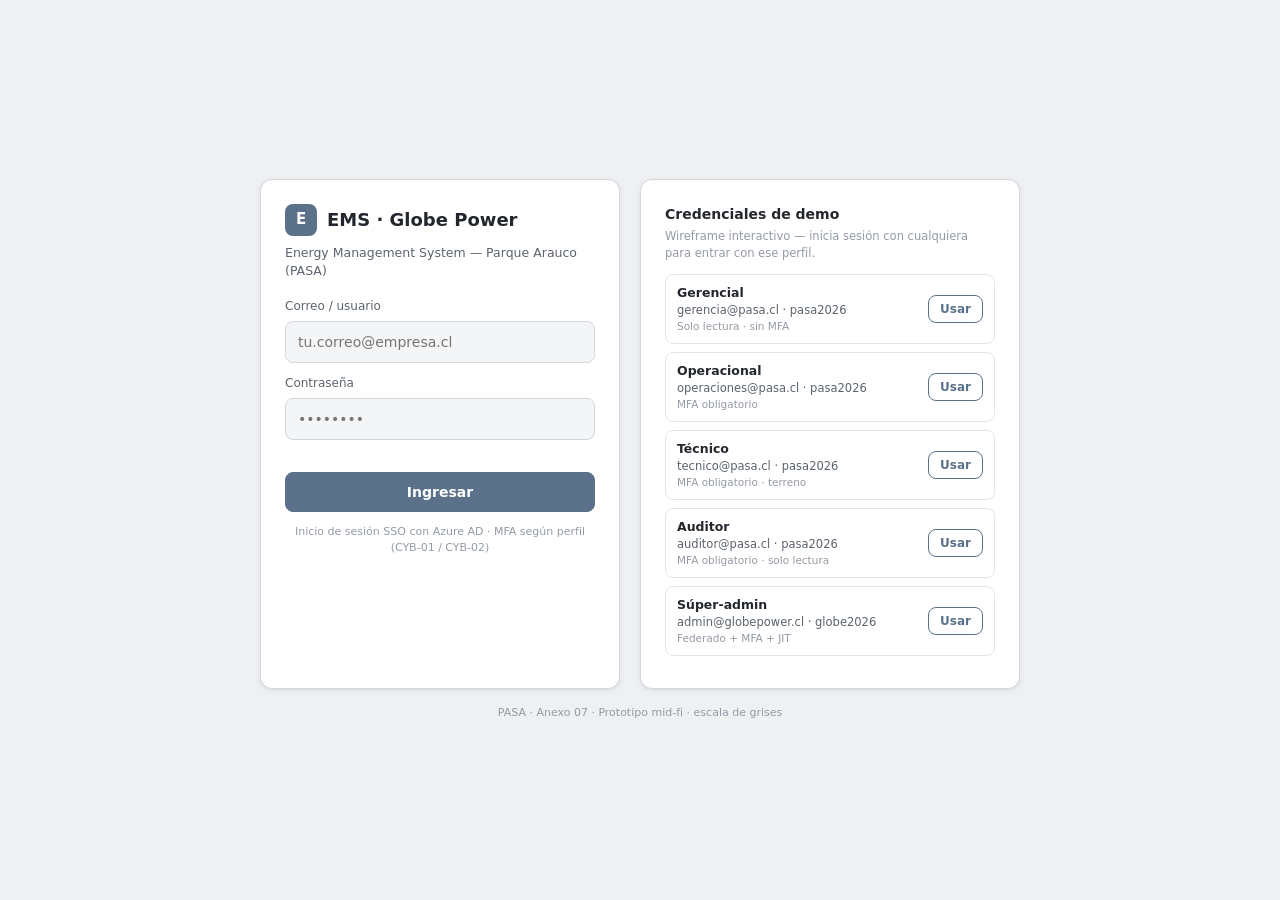
<file: prototipo/index.html>
<!doctype html>
<html lang="es">
<head>
<meta charset="utf-8">
<title>EMS PASA — Prototipo interactivo (mid-fi)</title>
<link rel="stylesheet" href="styles.css?v=7">
</head>
<body>
<div id="app"></div>
<div id="toast" class="toast"></div>
<script src="data.js?v=7"></script>
<script src="app.js?v=7"></script>
</body>
</html>
</file>
<file: prototipo/styles.css>
/* EMS · Prototipo interactivo mid-fi — escala de grises (sin color de marca aún) */
:root{
  --bg:#eef0f2; --surface:#ffffff; --surface-2:#f4f5f7; --surface-3:#e9ebee;
  --line:#d3d7dd; --line-2:#e2e5ea; --ink:#23272d; --ink-2:#5c636d; --ink-3:#949aa4;
  --accent:#5b7089; --accent-2:#48596e; --accent-bg:#e7ecf1;
  --ok:#c9ced6; --warn:#9aa1ac; --crit:#4b5059; --null:#eceef1;
  --radius:8px; --radius-lg:12px; --shadow:0 1px 2px rgba(20,25,35,.06),0 2px 8px rgba(20,25,35,.05);
  --shadow-pop:0 8px 28px rgba(20,25,35,.16);
  --font:'Segoe UI','Inter',system-ui,Arial,sans-serif;
  --topbar-h:56px; --side-w:236px;
}
*{box-sizing:border-box}
html,body{margin:0;height:100%;overflow:hidden}
body{font-family:var(--font);color:var(--ink);background:var(--bg);font-size:14px;line-height:1.45}
.num{font-variant-numeric:tabular-nums}
button{font-family:inherit}
a{color:inherit;text-decoration:none}

/* ---------- Topbar ---------- */
.topbar{position:fixed;top:0;left:0;right:0;height:var(--topbar-h);background:var(--surface);
  border-bottom:1px solid var(--line);display:flex;align-items:center;gap:14px;padding:0 16px;z-index:40}
.brand{display:flex;align-items:center;gap:8px;font-weight:700;font-size:13px;color:var(--ink);white-space:nowrap}
.brand .logo{width:24px;height:24px;border-radius:6px;background:var(--accent);color:#fff;display:grid;place-items:center;font-size:12px}
.profile-btn{display:flex;flex-direction:column;line-height:1.1;background:var(--accent-bg);border:1px solid var(--accent);
  border-radius:var(--radius);padding:5px 12px;cursor:pointer;min-width:150px}
.profile-btn .lbl{font-size:9px;color:var(--ink-3)}
.profile-btn .val{font-size:12px;color:var(--accent);font-weight:700;display:flex;justify-content:space-between;gap:8px}
.profile-tag{display:flex;flex-direction:column;line-height:1.1;background:var(--surface-2);border:1px solid var(--line);border-radius:var(--radius);padding:5px 12px;min-width:130px}
.profile-tag .lbl{font-size:9px;color:var(--ink-3)}
.profile-tag .val{font-size:12px;color:var(--ink);font-weight:700}
.auth{font-size:10.5px;color:var(--ink-3);white-space:nowrap}
.search{flex:1;min-width:0;max-width:420px;position:relative}
.search input{width:100%;height:34px;border:1px solid var(--line);border-radius:18px;padding:0 14px 0 34px;
  background:var(--surface-2);color:var(--ink);font-size:13px;outline:none;transition:.15s}
.search input:focus{border-color:var(--accent);background:#fff;box-shadow:0 0 0 3px var(--accent-bg)}
.search .ic{position:absolute;left:12px;top:8px;color:var(--ink-3);font-size:14px}
.top-right{margin-left:auto;display:flex;align-items:center;gap:14px}
.bell{position:relative;border:1px solid var(--line);background:var(--surface-2);border-radius:16px;
  padding:6px 12px;font-size:12px;color:var(--ink-2);cursor:pointer;display:flex;align-items:center;gap:6px}
.bell .badge{background:var(--crit);color:#fff;border-radius:9px;font-size:10px;padding:1px 6px;font-weight:700}
.user{text-align:right;line-height:1.15}
.user .em{font-size:12px;color:var(--ink-2)}
.user .se{font-size:9.5px;color:var(--ink-3)}

/* ---------- Sidebar ---------- */
.sidebar{position:fixed;top:var(--topbar-h);bottom:0;left:0;width:var(--side-w);background:var(--surface);
  border-right:1px solid var(--line);padding:14px 10px;overflow:auto;z-index:30;transition:transform .22s ease}
.navtoggle{border:1px solid var(--line);background:var(--surface-2);color:var(--ink-2);width:32px;height:32px;
  border-radius:8px;cursor:pointer;font-size:15px;display:flex;align-items:center;justify-content:center;flex:0 0 auto}
.navtoggle:hover{background:var(--surface-3);color:var(--ink)}
body.nav-collapsed .sidebar{transform:translateX(-100%)}
body.nav-collapsed .content{left:0}
.sidebar .cap{font-size:10px;color:var(--ink-3);font-weight:700;letter-spacing:.4px;padding:4px 10px 10px}
.navitem{display:block;padding:9px 12px;border-radius:var(--radius);font-size:13px;color:var(--ink-2);
  cursor:pointer;margin-bottom:2px;border-left:3px solid transparent;transition:.12s}
.navitem:hover{background:var(--surface-2);color:var(--ink)}
.navitem.active{background:var(--accent-bg);color:var(--accent);font-weight:700;border-left-color:var(--accent)}
.sidebar .foot{margin-top:16px;padding:10px;font-size:10px;color:var(--ink-3);border-top:1px solid var(--line-2)}

/* ---------- Content ---------- */
.content{position:fixed;top:var(--topbar-h);left:var(--side-w);right:0;bottom:0;overflow-y:auto;overflow-x:hidden;padding:22px 26px 48px;transition:left .22s ease}
.screen-head{display:flex;align-items:flex-start;justify-content:space-between;gap:16px;margin-bottom:6px}
.screen-head h1{font-size:21px;margin:0;font-weight:700}
.crumb{font-size:12.5px;color:var(--ink-2);font-weight:600;margin:2px 0 0}
.subtitle{font-size:12.5px;color:var(--ink-2);margin:2px 0 0}
.head-right{display:flex;align-items:center;justify-content:flex-end;flex-wrap:wrap;gap:8px 10px;white-space:nowrap;max-width:62%}
.devtag{font-size:10.5px;color:var(--ink-3);border:1px solid var(--line);border-radius:12px;padding:3px 10px}
.live{font-size:11px;color:var(--ink-2);display:flex;align-items:center;gap:6px}
.live .d{width:8px;height:8px;border-radius:50%;background:var(--ink-3);animation:pulse 1.8s infinite}
@keyframes pulse{0%,100%{opacity:.4}50%{opacity:1}}

/* ---------- Buttons ---------- */
.btn{border:1px solid var(--accent);background:#fff;color:var(--accent);border-radius:var(--radius);
  padding:8px 14px;font-size:12.5px;font-weight:600;cursor:pointer;transition:.12s}
.btn:hover{background:var(--accent-bg)}
.btn-primary{background:var(--accent);color:#fff}
.btn-primary:hover{background:var(--accent-2)}
.btn-sm{padding:6px 11px;font-size:12px}

/* ---------- Filters ---------- */
.filters{background:var(--surface);border:1px solid var(--line);border-radius:var(--radius);padding:8px 12px;margin:14px 0 18px}
.filters .frow{display:flex;align-items:center;gap:8px;flex-wrap:wrap}
.filters .flabel{font-size:11px;color:var(--ink-2);font-weight:700;margin-right:2px}
.fspacer{flex:1 1 auto;min-width:12px}
.fcount{font-size:11.5px;color:var(--ink-2);font-weight:600;white-space:nowrap}
.fclear{border:none;background:none;color:var(--accent);font-size:12px;font-weight:600;cursor:pointer;padding:4px 6px;border-radius:6px}
.fclear:hover{background:var(--accent-bg)}
.fchips{display:flex;gap:6px;flex-wrap:wrap;margin-top:9px}
.fchips:empty{display:none}
.achip{display:inline-flex;align-items:center;gap:8px;background:var(--accent-bg);border:1px solid var(--accent);color:var(--accent);
  border-radius:14px;padding:3px 6px 3px 11px;font-size:11px;font-weight:600}
.achip b{cursor:pointer;font-weight:700;padding:0 3px;border-radius:8px}
.achip b:hover{background:var(--accent);color:#fff}
.filter{display:flex;align-items:center;gap:6px;border:1px solid var(--line);background:var(--surface-2);
  border-radius:16px;padding:5px 10px;font-size:12px;color:var(--ink-2);cursor:pointer;transition:.12s}
.filter:hover{border-color:var(--accent);color:var(--accent)}
.filter .fn{color:var(--ink-3)}
.filter select{border:none;background:transparent;font:inherit;color:var(--accent);font-weight:600;cursor:pointer;outline:none}
.filters .none{font-size:12px;color:var(--ink-3)}

/* ---------- Grid + cards ---------- */
.grid{display:grid;grid-template-columns:repeat(12,minmax(0,1fr));grid-auto-flow:row dense;gap:16px;align-items:start}
.s1{grid-column:span 1}.s2{grid-column:span 2}.s3{grid-column:span 3}.s4{grid-column:span 4}.s5{grid-column:span 5}.s6{grid-column:span 6}
.s7{grid-column:span 7}.s8{grid-column:span 8}.s9{grid-column:span 9}.s10{grid-column:span 10}.s11{grid-column:span 11}.s12{grid-column:span 12}
.card{background:var(--surface);border:1px solid var(--line);border-radius:var(--radius-lg);
  box-shadow:var(--shadow);padding:14px 16px;position:relative;min-width:0}
.card > .ct{font-size:13px;font-weight:700;color:var(--ink);margin:0 0 2px}
.card > .cm{font-size:11px;color:var(--ink-3);margin:0 0 10px}
.reqs{position:absolute;right:12px;bottom:8px;font-size:10px;color:var(--accent);font-weight:600}
.card.pad-b{padding-bottom:26px}

/* KPI */
.kpi .val{font-size:26px;font-weight:700;line-height:1.1;margin-top:2px}
.kpi .delta{font-size:11px;color:var(--ink-2);margin-top:3px}
.kpi .spark{margin-top:8px}

/* tables */
table.tbl{width:100%;border-collapse:collapse;font-size:12.5px}
table.tbl th{text-align:left;background:var(--surface-3);color:var(--ink);font-weight:700;font-size:11px;
  padding:7px 8px;position:sticky;top:0;cursor:pointer;user-select:none;white-space:nowrap}
table.tbl th:hover{background:var(--line-2)}
table.tbl td{padding:7px 8px;border-bottom:1px solid var(--line-2);color:var(--ink-2);vertical-align:middle}
table.tbl tr.row{cursor:pointer}
table.tbl tr.row:hover td{background:var(--surface-2)}
table.tbl tr.exp td{background:var(--surface-2);color:var(--ink-2);font-size:12px}
.cellbar{height:8px;border-radius:4px;background:var(--surface-3);display:inline-block;vertical-align:middle}
.chev{display:inline-block;transition:.15s;color:var(--ink-3)}
.chev.open{transform:rotate(90deg)}

/* tabla como cards (móvil) */
.tcards{display:flex;flex-direction:column;gap:8px}
.tcard{border:1px solid var(--line-2);border-radius:8px;padding:10px 12px;background:var(--surface)}
.tcard[data-act]{cursor:pointer}
.tc-title{font-weight:700;font-size:13px;margin-bottom:6px;display:flex;align-items:center;gap:6px}
.tc-row{display:flex;justify-content:space-between;gap:12px;padding:4px 0;font-size:12px;border-top:1px dashed var(--line-2)}
.tc-k{color:var(--ink-3);white-space:nowrap}
.tc-v{color:var(--ink);text-align:right;min-width:0}
.tc-exp{margin-top:8px;padding-top:8px;border-top:1px solid var(--line-2);font-size:11.5px;color:var(--ink-2)}

/* dots / status */
.dot{width:10px;height:10px;border-radius:50%;display:inline-block;vertical-align:middle;border:1px solid var(--line)}
.dot.ok{background:var(--ok)} .dot.warn{background:var(--warn)} .dot.crit{background:var(--crit)} .dot.null{background:var(--null)}
.sev{font-size:10px;font-weight:700;color:#fff;border-radius:4px;padding:1px 6px;letter-spacing:.3px}
.sev.crit{background:var(--crit)} .sev.warn{background:var(--warn)} .sev.null{background:var(--ink-3)}

/* legend */
.legend{display:flex;gap:18px;align-items:center;font-size:11.5px;color:var(--ink-2)}
.legend b{font-weight:700;margin-right:4px}
.legend span{display:flex;align-items:center;gap:6px}

/* charts */
.bars{display:flex;align-items:flex-end;gap:6px;height:150px;padding-top:8px;border-left:1px solid var(--line);border-bottom:1px solid var(--line)}
.bars .bar{flex:1;background:var(--surface-3);border:1px solid var(--line);border-bottom:none;border-radius:3px 3px 0 0;min-width:6px;transition:.15s}
.bars .bar:hover{background:var(--accent-bg);border-color:var(--accent)}
.bars .bar.stk{display:flex;flex-direction:column-reverse;border:none;background:none}
.bars .bar.stk i{display:block;border-radius:2px 2px 0 0}
.bars .bar.hl{background:var(--accent);border-color:var(--accent)}
.chartwrap{position:relative}
.thr{position:absolute;left:0;right:0;border-top:1px dashed var(--ink-3);font-size:9px;color:var(--ink-3)}
.bars .bar{position:relative}
.bar .bv{position:absolute;top:-14px;left:0;right:0;text-align:center;font-size:8.5px;color:var(--ink-2)}
.chart .xlabs{display:flex;font-size:9px;color:var(--ink-3);margin-top:5px}
.chart .xlabs span{flex:1;text-align:center}
.clegend{display:flex;gap:16px;font-size:10.5px;color:var(--ink-2);margin-top:9px}
.clegend i{display:inline-block;width:10px;height:10px;border-radius:2px;margin-right:5px;vertical-align:-1px}
.thrnote{font-size:9.5px;color:var(--ink-3);margin-top:3px}

/* map */
.map{position:relative;height:280px;background:repeating-linear-gradient(0deg,var(--surface-2),var(--surface-2) 22px,#eff1f4 22px,#eff1f4 23px),repeating-linear-gradient(90deg,var(--surface-2),var(--surface-2) 22px,#eff1f4 22px,#eff1f4 23px);
  border:1px solid var(--line);border-radius:var(--radius);overflow:hidden}
.marker{position:absolute;width:20px;height:20px;border-radius:50%;transform:translate(-50%,-50%);border:2px solid #fff;
  box-shadow:0 0 0 1.5px rgba(30,36,44,.35),0 1px 3px rgba(0,0,0,.3);cursor:pointer;transition:.12s}
.marker:hover{width:24px;height:24px;z-index:2}
.marker.ok{background:var(--ok)} .marker.warn{background:var(--warn)} .marker.crit{background:var(--crit)} .marker.null{background:var(--null)}
.map .maplabel{position:absolute;left:50%;top:50%;transform:translate(-50%,-50%);color:var(--ink-3);font-size:12px;text-align:center;width:80%}
.maptools{display:flex;align-items:center;gap:8px;margin:2px 0 12px;flex-wrap:wrap}
.lvlchip{font-size:12px;color:var(--ink-2)}
.lvlsep{color:var(--ink-3)}
.lvlnow{color:var(--accent);font-weight:700}
.mapstage{min-height:360px}
.floorwrap{border:1px solid var(--line);border-radius:var(--radius);background:#fafbfc;padding:12px}
.floorhint{font-size:11px;color:var(--ink-3);margin-top:10px;text-align:center}

/* planta */
.planta{display:grid;grid-template-columns:repeat(6,1fr);gap:6px}
.planta .cell{aspect-ratio:1.4;border-radius:4px;border:1px solid var(--line-2);cursor:pointer;transition:.12s}
.planta .cell:hover{outline:2px solid var(--accent);outline-offset:-2px}

/* tree */
.tree{font-size:13px}
.tree .tn{display:flex;align-items:center;gap:8px;padding:6px 6px;border-radius:6px;cursor:pointer}
.tree .tn:hover{background:var(--surface-2)}
.tree .tn.active{background:var(--accent-bg);color:var(--accent);font-weight:600}
.tree .tn.lvl1{padding-left:22px} .tree .tn.lvl2{padding-left:42px;font-size:12px}

/* feed / timeline */
.feed .it,.timeline .it{display:flex;gap:9px;align-items:flex-start;padding:7px 0;border-bottom:1px solid var(--line-2);font-size:12.5px}
.feed .it:last-child,.timeline .it:last-child{border-bottom:none}
.feed .it .tx{color:var(--ink-2)}
.timeline{position:relative;padding-left:6px}

/* gauges */
.gauges{display:flex;justify-content:space-around;gap:10px;padding:8px 0}
.gauge{text-align:center}
.gauge .ring{width:76px;height:76px;border-radius:50%;background:conic-gradient(var(--accent) 0 62%,var(--surface-3) 62% 100%);
  display:grid;place-items:center;margin:0 auto}
.gauge .ring i{width:56px;height:56px;border-radius:50%;background:var(--surface);display:grid;place-items:center;font-size:12px;color:var(--ink)}
.gauge .gl{font-size:11px;color:var(--ink-2);margin-top:6px}

/* forms */
.form .fg{margin-bottom:12px}
.form label{display:block;font-size:12px;color:var(--ink-2);margin-bottom:5px}
.form input,.form select,.form textarea{width:100%;border:1px solid var(--line);border-radius:var(--radius);
  padding:9px 11px;font:inherit;font-size:13px;background:var(--surface-2);color:var(--ink);outline:none;transition:.12s}
.form input:focus,.form select:focus,.form textarea:focus{border-color:var(--accent);background:#fff;box-shadow:0 0 0 3px var(--accent-bg)}
.form textarea{min-height:64px;resize:vertical}
.checks{display:grid;grid-template-columns:repeat(2,minmax(0,1fr));gap:8px 16px;padding:10px 12px;border:1px solid var(--line);border-radius:var(--radius);background:var(--surface-2)}
.chk{display:flex;align-items:center;gap:8px;font-size:12.5px;color:var(--ink-2);cursor:pointer}
.chk input{width:15px;height:15px;flex:0 0 auto;accent-color:var(--accent);cursor:pointer}
.dropzone{border:1.5px dashed var(--line);border-radius:var(--radius);padding:16px;text-align:center;color:var(--ink-3);font-size:12px;background:var(--surface-2)}
.sign{border:1px solid var(--line);border-radius:var(--radius);height:56px;background:repeating-linear-gradient(45deg,var(--surface-2),var(--surface-2) 6px,#eef0f3 6px,#eef0f3 12px);display:grid;place-items:center;color:var(--ink-3);font-size:12px}

/* heatmap */
.heat{display:grid;gap:3px}
.heat .hc{aspect-ratio:1;border-radius:2px}

/* tabs */
.tabs{display:flex;gap:6px;flex-wrap:wrap}
.tab{border:1px solid var(--line);background:var(--surface-2);border-radius:16px;padding:5px 14px;font-size:12px;
  color:var(--ink-2);cursor:pointer;transition:.12s}
.tab:hover{border-color:var(--accent);color:var(--accent)}
.tab.active{background:var(--accent-bg);border-color:var(--accent);color:var(--accent);font-weight:700}

/* actions row */
.actions{display:flex;gap:10px;flex-wrap:wrap;align-items:center}
.actstatus{margin-left:auto;font-size:11.5px}

/* panel list */
.plist{margin:0;padding:0;list-style:none}
.plist li{padding:5px 0 5px 16px;position:relative;font-size:12.5px;color:var(--ink-2);border-bottom:1px solid var(--line-2)}
.plist li:last-child{border-bottom:none}
.plist li:before{content:"";position:absolute;left:2px;top:12px;width:5px;height:5px;border-radius:50%;background:var(--ink-3)}

/* ---------- phone frame (móvil) ---------- */
.phonewrap{display:flex;gap:34px;align-items:flex-start;flex-wrap:wrap}
.phone{width:390px;height:800px;background:var(--surface);border:10px solid #cfd4da;border-radius:34px;
  box-shadow:var(--shadow-pop);position:relative;overflow:hidden;flex:0 0 auto}
.phone .p-top{height:52px;border-bottom:1px solid var(--line);display:flex;align-items:center;gap:10px;padding:0 14px}
.phone .p-body{position:absolute;top:52px;bottom:120px;left:0;right:0;overflow:auto;padding:12px 12px 8px}
.phone .p-body .card{grid-column:auto;margin-bottom:12px}
.phone .p-primary{position:absolute;left:0;right:0;bottom:64px;height:56px;border-top:1px solid var(--line);
  background:var(--surface);display:flex;align-items:center;padding:0 12px}
.phone .p-primary .btn{flex:1;text-align:center;padding:12px}
.phone .p-nav{position:absolute;left:0;right:0;bottom:0;height:64px;border-top:1px solid var(--line);
  background:var(--surface);display:flex}
.phone .p-nav .n{flex:1;display:flex;flex-direction:column;align-items:center;justify-content:center;gap:3px;font-size:9px;color:var(--ink-3)}
.phone .p-nav .n .d{width:6px;height:6px;border-radius:50%;background:var(--ink-3)}
.phone .p-nav .n.active{color:var(--accent)} .phone .p-nav .n.active .d{background:var(--accent)}
.phone-note{max-width:320px;font-size:12.5px;color:var(--ink-2)}
.phone-note h3{font-size:14px;margin:0 0 8px}
/* vista móvil a pantalla completa (solo el teléfono) */
.mobile-only{position:fixed;inset:0;background:var(--surface-3);display:flex;align-items:center;justify-content:center;padding:20px;overflow:auto}
.phone.big{width:404px;height:calc(100vh - 56px);max-height:880px}
.p-top .phamb{font-size:18px;cursor:pointer;color:var(--ink)}
.p-top .p-brand{min-width:0}
.p-top .p-brand .pb1{font-size:12px;font-weight:700}
.p-top .p-brand .pb2{font-size:9px;color:var(--ink-3);white-space:nowrap;overflow:hidden;text-overflow:ellipsis;max-width:240px}
.p-top .pexit{margin-left:auto;font-size:16px;color:var(--ink-3);cursor:pointer}
.p-nav .n{cursor:pointer}
.mmenu{position:absolute;top:52px;left:0;right:0;bottom:0;background:var(--surface);z-index:6;padding:10px;overflow:auto}
.mm-hd{font-size:10px;color:var(--ink-3);font-weight:700;letter-spacing:.4px;padding:6px 10px 10px}
.mm-item{display:block;padding:13px 12px;border-radius:8px;font-size:14px;color:var(--ink);border-bottom:1px solid var(--line-2);cursor:pointer}
.mm-item:hover{background:var(--surface-2)}
.mm-exit{color:var(--accent);border-bottom:none;margin-top:10px;font-weight:600}

/* ---------- overlays ---------- */
.toast{position:fixed;bottom:24px;left:50%;transform:translateX(-50%) translateY(20px);background:var(--ink);color:#fff;
  padding:11px 18px;border-radius:var(--radius);font-size:13px;box-shadow:var(--shadow-pop);opacity:0;pointer-events:none;
  transition:.25s;z-index:80}
.toast.show{opacity:1;transform:translateX(-50%) translateY(0)}
.pop{position:absolute;background:var(--surface);border:1px solid var(--line);border-radius:var(--radius);
  box-shadow:var(--shadow-pop);z-index:60;overflow:hidden;min-width:220px}
.pop .pi{padding:10px 12px;font-size:12.5px;color:var(--ink-2);cursor:pointer;border-bottom:1px solid var(--line-2);display:flex;gap:8px;align-items:center}
.pop .pi:last-child{border-bottom:none}
.pop .pi:hover{background:var(--surface-2);color:var(--ink)}
.pop .stag{display:inline-block;background:var(--surface-3);color:var(--ink-2);font-size:9.5px;border-radius:4px;padding:1px 6px;margin-right:8px;min-width:58px;text-align:center;font-weight:600}
.searchpop{position:absolute;top:46px;left:0;width:100%;}
.backdrop{position:fixed;inset:0;z-index:50}

/* ---------- login ---------- */
.login{position:fixed;inset:0;overflow:auto;background:var(--bg);display:flex;flex-direction:column;align-items:center;justify-content:center;gap:16px;padding:24px}
.login-inner{display:flex;gap:20px;align-items:stretch;flex-wrap:wrap;justify-content:center;width:100%;max-width:800px}
.login-card{background:var(--surface);border:1px solid var(--line);border-radius:12px;box-shadow:var(--shadow);padding:24px;width:360px;max-width:100%}
.brand-lg{display:flex;align-items:center;gap:10px;font-weight:700;font-size:18px}
.brand-lg .logo{width:32px;height:32px;border-radius:8px;background:var(--accent);color:#fff;display:grid;place-items:center;font-size:15px}
.login-sub{font-size:12.5px;color:var(--ink-2);margin:8px 0 18px}
.lfield{margin-bottom:12px}
.lfield label{display:block;font-size:12px;color:var(--ink-2);margin-bottom:5px}
.lfield input{width:100%;border:1px solid var(--line);border-radius:8px;padding:10px 12px;font:inherit;font-size:14px;background:var(--surface-2);color:var(--ink);outline:none}
.lfield input:focus{border-color:var(--accent);background:#fff;box-shadow:0 0 0 3px var(--accent-bg)}
.lg-err{color:var(--crit);font-size:12px;min-height:16px;margin-bottom:4px}
.lg-go{width:100%;padding:11px;font-size:14px}
.lg-mfa{font-size:11px;color:var(--ink-3);margin-top:12px;text-align:center}
.login-card.creds{width:380px}
.lc-title{font-weight:700;font-size:14px}
.lc-note{font-size:11.5px;color:var(--ink-3);margin:4px 0 12px}
.lc-row{display:flex;align-items:center;justify-content:space-between;gap:10px;border:1px solid var(--line-2);border-radius:8px;padding:9px 11px;margin-bottom:8px}
.lc-info{min-width:0}
.lc-p{font-weight:700;font-size:12.5px}
.lc-e{font-size:11.5px;color:var(--ink-2);font-variant-numeric:tabular-nums}
.lc-m{font-size:10.5px;color:var(--ink-3)}
.login-foot{font-size:11px;color:var(--ink-3)}

/* modal de flujo (Generar reporte) */
.modal-backdrop{position:fixed;inset:0;background:rgba(20,25,35,.45);display:flex;align-items:center;justify-content:center;z-index:90;padding:20px}
.modal{background:var(--surface);border:1px solid var(--line);border-radius:12px;box-shadow:var(--shadow-pop);width:460px;max-width:100%;overflow:hidden}
/* Modal confinado al teléfono en perfil móvil (simula uso real en pantalla) */
.phone .modal-backdrop{position:absolute;inset:0;z-index:50;padding:12px;border-radius:24px}
.phone .modal{width:100%;max-width:100%;max-height:100%;display:flex;flex-direction:column}
.phone .modal .modal-bd{overflow:auto;-webkit-overflow-scrolling:touch}
.phone .modal .modal-hd,.phone .modal .modal-ft{flex:0 0 auto}
.modal-hd{display:flex;justify-content:space-between;align-items:center;padding:14px 18px;border-bottom:1px solid var(--line);font-weight:700;font-size:14px}
.modal-bd{padding:16px 18px;font-size:13px;color:var(--ink-2)}
.modal-ft{display:flex;gap:10px;justify-content:flex-end;padding:12px 18px;border-top:1px solid var(--line)}
.mx{border:none;background:none;font-size:15px;color:var(--ink-3);cursor:pointer}
.mlist{margin:0 0 12px;padding:0;list-style:none}
.mlist li{padding:5px 0;border-bottom:1px solid var(--line-2)}
.mlist b{color:var(--ink)}
.progress{height:8px;background:var(--surface-3);border-radius:5px;overflow:hidden;margin:8px 0}
.progress i{display:block;height:100%;width:8%;background:var(--accent);transition:width 1.4s ease}
.mnote{font-size:11.5px;color:var(--ink-3)}
.mok{color:var(--ink);background:var(--accent-bg);border:1px solid var(--accent);border-radius:8px;padding:9px 11px;font-size:12.5px}
.alarmctx{background:var(--surface-2);border:1px solid var(--line);border-radius:8px;padding:10px 12px;margin-bottom:14px;font-size:12.5px;color:var(--ink)}
.alarmctx .muted{color:var(--ink-3)}
.frow2{display:flex;gap:12px}
.frow2 .fg{flex:1;min-width:0}
.pill-ok{display:inline-block;background:var(--ok);color:var(--ink);border:1px solid var(--line);border-radius:10px;padding:1px 9px;font-size:10.5px;font-weight:700}
.pill-warn{display:inline-block;background:var(--warn);color:#fff;border-radius:10px;padding:1px 9px;font-size:10.5px;font-weight:700}
.btn-danger{background:var(--crit);border-color:var(--crit);color:#fff}
.btn-danger:hover{background:#3a3f47}
.lnk{color:var(--accent);cursor:pointer;font-weight:600}
tr.newrow td{background:var(--accent-bg)!important;transition:background 1.4s ease}
.hint{position:fixed;bottom:16px;right:16px;background:var(--surface);border:1px solid var(--line);border-radius:var(--radius);
  padding:8px 12px;font-size:11px;color:var(--ink-3);box-shadow:var(--shadow);z-index:20}
/* ---------- responsive: se adapta al ancho ---------- */
/* Se mantiene la grilla de 12 columnas en todo el rango de laptop/escritorio
   (incl. 1280/1366/1440) para no apilar tarjetas pequeñas como los KPIs. */
@media(max-width:1140px){ .topbar .auth{display:none} }
@media(max-width:880px){
  :root{--side-w:200px}
  .grid{grid-template-columns:repeat(6,minmax(0,1fr))}
  .s1,.s2,.s3,.s4{grid-column:span 3}
  .s5,.s6,.s7,.s8,.s9,.s10,.s11,.s12{grid-column:span 6}
}
@media(max-width:680px){
  .grid{grid-template-columns:1fr}
  .s1,.s2,.s3,.s4,.s5,.s6,.s7,.s8,.s9,.s10,.s11,.s12{grid-column:auto}
  .sidebar{display:none}.content{left:0}
  .topbar .user{display:none}
  .phonewrap{flex-direction:column}
}
</file>
